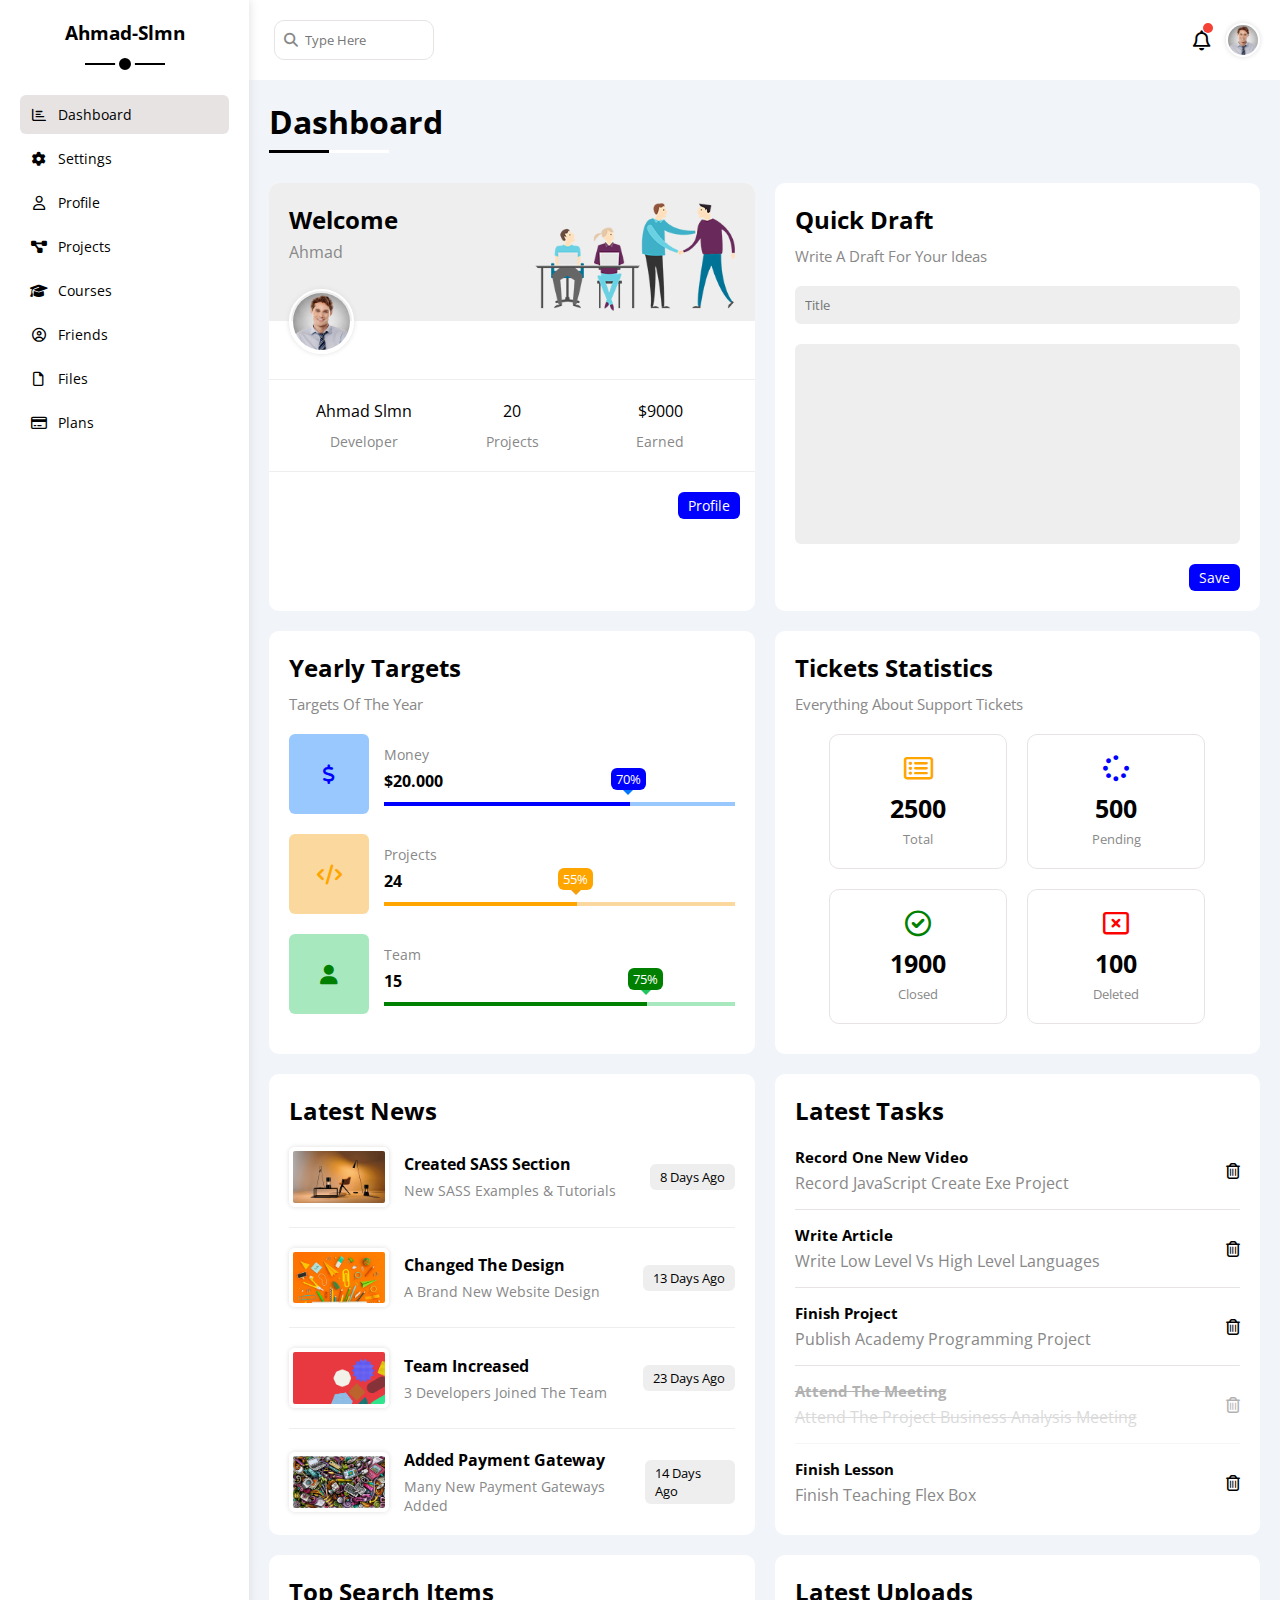
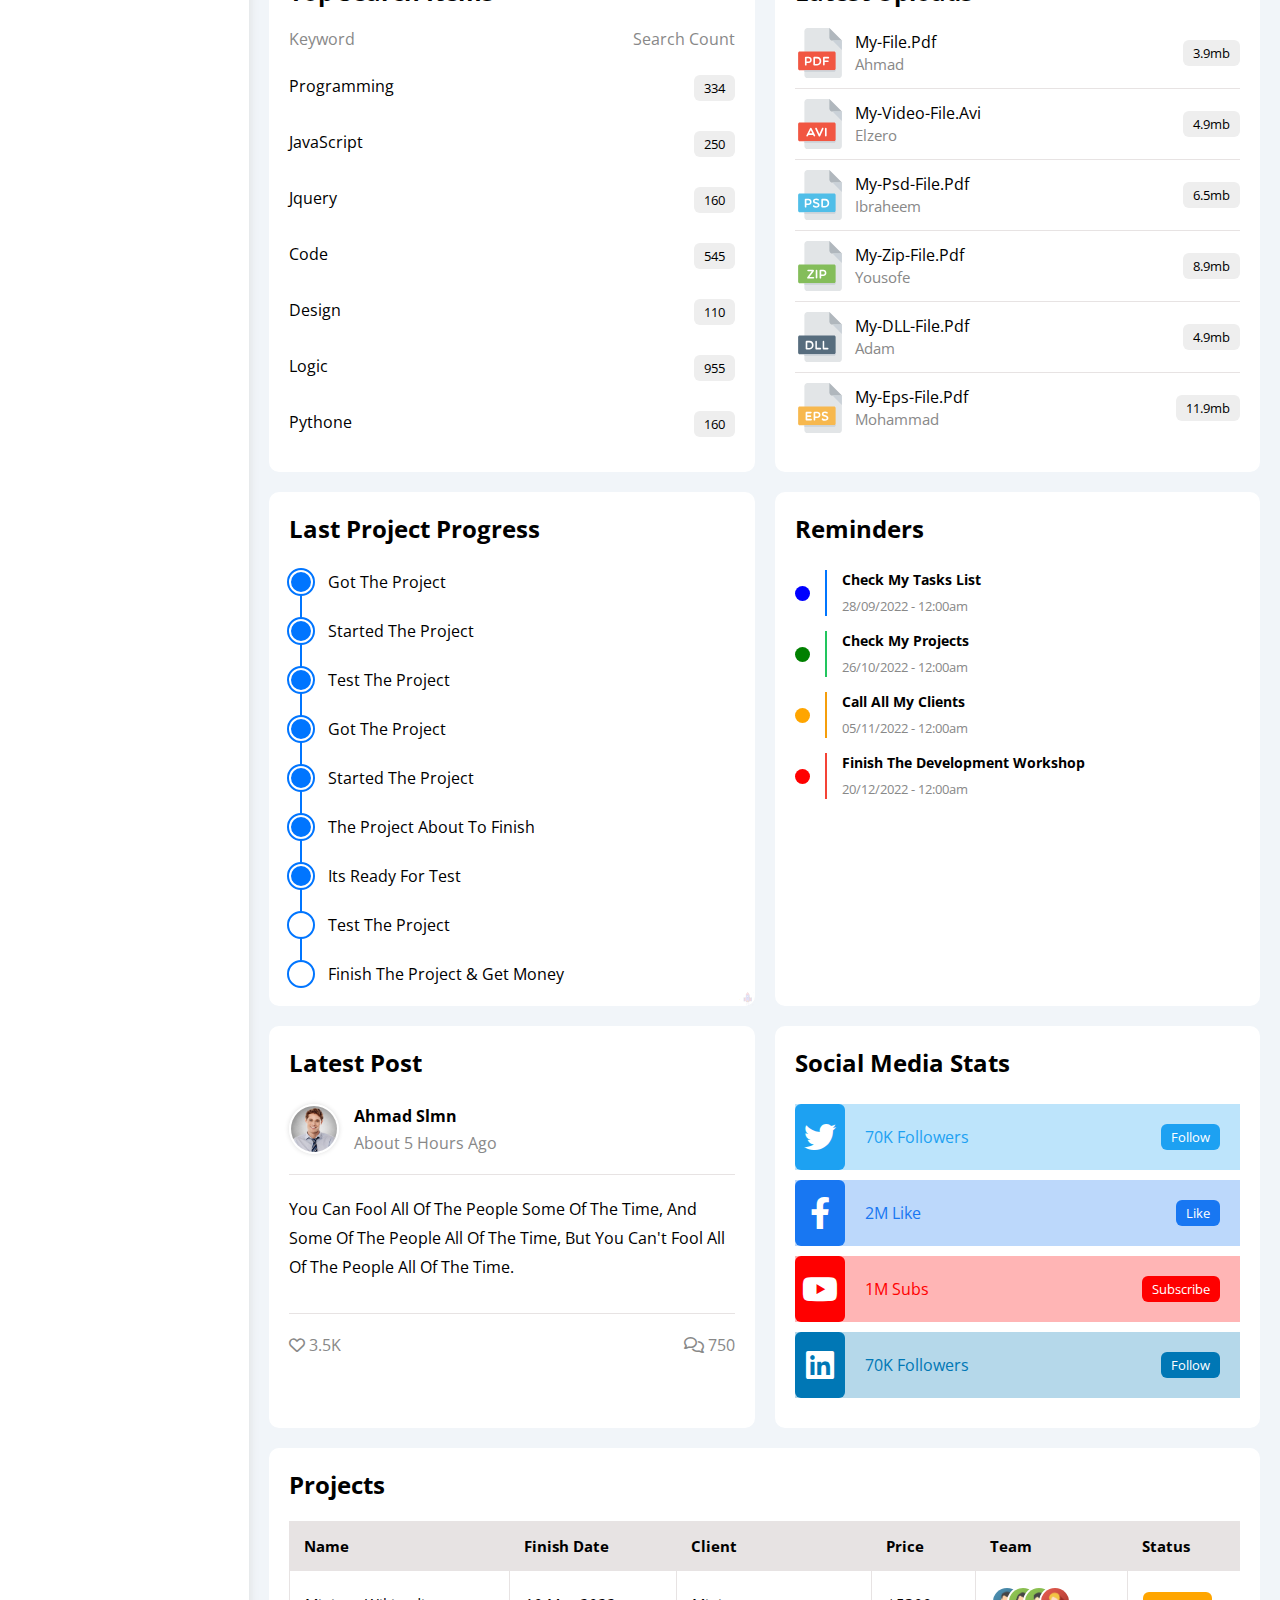
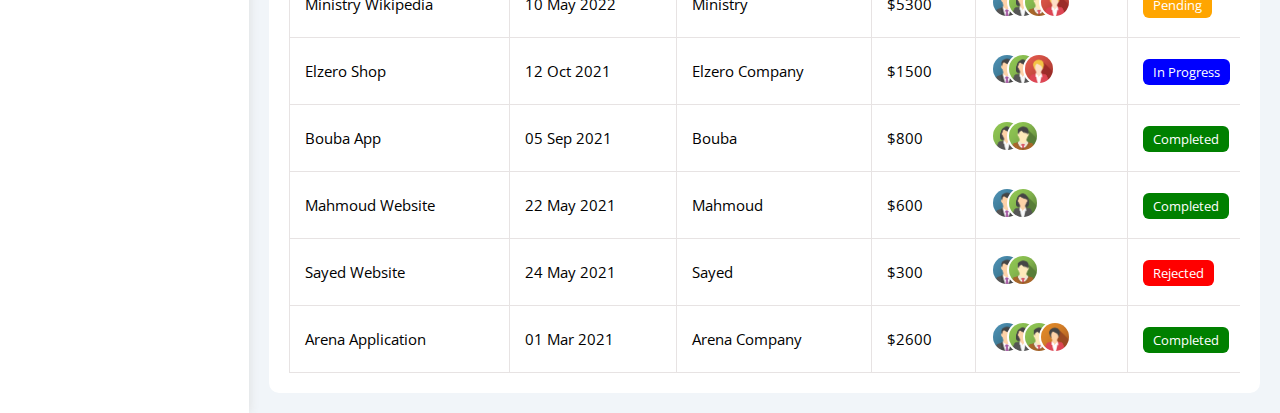
<file: index.html>
<!DOCTYPE html>
<html lang="en">

<head>
    <meta charset="UTF-8" />
    <meta http-equiv="X-UA-Compatible" content="IE=edge" />
    <meta name="viewport" content="width=device-width, initial-scale=1.0" />
    <title>Dashboard</title>
    <!-- Font Awesome -->
    <link rel="stylesheet" href="css/all.min.css" />
    <!-- Normalize -->
    <link href="css/normalize.css" />
    <link rel="preconnect" href="https://fonts.googleapis.com" />
    <link rel="preconnect" href="https://fonts.gstatic.com" crossorigin />
    <!-- Google Fonts -->
    <link href="https://fonts.googleapis.com/css2?family=Open+Sans:wght@300;500&display=swap" rel="stylesheet" />
    <!-- My Frame Work -->
    <link rel="stylesheet" href="css/myframework.css" />
    <!-- Main Css Style -->
    <link rel="stylesheet" href="css/style.css" />
</head>

<body>
    <div class="page d-flex">
        <!-- Star Sidebar -->
        <div class="sidebar bg-white p-20 p-relative">
            <h3 class="p-relative txt-c">ahmad<span>-slmn</span></h3>
            <ul>
                <li><a href="index.html" class="active d-flex align-center fs-14 c-black rad-6 p-10"> <i class="fa-regular fa-chart-bar fa-fw"></i>
                        <span>Dashboard</span>
                    </a>
                </li>
                <li>
                    <a class="d-flex align-center fs-14 c-black rad-6 p-10" href="settings.html">
                        <i class="fa-solid fa-gear fa-fw"></i>
                        <span>Settings</span>
                    </a>
                </li>
                <li>
                    <a class="d-flex align-center fs-14 c-black rad-6 p-10" href="profile.html">
                        <i class="fa-regular fa-user fa-fw"></i>
                        <span>Profile</span>
                    </a>
                </li>
                <li>
                    <a class="d-flex align-center fs-14 c-black rad-6 p-10" href="projects.html">
                        <i class="fa-solid fa-diagram-project fa-fw"></i>
                        <span>Projects</span>
                    </a>
                </li>
                <li>
                    <a class="d-flex align-center fs-14 c-black rad-6 p-10" href="courses.html">
                        <i class="fa-solid fa-graduation-cap fa-fw"></i>
                        <span>Courses</span>
                    </a>
                </li>
                <li>
                    <a class="d-flex align-center fs-14 c-black rad-6 p-10" href="friends.html">
                        <i class="fa-regular fa-circle-user fa-fw"></i>
                        <span>Friends</span>
                    </a>
                </li>
                <li>
                    <a class="d-flex align-center fs-14 c-black rad-6 p-10" href="files.html">
                        <i class="fa-regular fa-file fa-fw"></i>
                        <span>Files</span>
                    </a>
                </li>
                <li>
                    <a class="d-flex align-center fs-14 c-black rad-6 p-10" href="plans.html">
                        <i class="fa-regular fa-credit-card fa-fw"></i>
                        <span>Plans</span>
                    </a>
                </li>
            </ul>
        </div>
        <!-- End Sidebar -->

        <!-- Star Content -->
        <div class="content w-full">
            <!-- Start Head -->
            <div class="head bg-white p-15 between-flex">
                <div class="search p-relative">
                    <input class="p-10" type="search" placeholder="type here">
                </div>
                <div class="icons d-flex align-center">
                    <span class="p-relative notfication d-flex align-center">
                        <i class="fa-regular fa-bell fa-lg"></i>
                        <img src="imgs/client.png" alt="" />
                    </span>
                </div>
            </div>
            <!-- End Head -->
            <h1 class="p-relative">Dashboard</h1>
            <div class="wrapper d-grid gap-20">
                <!-- Start Welcome Widget -->
                <div class="welcome bg-white rad-10 text-c-mobil block-mobile">
                    <div class="intro p-20 d-flex space-between bg-eee">
                        <div>
                            <h2>Welcome</h2>
                            <p class="c-grey mt-5">Ahmad</p>
                        </div>
                        <img class="hide-mobile" src="imgs/welcome.png" alt="" />
                    </div>
                    <img src="imgs/client.png" alt="" class="avatar" />
                    <div class="body txt-c d-flex p-20 mt-20 mb-20 block-mobile">
                        <div>Ahmad Slmn <span class="d-block c-grey fs-14 mt-10">Developer</span></div>
                        <div>20 <span class="d-block c-grey fs-14 mt-10">Projects</span></div>
                        <div>$9000 <span class="d-block c-grey fs-14 mt-10">Earned</span></div>
                    </div>
                    <a href="profile.html" class="visit d-block fs-14 bg-blue c-white w-fit btn-shape">Profile</a>
                </div>
                <!-- End  Welcome Widget -->

                <!-- Start Quick Draft Widget -->
                <div class="quick-draft p-20 bg-white rad-10">
                    <h2 class="mt-0 mb-10">Quick Draft</h2>
                    <p class="mt-0 mb-20 c-grey fs-15">Write A Draft For Your Ideas</p>
                    <form>
                        <input class="d-block mb-20 w-full p-10 b-none bg-eee rad-6" type="text" placeholder="Title" />
                        <textarea class="d-block mb-20 w-full p-10 b-none bg-eee rad-6" id="myInput" maxlength="200" placeholder="Your Thought"> </textarea>
                        <input class="save d-block fs-14 bg-blue c-white b-none w-fit btn-shape" type="submit" value="Save" />
                        <span id="charCount"></span>
                    </form>
                </div>
                <!-- End Quick Draft Widget -->

                <!-- Start Targets Widget -->
                <div class="targets p-20 bg-white rad-10">
                    <h2 class="mt-0 mb-10">Yearly Targets</h2>
                    <p class="mt-0 mb-20 c-grey fs-15">Targets Of The Year</p>
                    <div class="target-row mb-20 blue d-flex align-center">
                        <div class="icon center-flex">
                            <i class="fa-solid fa-dollar-sign fa-lg c-blue"></i>
                        </div>
                        <div class="details">
                            <span class="fs-14 c-grey">Money</span>
                            <span class="d-block mt-5 mb-10 fw-bold">$20.000</span>
                            <div class="progress p-relative">
                                <span class="bg-blue blue" style="width: 70%">
                                    <span class="bg-blue">70%</span>
                                </span>
                            </div>
                        </div>
                    </div>
                    <div class="target-row mb-20 center-flex orange">
                        <div class="icon center-flex">
                            <i class="fa-solid fa-code fa-lg c-orange"></i>
                        </div>
                        <div class="details">
                            <span class="fs-14 c-grey">Projects</span>
                            <span class="d-block mt-5 mb-10 fw-bold">24</span>
                            <div class="progress p-relative">
                                <span class="bg-orange orange" style="width: 55%">
                                    <span class="bg-orange">55%</span>
                                </span>
                            </div>
                        </div>
                    </div>
                    <div class="target-row mb-20 center-flex green">
                        <div class="icon center-flex">
                            <i class="fa-solid fa-user fa-lg c-green"></i>
                        </div>
                        <div class="details">
                            <span class="fs-14 c-grey">Team</span>
                            <span class="d-block mt-5 mb-10 fw-bold">15</span>
                            <div class="progress p-relative">
                                <span class="bg-green green" style="width: 75%">
                                    <span class="bg-green">75%</span>
                                </span>
                            </div>
                        </div>
                    </div>
                </div>
                <!-- End Targets Widget -->

                <!-- Start Ticket Widget -->
                <div class="tickets p-20 bg-white rad-10">
                    <h2 class="mt-0 mb-10">Tickets Statistics</h2>
                    <p class="mt-0 mb-20 c-grey fs-15">Everything About Support Tickets</p>
                    <div class="d-flex txt-c gap-20 f-wrap">
                        <div class="box p-20 rad-10 fs-13 c-grey">
                            <i class="fa-regular fa-rectangle-list fa-2x mb-10 c-orange"></i>
                            <span class="d-block c-black fw-bold fs-25 mb-5">2500</span>
                            Total
                        </div>
                        <div class="box p-20 rad-10 fs-13 c-grey">
                            <i class="fa-solid fa-spinner fa-2x mb-10 c-blue"></i>
                            <span class="d-block c-black fw-bold fs-25 mb-5">500</span>
                            Pending
                        </div>
                        <div class="box p-20 rad-10 fs-13 c-grey">
                            <i class="fa-regular fa-circle-check fa-2x mb-10 c-green"></i>
                            <span class="d-block c-black fw-bold fs-25 mb-5">1900</span>
                            Closed
                        </div>
                        <div class="box p-20 rad-10 fs-13 c-grey">
                            <i class="fa-regular fa-rectangle-xmark fa-2x mb-10 c-red"></i>
                            <span class="d-block c-black fw-bold fs-25 mb-5">100</span>
                            Deleted
                        </div>
                    </div>
                </div>
                <!-- End Ticket Widget -->

                <!-- Start Latest News Widget -->
                <div class="latest-news p-20 bg-white rad-10 txt-c-mobile">
                    <h2 class="mt-0 mb-20">Latest News</h2>
                    <div class="news-row d-flex align-center">
                        <img src="imgs/news-01.png" alt="" />
                        <div class="info">
                            <h3>Created SASS Section</h3>
                            <p class="fs-14 c-grey">New SASS Examples &amp; Tutorials</p>
                        </div>
                        <div class="btn-shape bg-eee fs-13 label">8 Days Ago</div>
                    </div>
                    <div class="news-row d-flex align-center">
                        <img src="imgs/news-02.png" alt="" />
                        <div class="info">
                            <h3>Changed The Design</h3>
                            <p class="fs-14 c-grey">A Brand New Website Design</p>
                        </div>
                        <div class="btn-shape bg-eee fs-13 label">13 Days Ago</div>
                    </div>
                    <div class="news-row d-flex align-center">
                        <img src="imgs/news-03.png" alt="" />
                        <div class="info">
                            <h3>Team Increased</h3>
                            <p class="fs-14 c-grey">3 Developers Joined The Team</p>
                        </div>
                        <div class="btn-shape bg-eee fs-13 label">23 Days Ago</div>
                    </div>
                    <div class="news-row d-flex align-center">
                        <img src="imgs/news-04.png" alt="" />
                        <div class="info">
                            <h3>Added Payment Gateway</h3>
                            <p class="fs-14 c-grey">Many New Payment Gateways Added</p>
                        </div>
                        <div class="btn-shape bg-eee fs-13 label">14 Days Ago</div>
                    </div>
                </div>
                <!-- End Latest News Widget -->

                <!-- Start Tasks Widget -->
                <div class="tasks p-20 bg-white rad-10">
                    <h2 class="mt-0 mb-20">Latest Tasks</h2>
                    <div class="task-row between-flex">
                        <div class="info">
                            <h3 class="mt-0 mb-5 fs-15">Record One New Video</h3>
                            <p class="c-grey">Record JavaScript Create Exe Project</p>
                        </div>
                        <i class="fa-regular fa-trash-can delete"></i>
                    </div>
                    <div class="task-row between-flex">
                        <div class="info">
                            <h3 class="mt-0 mb-5 fs-15">Write Article</h3>
                            <p class="c-grey">Write Low Level vs High Level Languages</p>
                        </div>
                        <i class="fa-regular fa-trash-can delete"></i>
                    </div>
                    <div class="task-row between-flex">
                        <div class="info">
                            <h3 class="mt-0 mb-5 fs-15">Finish Project</h3>
                            <p class="c-grey">Publish Academy Programming Project</p>
                        </div>
                        <i class="fa-regular fa-trash-can delete"></i>
                    </div>
                    <div class="task-row between-flex done">
                        <div class="info">
                            <h3 class="mt-0 mb-5 fs-15">Attend The Meeting</h3>
                            <p class="c-grey">Attend The Project Business Analysis Meeting</p>
                        </div>
                        <i class="fa-regular fa-trash-can delete"></i>
                    </div>
                    <div class="task-row between-flex">
                        <div class="info">
                            <h3 class="mt-0 mb-5 fs-15">Finish Lesson</h3>
                            <p class="c-grey">Finish Teaching Flex Box</p>
                        </div>
                        <i class="fa-regular fa-trash-can delete"></i>
                    </div>
                </div>
                <!-- End Tasks -->

                <!-- Start Top Search Word Widget -->
                <div class="search-items p-20 bg-white rad-10">
                    <h2 class="mt-0 mb-20">Top Search Items</h2>
                    <div class="items-head d-flex space-between c-grey mb-10">
                        <div>Keyword</div>
                        <div>Search Count</div>
                    </div>
                    <div class="items d-flex space-between pt-15 pb-15">
                        <span>Programming</span>
                        <span class="bg-eee fs-13 btn-shape">334</span>
                    </div>
                    <div class="items d-flex space-between pt-15 pb-15">
                        <span>JavaScript</span>
                        <span class="bg-eee btn-shape fs-13">250</span>
                    </div>
                    <div class="items d-flex space-between pt-15 pb-15">
                        <span>jquery</span>
                        <span class="bg-eee btn-shape fs-13">160</span>
                    </div>
                    <div class="items d-flex space-between pt-15 pb-15">
                        <span>Code</span>
                        <span class="bg-eee btn-shape fs-13">545</span>
                    </div>
                    <div class="items d-flex space-between pt-15 pb-15">
                        <span>Design</span>
                        <span class="bg-eee btn-shape fs-13">110</span>
                    </div>
                    <div class="items d-flex space-between pt-15 pb-15">
                        <span>Logic</span>
                        <span class="bg-eee btn-shape fs-13">955</span>
                    </div>
                    <div class="items d-flex space-between pt-15 pb-15">
                        <span>pythone</span>
                        <span class="bg-eee btn-shape fs-13">160</span>
                    </div>
                </div>
                <!-- End Top Search Word Widget -->

                <!-- Start Latest Uploads Widget -->
                <div class="latest-uploads p-20 bg-white rad-10">
                    <h2 class="mt-0 mb-20">Latest Uploads</h2>
                    <ul>
                        <li class="between-flex pb-10 mb-10">
                            <div class="d-flex align-center">
                                <img class="mr-10" src="imgs/pdf.svg" alt="" />
                                <div>
                                    <span class="d-block">my-file.pdf</span>
                                    <span class="fs-15 c-grey">Ahmad</span>
                                </div>
                            </div>
                            <div class="bg-eee btn-shape fs-13">3.9mb</div>
                        </li>
                        <li class="between-flex pb-10 mb-10">
                            <div class="d-flex align-center">
                                <img class="mr-10" src="imgs/avi.svg" alt="" />
                                <div>
                                    <span class="d-block">My-Video-File.avi</span>
                                    <span class="fs-15 c-grey">Elzero</span>
                                </div>
                            </div>
                            <div class="bg-eee btn-shape fs-13">4.9mb</div>
                        </li>
                        <li class="between-flex pb-10 mb-10">
                            <div class="d-flex align-center">
                                <img class="mr-10" src="imgs/psd.svg" alt="" />
                                <div>
                                    <span class="d-block">My-Psd-File.pdf</span>
                                    <span class="fs-15 c-grey">ibraheem</span>
                                </div>
                            </div>
                            <div class="bg-eee btn-shape fs-13">6.5mb</div>
                        </li>
                        <li class="between-flex pb-10 mb-10">
                            <div class="d-flex align-center">
                                <img class="mr-10" src="imgs/zip.svg" alt="" />
                                <div>
                                    <span class="d-block">My-Zip-File.pdf</span>
                                    <span class="fs-15 c-grey">yousofe</span>
                                </div>
                            </div>
                            <div class="bg-eee btn-shape fs-13">8.9mb</div>
                        </li>
                        <li class="between-flex pb-10 mb-10">
                            <div class="d-flex align-center">
                                <img class="mr-10" src="imgs/dll.svg" alt="" />
                                <div>
                                    <span class="d-block">My-DLL-File.pdf</span>
                                    <span class="fs-15 c-grey">adam</span>
                                </div>
                            </div>
                            <div class="bg-eee btn-shape fs-13">4.9mb</div>
                        </li>
                        <li class="between-flex">
                            <div class="d-flex align-center">
                                <img class="mr-10" src="imgs/eps.svg" alt="" />
                                <div>
                                    <span class="d-block">My-Eps-File.pdf</span>
                                    <span class="fs-15 c-grey">mohammad</span>
                                </div>
                            </div>
                            <div class="bg-eee btn-shape fs-13">11.9mb</div>
                        </li>
                    </ul>
                </div>
                <!-- End Latest Uploads Widget -->

                <!-- Start Last Project Progress Widget -->
                <div class="last-project p-20 bg-white rad-10 p-relative">
                    <h2 class="mt-0 mb-20">Last Project Progress</h2>
                    <ul class="p-relative">
                        <li class="mt-25 d-flex align-center done">Got The Project</li>
                        <li class="mt-25 d-flex align-center done">Started The Project</li>
                        <li class="mt-25 d-flex align-center done">Test The Project</li>
                        <li class="mt-25 d-flex align-center done">Got The Project</li>
                        <li class="mt-25 d-flex align-center done">Started The Project</li>
                        <li class="mt-25 d-flex align-center done">The Project About To Finish</li>
                        <li class="mt-25 d-flex align-center done">its ready for test</li>
                        <li class="mt-25 d-flex align-center current">Test The Project</li>
                        <li class="mt-25 d-flex align-center">Finish The Project &amp; Get Money</li>

                    </ul>
                    <img class="launch-icon hide-mobile" src="imgs/project.png" alt="" />
                </div>
                <!-- End Last Project Progress Widget -->

                <!-- Start Reminders Widget -->
                <div class="reminders p-20 bg-white rad-10 p-relative">
                    <h2 class="mb-25">Reminders</h2>
                    <ul>
                        <li class="d-flex align-center mt-15">
                            <span class="key bg-blue mr-15 d-block rad-half"></span>
                            <div class="pl-15 blue">
                                <p class="fs-14 fw-bold mt-0 mb-5">Check My Tasks List</p>
                                <span class="fs-13 c-grey">28/09/2022 - 12:00am</span>
                            </div>
                        </li>
                        <li class="d-flex align-center mt-15">
                            <span class="key bg-green mr-15 d-block rad-half"></span>
                            <div class="pl-15 green">
                                <p class="fs-14 fw-bold mt-0 mb-5">Check My Projects</p>
                                <span class="fs-13 c-grey">26/10/2022 - 12:00am</span>
                            </div>
                        </li>
                        <li class="d-flex align-center mt-15">
                            <span class="key bg-orange mr-15 d-block rad-half"></span>
                            <div class="pl-15 orange">
                                <p class="fs-14 fw-bold mt-0 mb-5">Call All My Clients</p>
                                <span class="fs-13 c-grey">05/11/2022 - 12:00am</span>
                            </div>
                        </li>
                        <li class="d-flex align-center mt-15">
                            <span class="key bg-red mr-15 d-block rad-half"></span>
                            <div class="pl-15 red">
                                <p class="fs-14 fw-bold mt-0 mb-5">Finish The Development Workshop</p>
                                <span class="fs-13 c-grey">20/12/2022 - 12:00am</span>
                            </div>
                        </li>
                    </ul>
                </div>
                <!-- End Reminders Widget -->

                <!-- Start Latest Post Widget -->
                <div class="latest-post p-20 bg-white rad-10 p-relative">
                    <h2 class="mt-0 mb-25">Latest Post</h2>
                    <div class="top d-flex align-center">
                        <img class="avatar mr-15" src="imgs/client.png" alt="" />
                        <div class="info">
                            <span class="d-block mb-5 fw-bold">ahmad slmn</span>
                            <span class="c-grey">About 5 Hours Ago</span>
                        </div>
                    </div>
                    <div class="post-content txt-c-mobile pt-20 pb-20 mt-20 mb-20">
                        You can fool all of the people some of the time, and some of the people all of the time, but you can't
                        fool all of the people all of the time.
                    </div>
                    <div class="post-stats between-flex c-grey">
                        <div>
                            <i class="fa-regular fa-heart"></i>
                            <span>3.5K</span>
                        </div>
                        <div>
                            <i class="fa-regular fa-comments"></i>
                            <span>750</span>
                        </div>
                    </div>
                </div>
                <!-- End Latest Post Widget -->

                <!-- Start Social Media Stats Widget -->
                <div class="social-media p-20 bg-white rad-10 p-relative">
                    <h2 class="mt-0 mb-25">Social Media Stats</h2>
                    <div class="box twitter p-15 p-relative mb-10 between-flex">
                        <i class="fa-brands fa-twitter fa-2x c-white h-full center-flex"></i>
                        <span>70K Followers</span>
                        <a class="fs-13 c-white btn-shape" href="#">Follow</a>
                    </div>
                    <div class="box facebook p-15 p-relative mb-10 between-flex">
                        <i class="fa-brands fa-facebook-f fa-2x c-white h-full center-flex"></i>
                        <span>2M Like</span>
                        <a class="fs-13 c-white btn-shape" href="#">Like</a>
                    </div>
                    <div class="box youtube p-15 p-relative mb-10 between-flex">
                        <i class="fa-brands fa-youtube fa-2x c-white h-full center-flex"></i>
                        <span>1M Subs</span>
                        <a class="fs-13 c-white btn-shape" href="#">Subscribe</a>
                    </div>
                    <div class="box linkedin p-15 p-relative mb-10 between-flex">
                        <i class="fa-brands fa-linkedin fa-2x c-white h-full center-flex"></i>
                        <span>70K Followers</span>
                        <a class="fs-13 c-white btn-shape" href="#">Follow</a>
                    </div>
                </div>
                <!-- Start End Media Stats Widget -->
            </div>

            <!-- Start Projects Table -->
            <div class="projects p-20 bg-white rad-10 m-20">
                <h2 class="mt-0 mb-20">Projects</h2>
                <div class="responsive-table">
                    <table class="fs-15 w-full">
                        <thead>
                            <tr>
                                <td>Name</td>
                                <td>Finish Date</td>
                                <td>Client</td>
                                <td>Price</td>
                                <td>Team</td>
                                <td>Status</td>
                            </tr>
                        </thead>
                        <tbody>
                            <tr>
                                <td>Ministry Wikipedia</td>
                                <td>10 May 2022</td>
                                <td>Ministry</td>
                                <td>$5300</td>
                                <td>
                                    <img src="imgs/team-01.png" alt="" />
                                    <img src="imgs/team-02.png" alt="" />
                                    <img src="imgs/team-03.png" alt="" />
                                    <img src="imgs/team-05.png" alt="" />
                                </td>
                                <td>
                                    <span class="label btn-shape bg-orange c-white">Pending</span>
                                </td>
                            </tr>
                            <tr>
                                <td>Elzero Shop</td>
                                <td>12 Oct 2021</td>
                                <td>Elzero Company</td>
                                <td>$1500</td>
                                <td>
                                    <img src="imgs/team-01.png" alt="" />
                                    <img src="imgs/team-02.png" alt="" />
                                    <img src="imgs/team-05.png" alt="" />
                                </td>
                                <td><span class="label btn-shape bg-blue c-white">In Progress</span></td>
                            </tr>
                            <tr>
                                <td>Bouba App</td>
                                <td>05 Sep 2021</td>
                                <td>Bouba</td>
                                <td>$800</td>
                                <td>
                                    <img src="imgs/team-02.png" alt="" />
                                    <img src="imgs/team-03.png" alt="" />
                                </td>
                                <td><span class="label btn-shape bg-green c-white">Completed</span></td>
                            </tr>
                            <tr>
                                <td>Mahmoud Website</td>
                                <td>22 May 2021</td>
                                <td>Mahmoud</td>
                                <td>$600</td>
                                <td>
                                    <img src="imgs/team-01.png" alt="" />
                                    <img src="imgs/team-02.png" alt="" />
                                </td>
                                <td><span class="label btn-shape bg-green c-white">Completed</span></td>
                            </tr>
                            <tr>
                                <td>Sayed Website</td>
                                <td>24 May 2021</td>
                                <td>Sayed</td>
                                <td>$300</td>
                                <td>
                                    <img src="imgs/team-01.png" alt="" />
                                    <img src="imgs/team-03.png" alt="" />
                                </td>
                                <td><span class="label btn-shape bg-red c-white">Rejected</span></td>
                            </tr>
                            <tr>
                                <td>Arena Application</td>
                                <td>01 Mar 2021</td>
                                <td>Arena Company</td>
                                <td>$2600</td>
                                <td>
                                    <img src="imgs/team-01.png" alt="" />
                                    <img src="imgs/team-02.png" alt="" />
                                    <img src="imgs/team-03.png" alt="" />
                                    <img src="imgs/team-04.png" alt="" />
                                </td>
                                <td><span class="label btn-shape bg-green c-white">Completed</span></td>
                            </tr>
                        </tbody>
                    </table>
                </div>
            </div>
            <!-- End Projects Table -->
        </div>
    </div>
    <!-- Main Content -->
    <i class="fa fa-arrow-up" id="arrow-up"></i>
    <script src="js/main.js"></script>
</body></html>
</file>
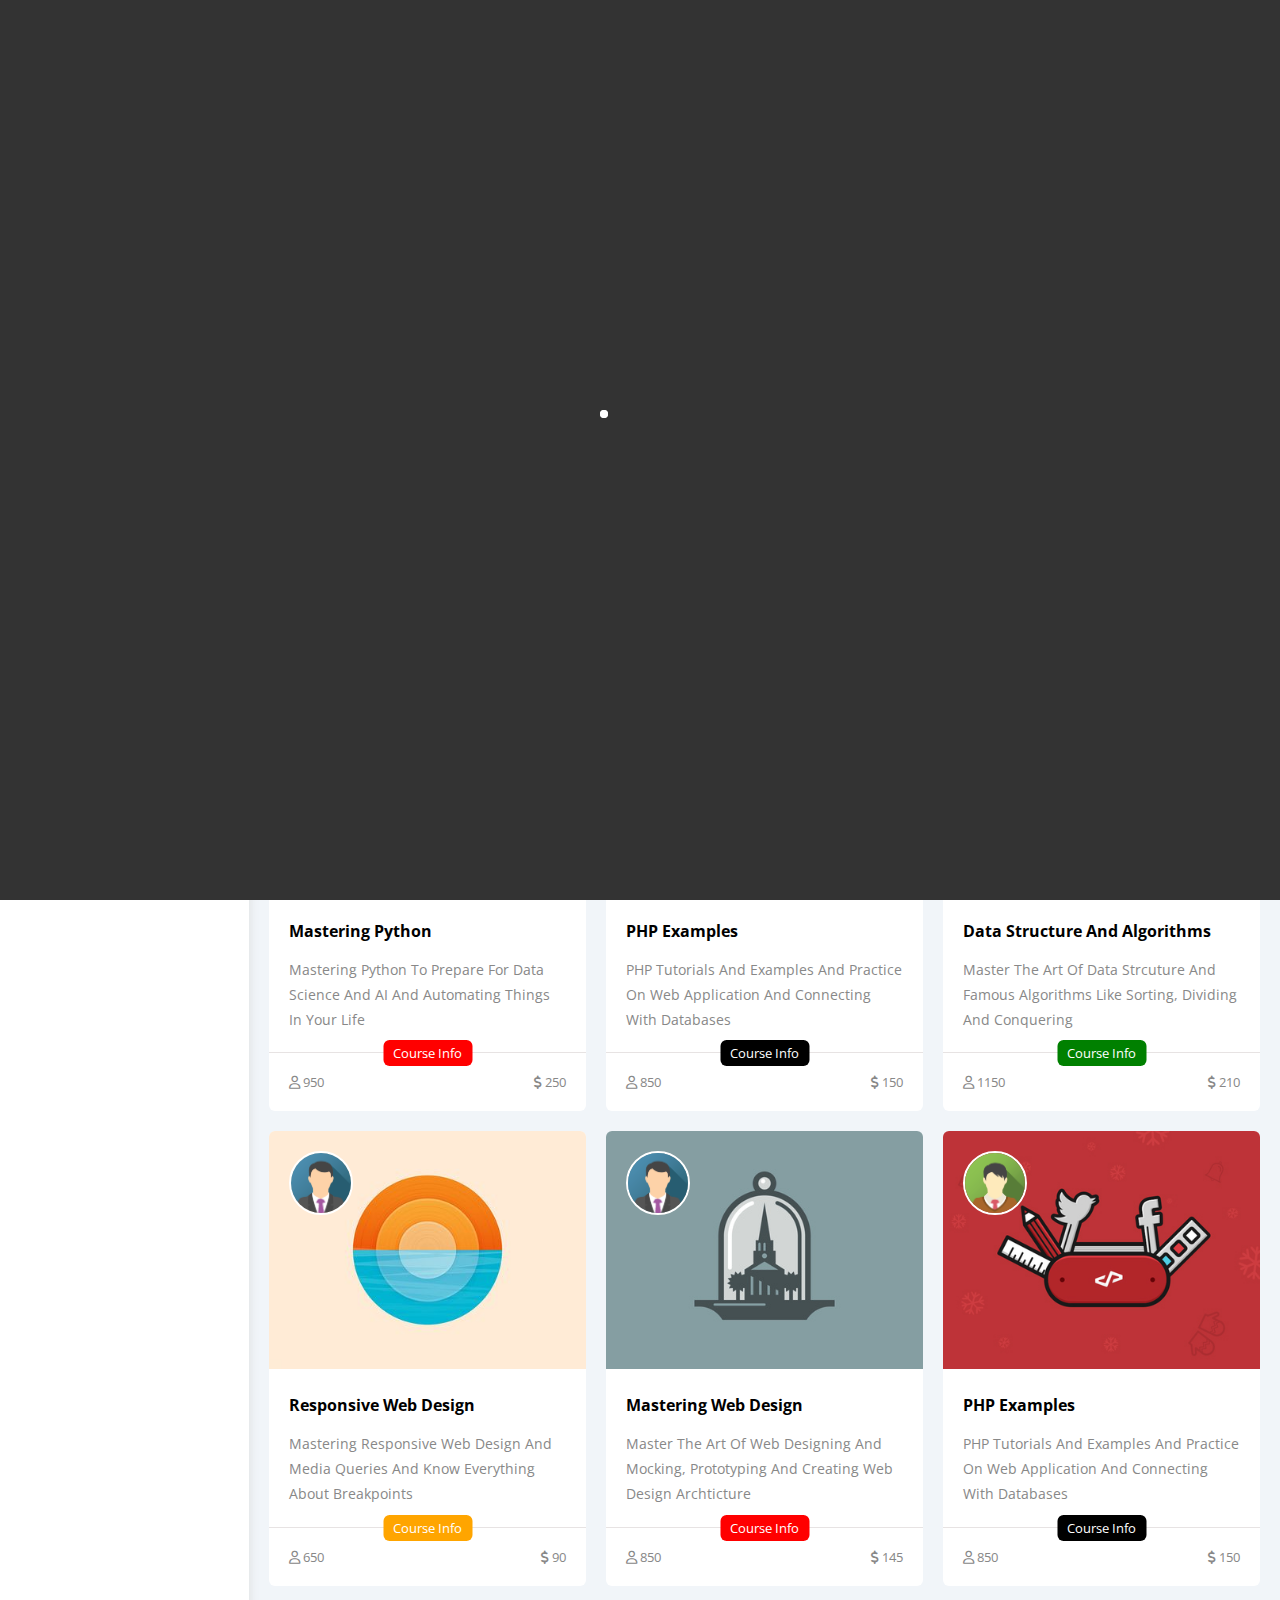
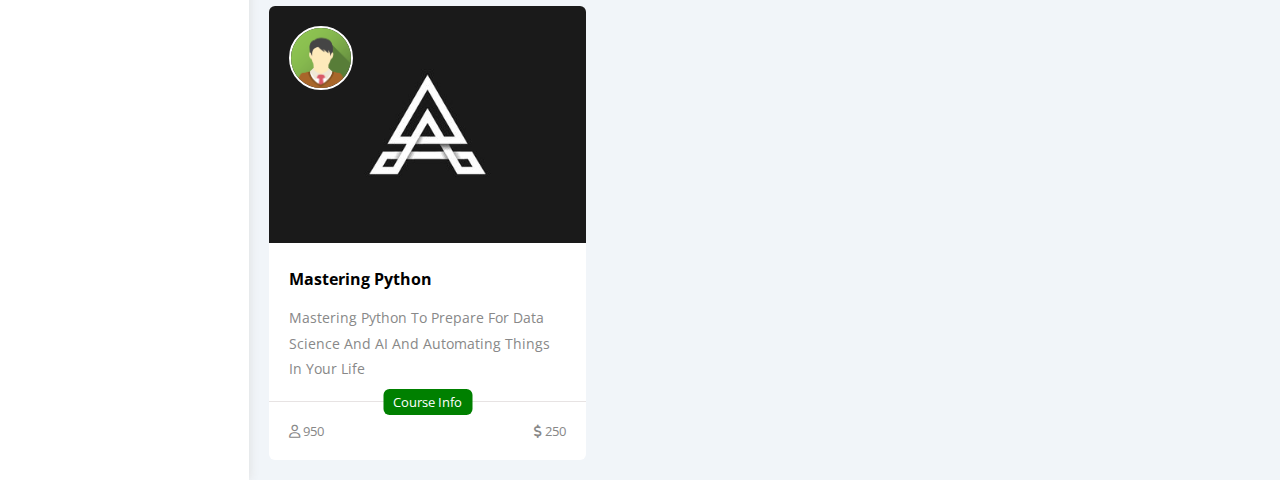
<file: courses.html>
<!DOCTYPE html>
<html lang="en">

<head>
    <meta charset="UTF-8" />
    <meta http-equiv="X-UA-Compatible" content="IE=edge" />
    <meta name="viewport" content="width=device-width, initial-scale=1.0" />
    <title>Courses</title>
    <!-- Font Awesome -->
    <link rel="stylesheet" href="css/all.min.css" />
    <!-- Normalize -->
    <link href="css/normalize.css" />
    <link rel="preconnect" href="https://fonts.googleapis.com" />
    <link rel="preconnect" href="https://fonts.gstatic.com" crossorigin />
    <!-- Google Fonts -->
    <link href="https://fonts.googleapis.com/css2?family=Open+Sans:wght@300;500&display=swap" rel="stylesheet" />
    <!-- My Frame Work -->
    <link rel="stylesheet" href="css/myframework.css" />
    <!-- Main Css Style -->
    <link rel="stylesheet" href="css/style.css" />
    <!-- Website Icon -->
    <link rel="icon" href="imgs/online-course.png">
</head>

<body>
    <div class="page d-flex">
        <!-- Star Sidebar -->
        <div class="sidebar bg-white p-20 p-relative">
            <h3 class="p-relative txt-c">ahmad<span>-slmn</span></h3>
            <ul>
                <li><a href="index.html" class="d-flex align-center fs-14 c-black rad-6 p-10"> <i class="fa-regular fa-chart-bar fa-fw"></i>
                        <span>Dashboard</span>
                    </a>
                </li>
                <li>
                    <a class="d-flex align-center fs-14 c-black rad-6 p-10" href="settings.html">
                        <i class="fa-solid fa-gear fa-fw"></i>
                        <span>Settings</span>
                    </a>
                </li>
                <li>
                    <a class="d-flex align-center fs-14 c-black rad-6 p-10" href="profile.html">
                        <i class="fa-regular fa-user fa-fw"></i>
                        <span>Profile</span>
                    </a>
                </li>
                <li>
                    <a class="d-flex align-center fs-14 c-black rad-6 p-10" href="projects.html">
                        <i class="fa-solid fa-diagram-project fa-fw"></i>
                        <span>Projects</span>
                    </a>
                </li>
                <li>
                    <a class="active d-flex align-center fs-14 c-black rad-6 p-10" href="courses.html">
                        <i class="fa-solid fa-graduation-cap fa-fw"></i>
                        <span>Courses</span>
                    </a>
                </li>
                <li>
                    <a class="d-flex align-center fs-14 c-black rad-6 p-10" href="friends.html">
                        <i class="fa-regular fa-circle-user fa-fw"></i>
                        <span>Friends</span>
                    </a>
                </li>
                <li>
                    <a class="d-flex align-center fs-14 c-black rad-6 p-10" href="files.html">
                        <i class="fa-regular fa-file fa-fw"></i>
                        <span>Files</span>
                    </a>
                </li>
                <li>
                    <a class="d-flex align-center fs-14 c-black rad-6 p-10" href="plans.html">
                        <i class="fa-regular fa-credit-card fa-fw"></i>
                        <span>Plans</span>
                    </a>
                </li>
            </ul>
        </div>
        <!-- End Sidebar -->

        <!-- Star Content -->
        <div class="content w-full">
            <!-- Start Head -->
            <div class="head bg-white p-15 between-flex">
                <div class="search p-relative">
                    <input class="p-10" type="search" placeholder="type here">
                </div>
                <div class="icons d-flex align-center">
                    <span class="p-relative notfication d-flex align-center">
                        <i class="fa-regular fa-bell fa-lg"></i>
                        <img src="imgs/client.png" alt="" />
                    </span>
                </div>
            </div>
            <!-- End Head -->
            <h1 class="p-relative">courses</h1>
            <div class="courses-page d-grid m-20 gap-20">
                <!-- Start Course 1 -->
                <div class="course bg-white rad-6 p-relative">
                    <img class="cover" src="imgs/course-05.jpg" alt="" />
                    <img class="instructor" src="imgs/team-01.png" alt="" />
                    <div class="p-20">
                        <h4>Mastering Web Design</h4>
                        <p class="description c-grey mt-15 fs-14">
                            Master The Art Of Web Designing And Mocking, Prototyping And Creating Web Design Architecture
                        </p>
                    </div>
                    <div class="info p-15 p-relative between-flex">
                        <span class="title bg-blue c-white btn-shape">Course Info</span>
                        <span class="c-grey">
                            <i class="fa-regular fa-user"></i>
                            840
                        </span>
                        <span class="c-grey">
                            <i class="fa-solid fa-dollar-sign"></i>
                            265
                        </span>
                    </div>
                </div>
                <!-- End Course 1 -->

                <!-- Start Course 2 -->
                <div class="course bg-white rad-6 p-relative">
                    <img class="cover" src="imgs/course-04.jpg" alt="" />
                    <img class="instructor" src="imgs/team-02.png" alt="" />
                    <div class="p-20">
                        <h4>Data Structure And Algorithms</h4>
                        <p class="description c-grey mt-15 fs-14">
                            Master The Art Of Data Strcuture And Famous Algorithms Like Sorting, Dividing And Conquering
                        </p>
                    </div>
                    <div class="info p-15 p-relative between-flex">
                        <span class="title bg-orange c-white btn-shape">Course Info</span>
                        <span class="c-grey"> <i class="fa-regular fa-user"></i> 1150</span>
                        <span class="c-grey"><i class="fa-solid fa-dollar-sign"></i> 210</span>
                    </div>
                </div>
                <!-- End Course 2 -->

                <!-- Start Course 3 -->
                <div class="course bg-white rad-6 p-relative">
                    <img class="cover" src="imgs/course-03.jpg" alt="" />
                    <img class="instructor" src="imgs/team-01.png" alt="" />
                    <div class="p-20">
                        <h4>Responsive Web Design</h4>
                        <p class="description c-grey mt-15 fs-14">
                            Mastering Responsive Web Design And Media Queries And Know Everything About Breakpoints
                        </p>
                    </div>
                    <div class="info p-15 p-relative between-flex">
                        <span class="title bg-blue c-white btn-shape">Course Info</span>
                        <span class="c-grey"> <i class="fa-regular fa-user"></i> 650</span>
                        <span class="c-grey"><i class="fa-solid fa-dollar-sign"></i> 90</span>
                    </div>
                </div>
                <!-- End Course 3 -->

                <!-- Start Course 4 -->
                <div class="course bg-white rad-6 p-relative">
                    <img class="cover" src="imgs/course-02.jpg" alt="" />
                    <img class="instructor" src="imgs/team-03.png" alt="" />
                    <div class="p-20">
                        <h4>Mastering Python</h4>
                        <p class="description c-grey mt-15 fs-14">
                            Mastering Python To Prepare For Data Science And AI And Automating Things in Your Life
                        </p>
                    </div>
                    <div class="info p-15 p-relative between-flex">
                        <span class="title bg-red c-white btn-shape">Course Info</span>
                        <span class="c-grey"> <i class="fa-regular fa-user"></i> 950</span>
                        <span class="c-grey"><i class="fa-solid fa-dollar-sign"></i> 250</span>
                    </div>
                </div>
                <!-- End Course 4 -->

                <!-- Start Course 5 -->
                <div class="course bg-white rad-6 p-relative">
                    <img class="cover" src="imgs/course-01.jpg" alt="" />
                    <img class="instructor" src="imgs/team-03.png" alt="" />
                    <div class="p-20">
                        <h4>PHP Examples</h4>
                        <p class="description c-grey mt-15 fs-14">
                            PHP Tutorials And Examples And Practice On Web Application And Connecting With Databases
                        </p>
                    </div>
                    <div class="info p-15 p-relative between-flex">
                        <span class="title bg-black c-white btn-shape">Course Info</span>
                        <span class="c-grey"> <i class="fa-regular fa-user"></i> 850</span>
                        <span class="c-grey"><i class="fa-solid fa-dollar-sign"></i> 150</span>
                    </div>
                </div>
                <!-- End Course 5 -->

                <!-- Start Course 6 -->
                <div class="course bg-white rad-6 p-relative">
                    <img class="cover" src="imgs/course-05.jpg" alt="" />
                    <img class="instructor" src="imgs/team-02.png" alt="" />
                    <div class="p-20">
                        <h4>Data Structure And Algorithms</h4>
                        <p class="description c-grey mt-15 fs-14">
                            Master The Art Of Data Strcuture And Famous Algorithms Like Sorting, Dividing And Conquering
                        </p>
                    </div>
                    <div class="info p-15 p-relative between-flex">
                        <span class="title bg-green c-white btn-shape">Course Info</span>
                        <span class="c-grey"> <i class="fa-regular fa-user"></i> 1150</span>
                        <span class="c-grey"><i class="fa-solid fa-dollar-sign"></i> 210</span>
                    </div>
                </div>
                <!-- End Course 6 -->

                <!-- Start Course 7 -->
                <div class="course bg-white rad-6 p-relative">
                    <img class="cover" src="imgs/course-03.jpg" alt="" />
                    <img class="instructor" src="imgs/team-01.png" alt="" />
                    <div class="p-20">
                        <h4>Responsive Web Design</h4>
                        <p class="description c-grey mt-15 fs-14">
                            Mastering Responsive Web Design And Media Queries And Know Everything About Breakpoints
                        </p>
                    </div>
                    <div class="info p-15 p-relative between-flex">
                        <span class="title bg-orange c-white btn-shape">Course Info</span>
                        <span class="c-grey"> <i class="fa-regular fa-user"></i> 650</span>
                        <span class="c-grey"><i class="fa-solid fa-dollar-sign"></i> 90</span>
                    </div>
                </div>
                <!-- End Course 7 -->

                <!-- Start Course 8 -->
                <div class="course bg-white rad-6 p-relative">
                    <img class="cover" src="imgs/course-04.jpg" alt="" />
                    <img class="instructor" src="imgs/team-01.png" alt="" />
                    <div class="p-20">
                        <h4>Mastering Web Design</h4>
                        <p class="description c-grey mt-15 fs-14">
                            Master The Art Of Web Designing And Mocking, Prototyping And Creating Web Design Archticture
                        </p>
                    </div>
                    <div class="info p-15 p-relative between-flex">
                        <span class="title bg-red c-white btn-shape">Course Info</span>
                        <span class="c-grey"> <i class="fa-regular fa-user"></i> 850</span>
                        <span class="c-grey"><i class="fa-solid fa-dollar-sign"></i> 145</span>
                    </div>
                </div>
                <!-- End Course 8 -->

                <!-- Start Course 9 -->
                <div class="course bg-white rad-6 p-relative">
                    <img class="cover" src="imgs/course-05.jpg" alt="" />
                    <img class="instructor" src="imgs/team-03.png" alt="" />
                    <div class="p-20">
                        <h4>PHP Examples</h4>
                        <p class="description c-grey mt-15 fs-14">
                            PHP Tutorials And Examples And Practice On Web Application And Connecting With Databases
                        </p>
                    </div>
                    <div class="info p-15 p-relative between-flex">
                        <span class="title bg-black c-white btn-shape">Course Info</span>
                        <span class="c-grey"> <i class="fa-regular fa-user"></i> 850</span>
                        <span class="c-grey"><i class="fa-solid fa-dollar-sign"></i> 150</span>
                    </div>
                </div>
                <!-- End Course 9 -->

                <!-- Start Course 10 -->
                <div class="course bg-white rad-6 p-relative">
                    <img class="cover" src="imgs/course-01.jpg" alt="" />
                    <img class="instructor" src="imgs/team-03.png" alt="" />
                    <div class="p-20">
                        <h4>Mastering Python</h4>
                        <p class="description c-grey mt-15 fs-14">
                            Mastering Python To Prepare For Data Science And AI And Automating Things in Your Life
                        </p>
                    </div>
                    <div class="info p-15 p-relative between-flex">
                        <span class="title bg-green c-white btn-shape">Course Info</span>
                        <span class="c-grey"> <i class="fa-regular fa-user"></i> 950</span>
                        <span class="c-grey"><i class="fa-solid fa-dollar-sign"></i> 250</span>
                    </div>
                </div>
                <!-- End Course 10 -->
            </div>
        </div>
    </div>
    <i class="fa fa-arrow-up" id="arrow-up"></i>
    <div class="loader">
        <div class="lds-ripple">
            <div></div>
            <div></div>
        </div>
    </div>
    <script src="js/main.js"></script>
</body>

</html>
</file>
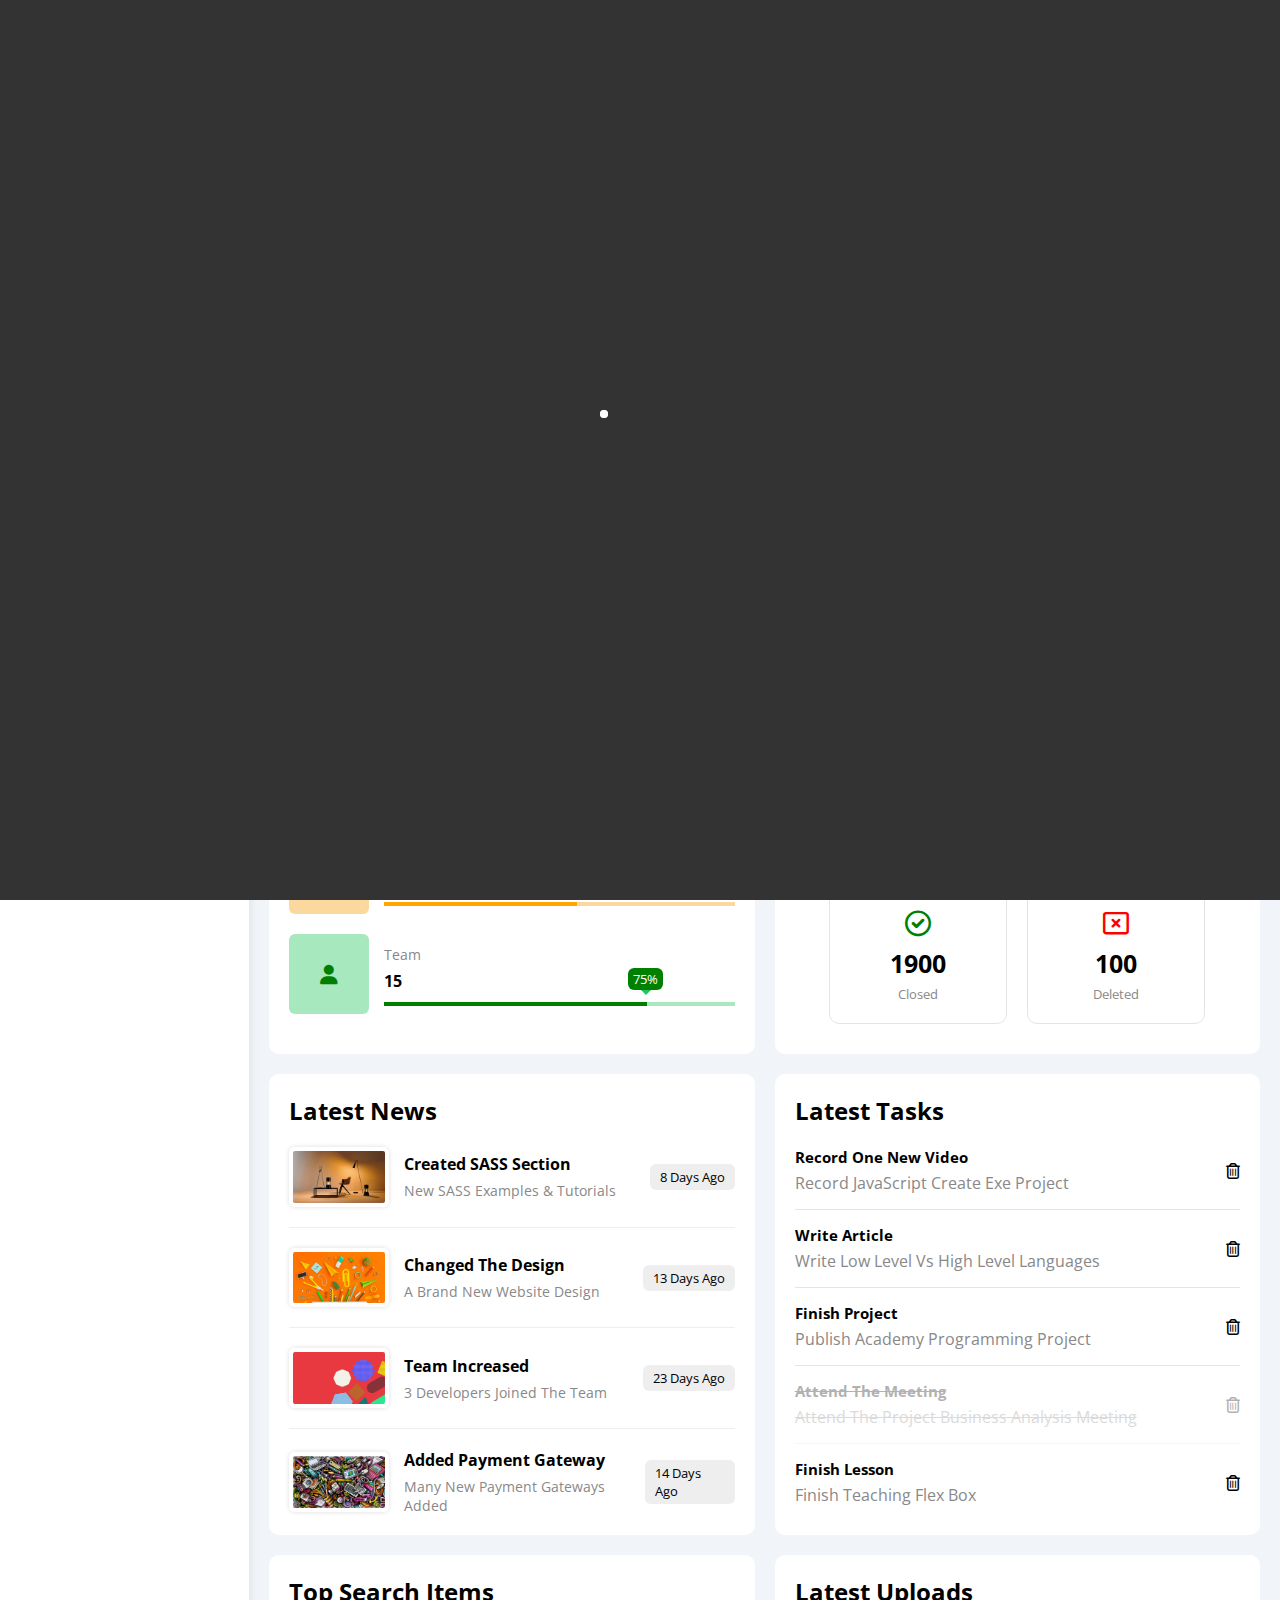
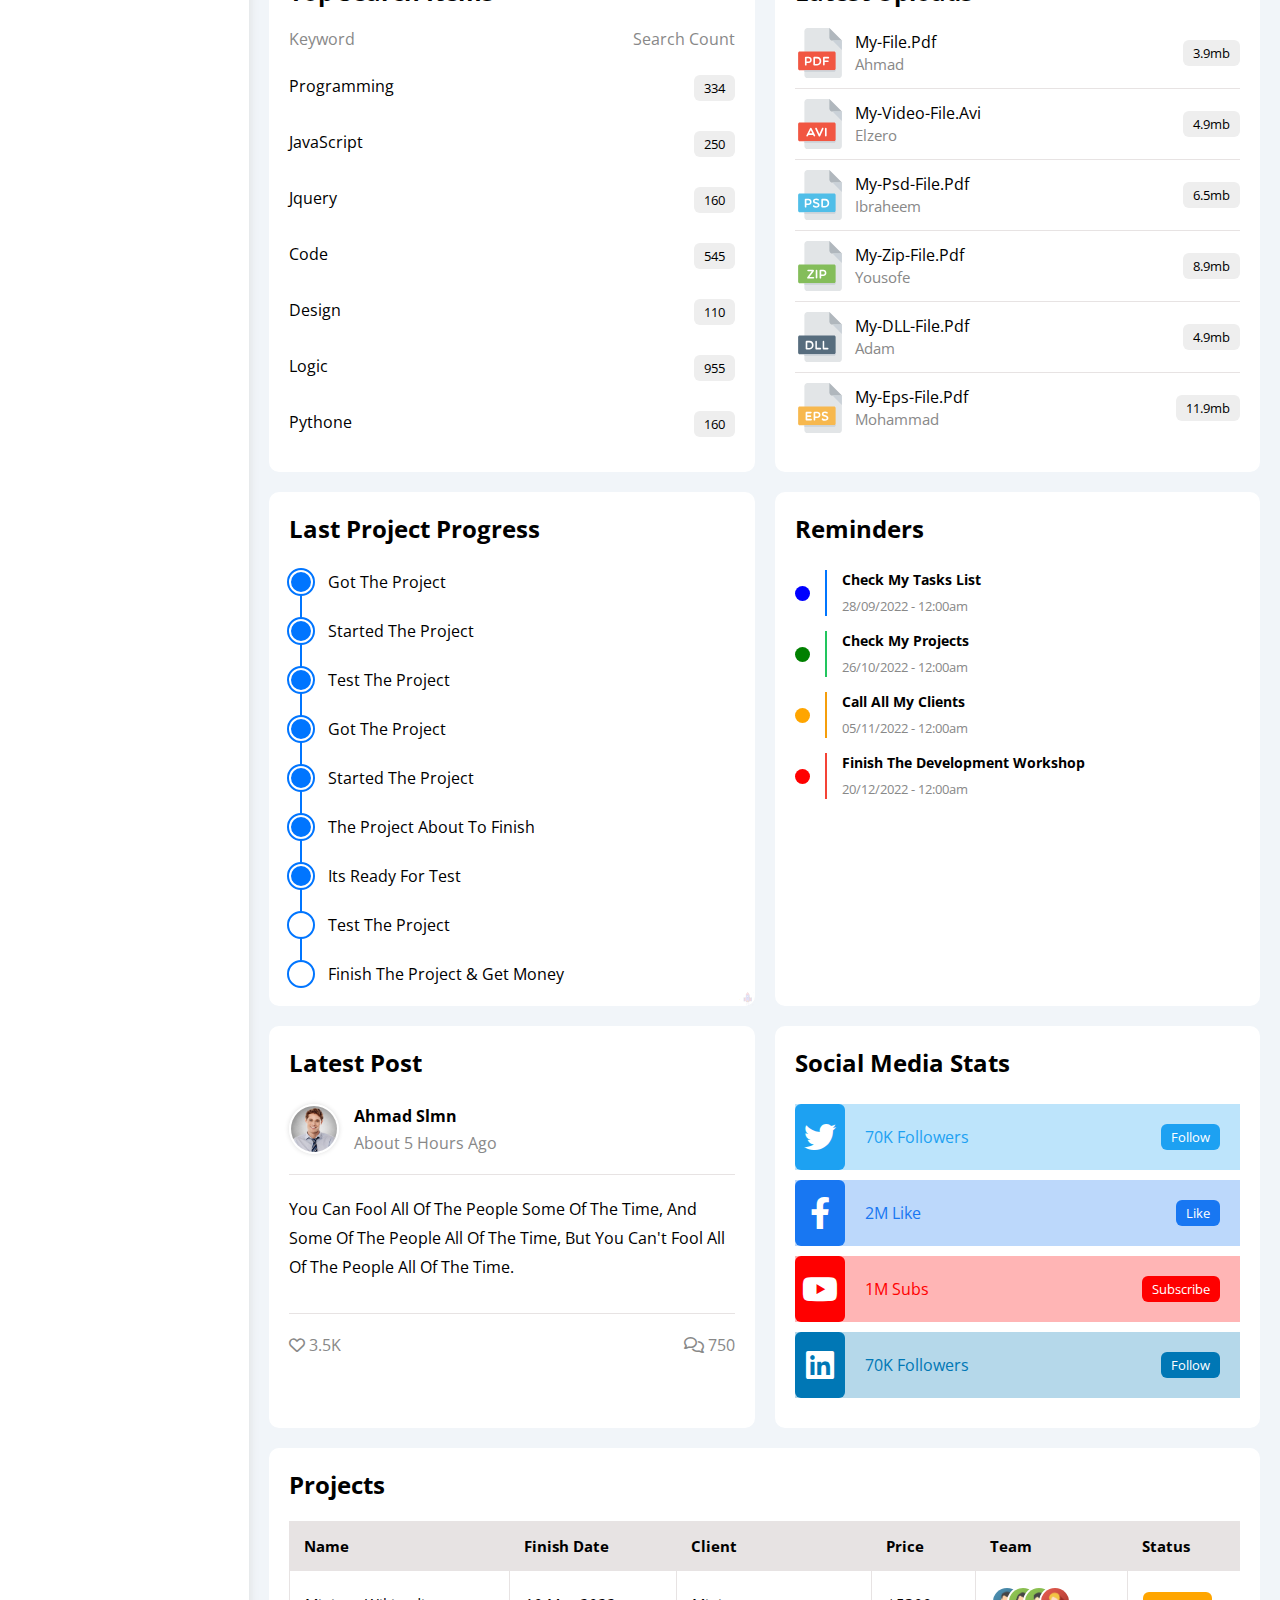
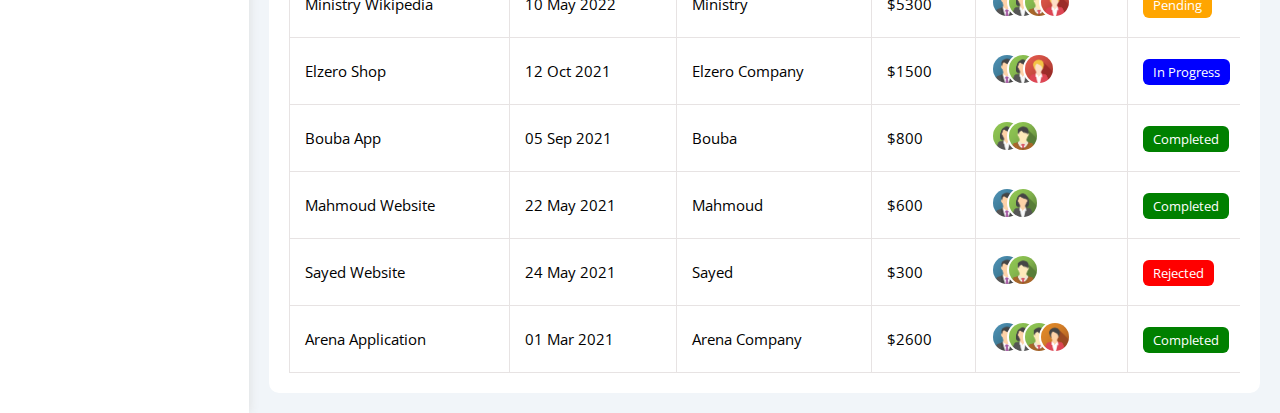
<file: dashboard.html>
<!DOCTYPE html>
<html lang="en">

<head>
    <meta charset="UTF-8" />
    <meta http-equiv="X-UA-Compatible" content="IE=edge" />
    <meta name="viewport" content="width=device-width, initial-scale=1.0" />
    <title>Dashboard</title>
    <!-- Font Awesome -->
    <link rel="stylesheet" href="css/all.min.css" />
    <!-- Normalize -->
    <link href="css/normalize.css" />
    <link rel="preconnect" href="https://fonts.googleapis.com" />
    <link rel="preconnect" href="https://fonts.gstatic.com" crossorigin />
    <!-- Google Fonts -->
    <link href="https://fonts.googleapis.com/css2?family=Open+Sans:wght@300;500&display=swap" rel="stylesheet" />
    <!-- My Frame Work -->
    <link rel="stylesheet" href="css/myframework.css" />
    <!-- Main Css Style -->
    <link rel="stylesheet" href="css/style.css" />
    <!-- Website Icon -->
    <link rel="icon" href="imgs/dashboard.png">

</head>

<body>
    <div class="page d-flex">
        <!-- Star Sidebar -->
        <div class="sidebar bg-white p-20 p-relative">
            <h3 class="p-relative txt-c">ahmad<span>-slmn</span></h3>
            <ul>
                <li><a href="index.html" class="active d-flex align-center fs-14 c-black rad-6 p-10"> <i class="fa-regular fa-chart-bar fa-fw"></i>
                        <span>Dashboard</span>
                    </a>
                </li>
                <li>
                    <a class="d-flex align-center fs-14 c-black rad-6 p-10" href="settings.html">
                        <i class="fa-solid fa-gear fa-fw"></i>
                        <span>Settings</span>
                    </a>
                </li>
                <li>
                    <a class="d-flex align-center fs-14 c-black rad-6 p-10" href="profile.html">
                        <i class="fa-regular fa-user fa-fw"></i>
                        <span>Profile</span>
                    </a>
                </li>
                <li>
                    <a class="d-flex align-center fs-14 c-black rad-6 p-10" href="projects.html">
                        <i class="fa-solid fa-diagram-project fa-fw"></i>
                        <span>Projects</span>
                    </a>
                </li>
                <li>
                    <a class="d-flex align-center fs-14 c-black rad-6 p-10" href="courses.html">
                        <i class="fa-solid fa-graduation-cap fa-fw"></i>
                        <span>Courses</span>
                    </a>
                </li>
                <li>
                    <a class="d-flex align-center fs-14 c-black rad-6 p-10" href="friends.html">
                        <i class="fa-regular fa-circle-user fa-fw"></i>
                        <span>Friends</span>
                    </a>
                </li>
                <li>
                    <a class="d-flex align-center fs-14 c-black rad-6 p-10" href="files.html">
                        <i class="fa-regular fa-file fa-fw"></i>
                        <span>Files</span>
                    </a>
                </li>
                <li>
                    <a class="d-flex align-center fs-14 c-black rad-6 p-10" href="plans.html">
                        <i class="fa-regular fa-credit-card fa-fw"></i>
                        <span>Plans</span>
                    </a>
                </li>
            </ul>
        </div>
        <!-- End Sidebar -->

        <!-- Star Content -->
        <div class="content w-full">
            <!-- Start Head -->
            <div class="head bg-white p-15 between-flex">
                <div class="search p-relative">
                    <input class="p-10" type="search" placeholder="type here">
                </div>
                <div class="icons d-flex align-center">
                    <span class="p-relative notfication d-flex align-center">
                        <i class="fa-regular fa-bell fa-lg"></i>
                        <img src="imgs/client.png" alt="" />
                    </span>
                </div>
            </div>
            <!-- End Head -->
            <h1 class="p-relative">Dashboard</h1>
            <div class="wrapper d-grid gap-20">
                <!-- Start Welcome Widget -->
                <div class="welcome bg-white rad-10 text-c-mobil block-mobile">
                    <div class="intro p-20 d-flex space-between bg-eee">
                        <div>
                            <h2>Welcome</h2>
                            <p class="c-grey mt-5">Ahmad</p>
                        </div>
                        <img class="hide-mobile" src="imgs/welcome.png" alt="" />
                    </div>
                    <img src="imgs/client.png" alt="" class="avatar" />
                    <div class="body txt-c d-flex p-20 mt-20 mb-20 block-mobile">
                        <div>Ahmad Slmn <span class="d-block c-grey fs-14 mt-10">Developer</span></div>
                        <div>20 <span class="d-block c-grey fs-14 mt-10">Projects</span></div>
                        <div>$9000 <span class="d-block c-grey fs-14 mt-10">Earned</span></div>
                    </div>
                    <a href="profile.html" class="visit d-block fs-14 bg-blue c-white w-fit btn-shape">Profile</a>
                </div>
                <!-- End  Welcome Widget -->

                <!-- Start Quick Draft Widget -->
                <div class="quick-draft p-20 bg-white rad-10">
                    <h2 class="mt-0 mb-10">Quick Draft</h2>
                    <p class="mt-0 mb-20 c-grey fs-15">Write A Draft For Your Ideas</p>
                    <form>
                        <input class="d-block mb-20 w-full p-10 b-none bg-eee rad-6" type="text" placeholder="Title" />
                        <textarea class="d-block mb-20 w-full p-10 b-none bg-eee rad-6" id="myInput" maxlength="200" placeholder="Your Thought"> </textarea>
                        <input class="save d-block fs-14 bg-blue c-white b-none w-fit btn-shape" type="submit" value="Save" />
                        <span id="charCount"></span>
                    </form>
                </div>
                <!-- End Quick Draft Widget -->

                <!-- Start Targets Widget -->
                <div class="targets p-20 bg-white rad-10">
                    <h2 class="mt-0 mb-10">Yearly Targets</h2>
                    <p class="mt-0 mb-20 c-grey fs-15">Targets Of The Year</p>
                    <div class="target-row mb-20 blue d-flex align-center">
                        <div class="icon center-flex">
                            <i class="fa-solid fa-dollar-sign fa-lg c-blue"></i>
                        </div>
                        <div class="details">
                            <span class="fs-14 c-grey">Money</span>
                            <span class="d-block mt-5 mb-10 fw-bold">$20.000</span>
                            <div class="progress p-relative">
                                <span class="bg-blue blue" style="width: 70%">
                                    <span class="bg-blue">70%</span>
                                </span>
                            </div>
                        </div>
                    </div>
                    <div class="target-row mb-20 center-flex orange">
                        <div class="icon center-flex">
                            <i class="fa-solid fa-code fa-lg c-orange"></i>
                        </div>
                        <div class="details">
                            <span class="fs-14 c-grey">Projects</span>
                            <span class="d-block mt-5 mb-10 fw-bold">24</span>
                            <div class="progress p-relative">
                                <span class="bg-orange orange" style="width: 55%">
                                    <span class="bg-orange">55%</span>
                                </span>
                            </div>
                        </div>
                    </div>
                    <div class="target-row mb-20 center-flex green">
                        <div class="icon center-flex">
                            <i class="fa-solid fa-user fa-lg c-green"></i>
                        </div>
                        <div class="details">
                            <span class="fs-14 c-grey">Team</span>
                            <span class="d-block mt-5 mb-10 fw-bold">15</span>
                            <div class="progress p-relative">
                                <span class="bg-green green" style="width: 75%">
                                    <span class="bg-green">75%</span>
                                </span>
                            </div>
                        </div>
                    </div>
                </div>
                <!-- End Targets Widget -->

                <!-- Start Ticket Widget -->
                <div class="tickets p-20 bg-white rad-10">
                    <h2 class="mt-0 mb-10">Tickets Statistics</h2>
                    <p class="mt-0 mb-20 c-grey fs-15">Everything About Support Tickets</p>
                    <div class="d-flex txt-c gap-20 f-wrap">
                        <div class="box p-20 rad-10 fs-13 c-grey">
                            <i class="fa-regular fa-rectangle-list fa-2x mb-10 c-orange"></i>
                            <span class="d-block c-black fw-bold fs-25 mb-5">2500</span>
                            Total
                        </div>
                        <div class="box p-20 rad-10 fs-13 c-grey">
                            <i class="fa-solid fa-spinner fa-2x mb-10 c-blue"></i>
                            <span class="d-block c-black fw-bold fs-25 mb-5">500</span>
                            Pending
                        </div>
                        <div class="box p-20 rad-10 fs-13 c-grey">
                            <i class="fa-regular fa-circle-check fa-2x mb-10 c-green"></i>
                            <span class="d-block c-black fw-bold fs-25 mb-5">1900</span>
                            Closed
                        </div>
                        <div class="box p-20 rad-10 fs-13 c-grey">
                            <i class="fa-regular fa-rectangle-xmark fa-2x mb-10 c-red"></i>
                            <span class="d-block c-black fw-bold fs-25 mb-5">100</span>
                            Deleted
                        </div>
                    </div>
                </div>
                <!-- End Ticket Widget -->

                <!-- Start Latest News Widget -->
                <div class="latest-news p-20 bg-white rad-10 txt-c-mobile">
                    <h2 class="mt-0 mb-20">Latest News</h2>
                    <div class="news-row d-flex align-center">
                        <img src="imgs/news-01.png" alt="" />
                        <div class="info">
                            <h3>Created SASS Section</h3>
                            <p class="fs-14 c-grey">New SASS Examples &amp; Tutorials</p>
                        </div>
                        <div class="btn-shape bg-eee fs-13 label">8 Days Ago</div>
                    </div>
                    <div class="news-row d-flex align-center">
                        <img src="imgs/news-02.png" alt="" />
                        <div class="info">
                            <h3>Changed The Design</h3>
                            <p class="fs-14 c-grey">A Brand New Website Design</p>
                        </div>
                        <div class="btn-shape bg-eee fs-13 label">13 Days Ago</div>
                    </div>
                    <div class="news-row d-flex align-center">
                        <img src="imgs/news-03.png" alt="" />
                        <div class="info">
                            <h3>Team Increased</h3>
                            <p class="fs-14 c-grey">3 Developers Joined The Team</p>
                        </div>
                        <div class="btn-shape bg-eee fs-13 label">23 Days Ago</div>
                    </div>
                    <div class="news-row d-flex align-center">
                        <img src="imgs/news-04.png" alt="" />
                        <div class="info">
                            <h3>Added Payment Gateway</h3>
                            <p class="fs-14 c-grey">Many New Payment Gateways Added</p>
                        </div>
                        <div class="btn-shape bg-eee fs-13 label">14 Days Ago</div>
                    </div>
                </div>
                <!-- End Latest News Widget -->

                <!-- Start Tasks Widget -->
                <div class="tasks p-20 bg-white rad-10">
                    <h2 class="mt-0 mb-20">Latest Tasks</h2>
                    <div class="task-row between-flex">
                        <div class="info">
                            <h3 class="mt-0 mb-5 fs-15">Record One New Video</h3>
                            <p class="c-grey">Record JavaScript Create Exe Project</p>
                        </div>
                        <i class="fa-regular fa-trash-can delete"></i>
                    </div>
                    <div class="task-row between-flex">
                        <div class="info">
                            <h3 class="mt-0 mb-5 fs-15">Write Article</h3>
                            <p class="c-grey">Write Low Level vs High Level Languages</p>
                        </div>
                        <i class="fa-regular fa-trash-can delete"></i>
                    </div>
                    <div class="task-row between-flex">
                        <div class="info">
                            <h3 class="mt-0 mb-5 fs-15">Finish Project</h3>
                            <p class="c-grey">Publish Academy Programming Project</p>
                        </div>
                        <i class="fa-regular fa-trash-can delete"></i>
                    </div>
                    <div class="task-row between-flex done">
                        <div class="info">
                            <h3 class="mt-0 mb-5 fs-15">Attend The Meeting</h3>
                            <p class="c-grey">Attend The Project Business Analysis Meeting</p>
                        </div>
                        <i class="fa-regular fa-trash-can delete"></i>
                    </div>
                    <div class="task-row between-flex">
                        <div class="info">
                            <h3 class="mt-0 mb-5 fs-15">Finish Lesson</h3>
                            <p class="c-grey">Finish Teaching Flex Box</p>
                        </div>
                        <i class="fa-regular fa-trash-can delete"></i>
                    </div>
                </div>
                <!-- End Tasks -->

                <!-- Start Top Search Word Widget -->
                <div class="search-items p-20 bg-white rad-10">
                    <h2 class="mt-0 mb-20">Top Search Items</h2>
                    <div class="items-head d-flex space-between c-grey mb-10">
                        <div>Keyword</div>
                        <div>Search Count</div>
                    </div>
                    <div class="items d-flex space-between pt-15 pb-15">
                        <span>Programming</span>
                        <span class="bg-eee fs-13 btn-shape">334</span>
                    </div>
                    <div class="items d-flex space-between pt-15 pb-15">
                        <span>JavaScript</span>
                        <span class="bg-eee btn-shape fs-13">250</span>
                    </div>
                    <div class="items d-flex space-between pt-15 pb-15">
                        <span>jquery</span>
                        <span class="bg-eee btn-shape fs-13">160</span>
                    </div>
                    <div class="items d-flex space-between pt-15 pb-15">
                        <span>Code</span>
                        <span class="bg-eee btn-shape fs-13">545</span>
                    </div>
                    <div class="items d-flex space-between pt-15 pb-15">
                        <span>Design</span>
                        <span class="bg-eee btn-shape fs-13">110</span>
                    </div>
                    <div class="items d-flex space-between pt-15 pb-15">
                        <span>Logic</span>
                        <span class="bg-eee btn-shape fs-13">955</span>
                    </div>
                    <div class="items d-flex space-between pt-15 pb-15">
                        <span>pythone</span>
                        <span class="bg-eee btn-shape fs-13">160</span>
                    </div>
                </div>
                <!-- End Top Search Word Widget -->

                <!-- Start Latest Uploads Widget -->
                <div class="latest-uploads p-20 bg-white rad-10">
                    <h2 class="mt-0 mb-20">Latest Uploads</h2>
                    <ul>
                        <li class="between-flex pb-10 mb-10">
                            <div class="d-flex align-center">
                                <img class="mr-10" src="imgs/pdf.svg" alt="" />
                                <div>
                                    <span class="d-block">my-file.pdf</span>
                                    <span class="fs-15 c-grey">Ahmad</span>
                                </div>
                            </div>
                            <div class="bg-eee btn-shape fs-13">3.9mb</div>
                        </li>
                        <li class="between-flex pb-10 mb-10">
                            <div class="d-flex align-center">
                                <img class="mr-10" src="imgs/avi.svg" alt="" />
                                <div>
                                    <span class="d-block">My-Video-File.avi</span>
                                    <span class="fs-15 c-grey">Elzero</span>
                                </div>
                            </div>
                            <div class="bg-eee btn-shape fs-13">4.9mb</div>
                        </li>
                        <li class="between-flex pb-10 mb-10">
                            <div class="d-flex align-center">
                                <img class="mr-10" src="imgs/psd.svg" alt="" />
                                <div>
                                    <span class="d-block">My-Psd-File.pdf</span>
                                    <span class="fs-15 c-grey">ibraheem</span>
                                </div>
                            </div>
                            <div class="bg-eee btn-shape fs-13">6.5mb</div>
                        </li>
                        <li class="between-flex pb-10 mb-10">
                            <div class="d-flex align-center">
                                <img class="mr-10" src="imgs/zip.svg" alt="" />
                                <div>
                                    <span class="d-block">My-Zip-File.pdf</span>
                                    <span class="fs-15 c-grey">yousofe</span>
                                </div>
                            </div>
                            <div class="bg-eee btn-shape fs-13">8.9mb</div>
                        </li>
                        <li class="between-flex pb-10 mb-10">
                            <div class="d-flex align-center">
                                <img class="mr-10" src="imgs/dll.svg" alt="" />
                                <div>
                                    <span class="d-block">My-DLL-File.pdf</span>
                                    <span class="fs-15 c-grey">adam</span>
                                </div>
                            </div>
                            <div class="bg-eee btn-shape fs-13">4.9mb</div>
                        </li>
                        <li class="between-flex">
                            <div class="d-flex align-center">
                                <img class="mr-10" src="imgs/eps.svg" alt="" />
                                <div>
                                    <span class="d-block">My-Eps-File.pdf</span>
                                    <span class="fs-15 c-grey">mohammad</span>
                                </div>
                            </div>
                            <div class="bg-eee btn-shape fs-13">11.9mb</div>
                        </li>
                    </ul>
                </div>
                <!-- End Latest Uploads Widget -->

                <!-- Start Last Project Progress Widget -->
                <div class="last-project p-20 bg-white rad-10 p-relative">
                    <h2 class="mt-0 mb-20">Last Project Progress</h2>
                    <ul class="p-relative">
                        <li class="mt-25 d-flex align-center done">Got The Project</li>
                        <li class="mt-25 d-flex align-center done">Started The Project</li>
                        <li class="mt-25 d-flex align-center done">Test The Project</li>
                        <li class="mt-25 d-flex align-center done">Got The Project</li>
                        <li class="mt-25 d-flex align-center done">Started The Project</li>
                        <li class="mt-25 d-flex align-center done">The Project About To Finish</li>
                        <li class="mt-25 d-flex align-center done">its ready for test</li>
                        <li class="mt-25 d-flex align-center current">Test The Project</li>
                        <li class="mt-25 d-flex align-center">Finish The Project &amp; Get Money</li>

                    </ul>
                    <img class="launch-icon hide-mobile" src="imgs/project.png" alt="" />
                </div>
                <!-- End Last Project Progress Widget -->

                <!-- Start Reminders Widget -->
                <div class="reminders p-20 bg-white rad-10 p-relative">
                    <h2 class="mb-25">Reminders</h2>
                    <ul>
                        <li class="d-flex align-center mt-15">
                            <span class="key bg-blue mr-15 d-block rad-half"></span>
                            <div class="pl-15 blue">
                                <p class="fs-14 fw-bold mt-0 mb-5">Check My Tasks List</p>
                                <span class="fs-13 c-grey">28/09/2022 - 12:00am</span>
                            </div>
                        </li>
                        <li class="d-flex align-center mt-15">
                            <span class="key bg-green mr-15 d-block rad-half"></span>
                            <div class="pl-15 green">
                                <p class="fs-14 fw-bold mt-0 mb-5">Check My Projects</p>
                                <span class="fs-13 c-grey">26/10/2022 - 12:00am</span>
                            </div>
                        </li>
                        <li class="d-flex align-center mt-15">
                            <span class="key bg-orange mr-15 d-block rad-half"></span>
                            <div class="pl-15 orange">
                                <p class="fs-14 fw-bold mt-0 mb-5">Call All My Clients</p>
                                <span class="fs-13 c-grey">05/11/2022 - 12:00am</span>
                            </div>
                        </li>
                        <li class="d-flex align-center mt-15">
                            <span class="key bg-red mr-15 d-block rad-half"></span>
                            <div class="pl-15 red">
                                <p class="fs-14 fw-bold mt-0 mb-5">Finish The Development Workshop</p>
                                <span class="fs-13 c-grey">20/12/2022 - 12:00am</span>
                            </div>
                        </li>
                    </ul>
                </div>
                <!-- End Reminders Widget -->

                <!-- Start Latest Post Widget -->
                <div class="latest-post p-20 bg-white rad-10 p-relative">
                    <h2 class="mt-0 mb-25">Latest Post</h2>
                    <div class="top d-flex align-center">
                        <img class="avatar mr-15" src="imgs/client.png" alt="" />
                        <div class="info">
                            <span class="d-block mb-5 fw-bold">ahmad slmn</span>
                            <span class="c-grey">About 5 Hours Ago</span>
                        </div>
                    </div>
                    <div class="post-content txt-c-mobile pt-20 pb-20 mt-20 mb-20">
                        You can fool all of the people some of the time, and some of the people all of the time, but you can't
                        fool all of the people all of the time.
                    </div>
                    <div class="post-stats between-flex c-grey">
                        <div>
                            <i class="fa-regular fa-heart"></i>
                            <span>3.5K</span>
                        </div>
                        <div>
                            <i class="fa-regular fa-comments"></i>
                            <span>750</span>
                        </div>
                    </div>
                </div>
                <!-- End Latest Post Widget -->

                <!-- Start Social Media Stats Widget -->
                <div class="social-media p-20 bg-white rad-10 p-relative">
                    <h2 class="mt-0 mb-25">Social Media Stats</h2>
                    <div class="box twitter p-15 p-relative mb-10 between-flex">
                        <i class="fa-brands fa-twitter fa-2x c-white h-full center-flex"></i>
                        <span>70K Followers</span>
                        <a class="fs-13 c-white btn-shape" href="#">Follow</a>
                    </div>
                    <div class="box facebook p-15 p-relative mb-10 between-flex">
                        <i class="fa-brands fa-facebook-f fa-2x c-white h-full center-flex"></i>
                        <span>2M Like</span>
                        <a class="fs-13 c-white btn-shape" href="#">Like</a>
                    </div>
                    <div class="box youtube p-15 p-relative mb-10 between-flex">
                        <i class="fa-brands fa-youtube fa-2x c-white h-full center-flex"></i>
                        <span>1M Subs</span>
                        <a class="fs-13 c-white btn-shape" href="#">Subscribe</a>
                    </div>
                    <div class="box linkedin p-15 p-relative mb-10 between-flex">
                        <i class="fa-brands fa-linkedin fa-2x c-white h-full center-flex"></i>
                        <span>70K Followers</span>
                        <a class="fs-13 c-white btn-shape" href="#">Follow</a>
                    </div>
                </div>
                <!-- Start End Media Stats Widget -->
            </div>

            <!-- Start Projects Table -->
            <div class="projects p-20 bg-white rad-10 m-20">
                <h2 class="mt-0 mb-20">Projects</h2>
                <div class="responsive-table">
                    <table class="fs-15 w-full">
                        <thead>
                            <tr>
                                <td>Name</td>
                                <td>Finish Date</td>
                                <td>Client</td>
                                <td>Price</td>
                                <td>Team</td>
                                <td>Status</td>
                            </tr>
                        </thead>
                        <tbody>
                            <tr>
                                <td>Ministry Wikipedia</td>
                                <td>10 May 2022</td>
                                <td>Ministry</td>
                                <td>$5300</td>
                                <td>
                                    <img src="imgs/team-01.png" alt="" />
                                    <img src="imgs/team-02.png" alt="" />
                                    <img src="imgs/team-03.png" alt="" />
                                    <img src="imgs/team-05.png" alt="" />
                                </td>
                                <td>
                                    <span class="label btn-shape bg-orange c-white">Pending</span>
                                </td>
                            </tr>
                            <tr>
                                <td>Elzero Shop</td>
                                <td>12 Oct 2021</td>
                                <td>Elzero Company</td>
                                <td>$1500</td>
                                <td>
                                    <img src="imgs/team-01.png" alt="" />
                                    <img src="imgs/team-02.png" alt="" />
                                    <img src="imgs/team-05.png" alt="" />
                                </td>
                                <td><span class="label btn-shape bg-blue c-white">In Progress</span></td>
                            </tr>
                            <tr>
                                <td>Bouba App</td>
                                <td>05 Sep 2021</td>
                                <td>Bouba</td>
                                <td>$800</td>
                                <td>
                                    <img src="imgs/team-02.png" alt="" />
                                    <img src="imgs/team-03.png" alt="" />
                                </td>
                                <td><span class="label btn-shape bg-green c-white">Completed</span></td>
                            </tr>
                            <tr>
                                <td>Mahmoud Website</td>
                                <td>22 May 2021</td>
                                <td>Mahmoud</td>
                                <td>$600</td>
                                <td>
                                    <img src="imgs/team-01.png" alt="" />
                                    <img src="imgs/team-02.png" alt="" />
                                </td>
                                <td><span class="label btn-shape bg-green c-white">Completed</span></td>
                            </tr>
                            <tr>
                                <td>Sayed Website</td>
                                <td>24 May 2021</td>
                                <td>Sayed</td>
                                <td>$300</td>
                                <td>
                                    <img src="imgs/team-01.png" alt="" />
                                    <img src="imgs/team-03.png" alt="" />
                                </td>
                                <td><span class="label btn-shape bg-red c-white">Rejected</span></td>
                            </tr>
                            <tr>
                                <td>Arena Application</td>
                                <td>01 Mar 2021</td>
                                <td>Arena Company</td>
                                <td>$2600</td>
                                <td>
                                    <img src="imgs/team-01.png" alt="" />
                                    <img src="imgs/team-02.png" alt="" />
                                    <img src="imgs/team-03.png" alt="" />
                                    <img src="imgs/team-04.png" alt="" />
                                </td>
                                <td><span class="label btn-shape bg-green c-white">Completed</span></td>
                            </tr>
                        </tbody>
                    </table>
                </div>
            </div>
            <!-- End Projects Table -->
        </div>
    </div>
    <!-- Main Content -->
    <i class="fa fa-arrow-up" id="arrow-up"></i>
    <div class="loader">
        <div class="lds-ripple">
            <div></div>
            <div></div>
        </div>
    </div>
    <script src="js/main.js"></script>
    <script>
        // Counter The Wrods in Textarea when I Write
        let charCount = document.getElementById("charCount")

        let input = document.getElementById("myInput");

        let max_length = input.getAttribute("maxlength")

        input.oninput = function() {
            charCount.innerHTML = max_length - this.value.length;

            if (charCount.innerHTML == 0) {

                charCount.style.color = "red";

            } else if (charCount.innerHTML <= 50) {
                charCount.style.color = "orange"
            } else {
                charCount.style.color = "green"
            }

            if (input.value == "") {
                charCount.style.display = "none";
            } else {
                charCount.style.display = "block";
            }
        }

    </script>
</body>

</html>
</file>
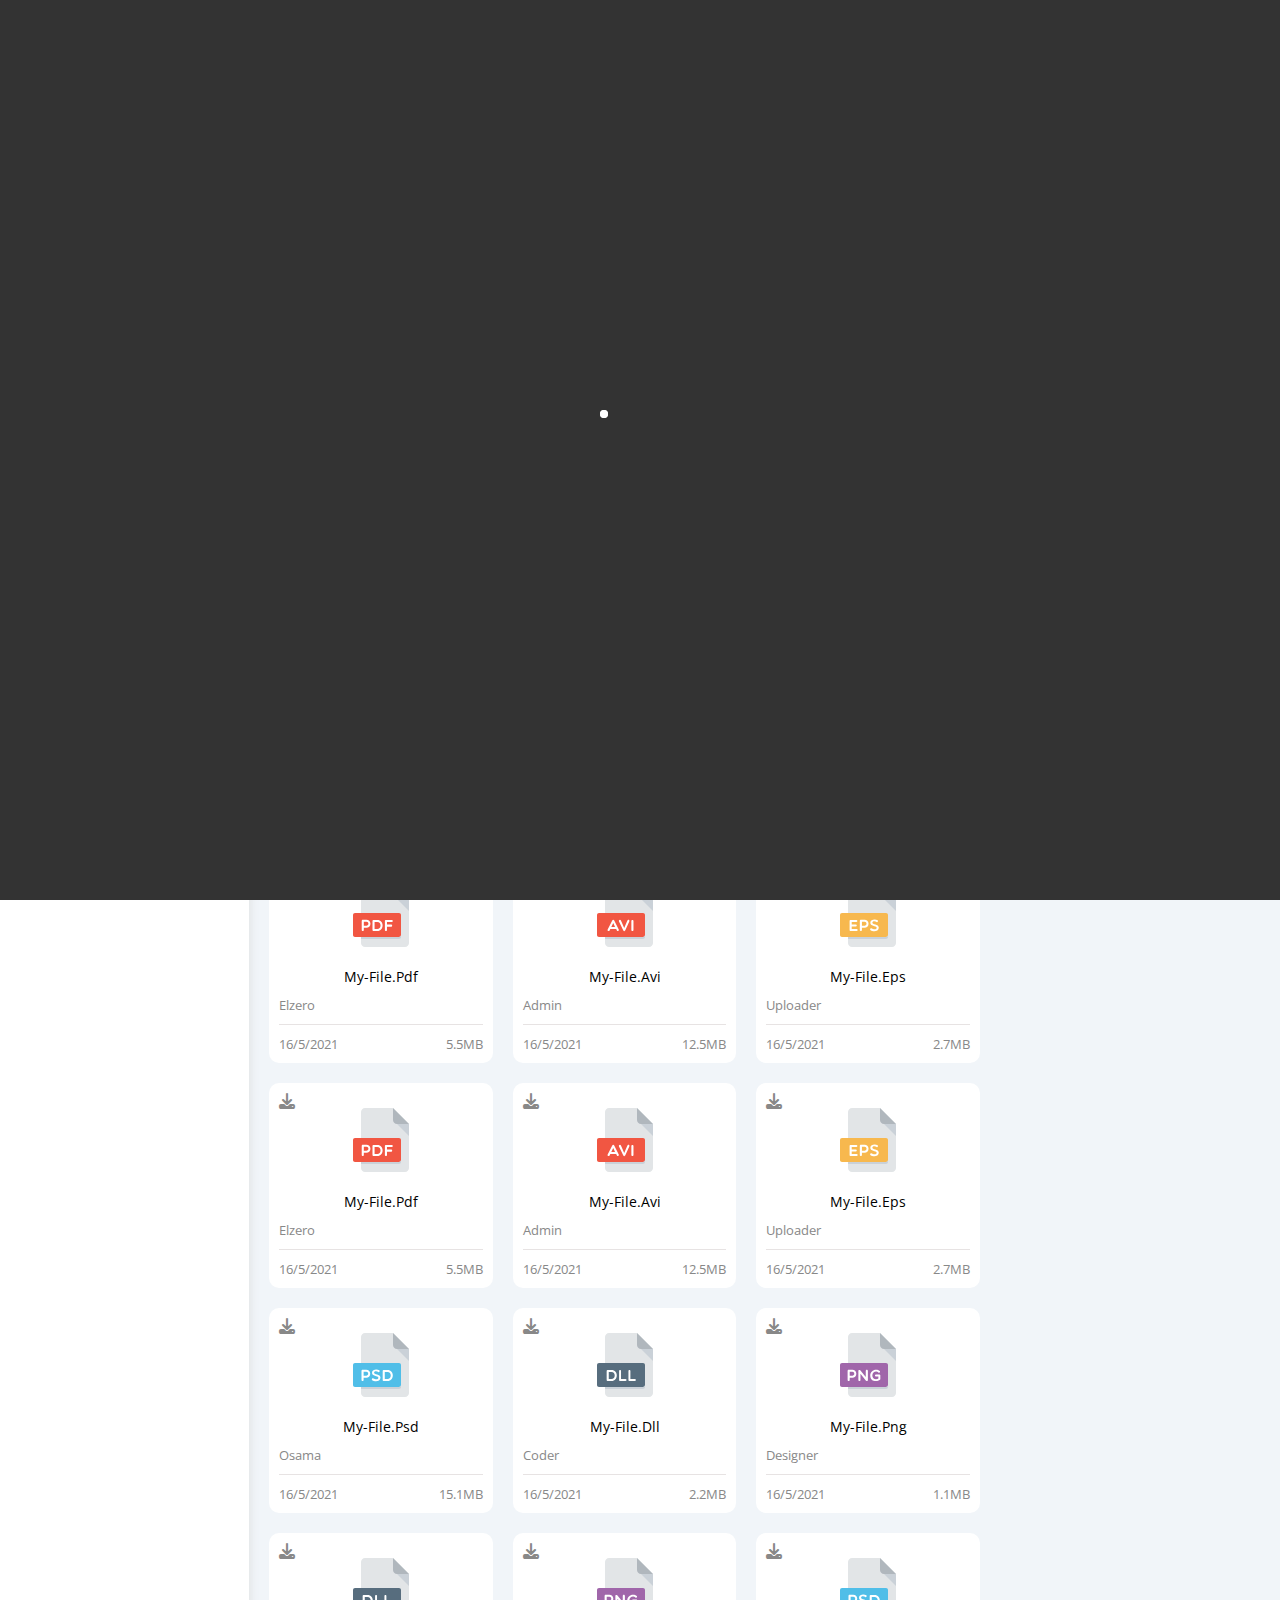
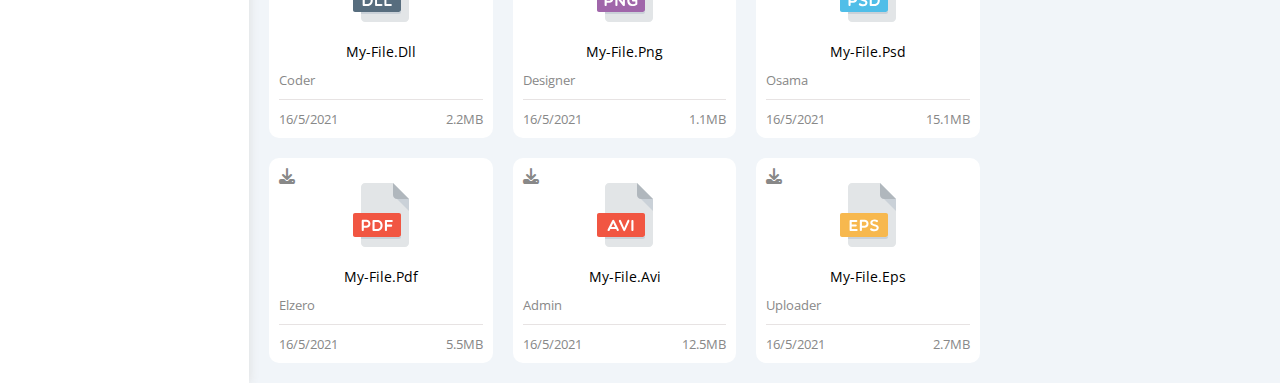
<file: files.html>
<!DOCTYPE html>
<html lang="en">

<head>
    <meta charset="UTF-8" />
    <meta http-equiv="X-UA-Compatible" content="IE=edge" />
    <meta name="viewport" content="width=device-width, initial-scale=1.0" />
    <title>Files</title>
    <!-- Font Awesome -->
    <link rel="stylesheet" href="css/all.min.css" />
    <!-- Normalize -->
    <link href="css/normalize.css" />
    <link rel="preconnect" href="https://fonts.googleapis.com" />
    <link rel="preconnect" href="https://fonts.gstatic.com" crossorigin />
    <!-- Google Fonts -->
    <link href="https://fonts.googleapis.com/css2?family=Open+Sans:wght@300;500&display=swap" rel="stylesheet" />
    <!-- My Frame Work -->
    <link rel="stylesheet" href="css/myframework.css" />
    <!-- Main Css Style -->
    <link rel="stylesheet" href="css/style.css" />
    <!-- Website Icon -->
    <link rel="icon" href="imgs/open-folder.png">
</head>

<body>
    <div class="page d-flex">
        <!-- Star Sidebar -->
        <div class="sidebar bg-white p-20 p-relative">
            <h3 class="p-relative txt-c">ahmad<span>-slmn</span></h3>
            <ul>
                <li><a href="index.html" class="d-flex align-center fs-14 c-black rad-6 p-10"> <i class="fa-regular fa-chart-bar fa-fw"></i>
                        <span>Dashboard</span>
                    </a>
                </li>
                <li>
                    <a class="d-flex align-center fs-14 c-black rad-6 p-10" href="settings.html">
                        <i class="fa-solid fa-gear fa-fw"></i>
                        <span>Settings</span>
                    </a>
                </li>
                <li>
                    <a class="d-flex align-center fs-14 c-black rad-6 p-10" href="profile.html">
                        <i class="fa-regular fa-user fa-fw"></i>
                        <span>Profile</span>
                    </a>
                </li>
                <li>
                    <a class="d-flex align-center fs-14 c-black rad-6 p-10" href="projects.html">
                        <i class="fa-solid fa-diagram-project fa-fw"></i>
                        <span>Projects</span>
                    </a>
                </li>
                <li>
                    <a class="d-flex align-center fs-14 c-black rad-6 p-10" href="courses.html">
                        <i class="fa-solid fa-graduation-cap fa-fw"></i>
                        <span>Courses</span>
                    </a>
                </li>
                <li>
                    <a class="d-flex align-center fs-14 c-black rad-6 p-10" href="friends.html">
                        <i class="fa-regular fa-circle-user fa-fw"></i>
                        <span>Friends</span>
                    </a>
                </li>
                <li>
                    <a class="active d-flex align-center fs-14 c-black rad-6 p-10" href="files.html">
                        <i class="fa-regular fa-file fa-fw"></i>
                        <span>Files</span>
                    </a>
                </li>
                <li>
                    <a class="d-flex align-center fs-14 c-black rad-6 p-10" href="plans.html">
                        <i class="fa-regular fa-credit-card fa-fw"></i>
                        <span>Plans</span>
                    </a>
                </li>
            </ul>
        </div>
        <!-- End Sidebar -->

        <!-- Star Content -->
        <div class="content w-full">
            <!-- Start Head -->
            <div class="head bg-white p-15 between-flex">
                <div class="search p-relative">
                    <input class="p-10" type="search" placeholder="type here">
                </div>
                <div class="icons d-flex align-center">
                    <span class="p-relative notfication d-flex align-center">
                        <i class="fa-regular fa-bell fa-lg"></i>
                        <img src="imgs/client.png" alt="" />
                    </span>
                </div>
            </div>
            <!-- End Head -->
            <h1 class="p-relative">files</h1>
            <div class="files-page d-flex m-20 gap-20">
                <!-- Start Files Stats -->
                <div class="files-stats p-20 bg-white rad-10">
                    <h2 class="mb-15 txt-c-mobile">Files Statistics</h2>
                    <div class="d-flex align-center b-eee p-10 rad-6 mb-15 fs-13">
                        <i class="fa-regular fa-file-pdf fa-lg blue center-flex c-blue icon"></i>
                        <div class="info">
                            <span>PDF Files</span>
                            <span class="c-grey d-block mt-5">130</span>
                        </div>
                        <div class="size c-grey">6.5GB</div>
                    </div>
                    <div class="d-flex align-center b-eee p-10 rad-6 mb-15 fs-13">
                        <i class="fa-regular fa-images fa-lg green center-flex c-green icon"></i>
                        <div class="info">
                            <span>Images</span>
                            <span class="c-grey d-block mt-5">115 Files</span>
                        </div>
                        <div class="size c-grey">3.5GB</div>
                    </div>
                    <div class="d-flex align-center b-eee p-10 rad-6 mb-15 fs-13">
                        <i class="fa-regular fa-file-word fa-lg red center-flex c-red icon"></i>
                        <div class="info">
                            <span>Word Files</span>
                            <span class="c-grey d-block mt-5">110 Files</span>
                        </div>
                        <div class="size c-grey">3.2GB</div>
                    </div>
                    <div class="d-flex align-center b-eee p-10 rad-6 fs-13">
                        <i class="fa-solid fa-file-csv fa-lg orange center-flex c-orange icon"></i>
                        <div class="info">
                            <span>CSV Files</span>
                            <span class="c-grey d-block mt-5">99 Files</span>
                        </div>
                        <div class="size c-grey">2.9GB</div>
                    </div>
                    <a class="upload bg-blue c-white fs-13 rad-6 d-block w-fit" href="#">
                        <i class="fa-solid fa-angles-up mr-10"></i>
                        Upload
                    </a>
                </div>
                <!-- End Files Stats -->

                <!-- Start Files Content -->
                <div class="files-content d-grid gap-20">
                    <div class="file bg-white p-10 rad-10">
                        <i class="fa-solid fa-download c-grey p-absolute"></i>
                        <div class="icon txt-c">
                            <img class="mt-15 mb-15" src="imgs/pdf.svg" alt="" />
                        </div>
                        <div class="txt-c mb-10 fs-14">my-file.pdf</div>
                        <p class="c-grey fs-13">Elzero</p>
                        <div class="info between-flex mt-10 pt-10 fs-13 c-grey">
                            <span>20/06/2020</span>
                            <span>5.5MB</span>
                        </div>
                    </div>
                    <div class="file bg-white p-10 rad-10">
                        <i class="fa-solid fa-download c-grey p-absolute"></i>
                        <div class="icon txt-c">
                            <img class="mt-15 mb-15" src="imgs/avi.svg" alt="" />
                        </div>
                        <div class="txt-c mb-10 fs-14">my-file.avi</div>
                        <p class="c-grey fs-13">Admin</p>
                        <div class="info between-flex mt-10 pt-10 fs-13 c-grey">
                            <span>16/5/2021</span>
                            <span>12.5MB</span>
                        </div>
                    </div>
                    <div class="file bg-white p-10 rad-10">
                        <i class="fa-solid fa-download c-grey p-absolute"></i>
                        <div class="icon txt-c">
                            <img class="mt-15 mb-15" src="imgs/eps.svg" alt="" />
                        </div>
                        <div class="txt-c mb-10 fs-14">my-file.eps</div>
                        <p class="c-grey fs-13">Uploader</p>
                        <div class="info between-flex mt-10 pt-10 fs-13 c-grey">
                            <span>16/5/2021</span>
                            <span>2.7MB</span>
                        </div>
                    </div>
                    <div class="file bg-white p-10 rad-10">
                        <i class="fa-solid fa-download c-grey p-absolute"></i>
                        <div class="icon txt-c">
                            <img class="mt-15 mb-15" src="imgs/psd.svg" alt="" />
                        </div>
                        <div class="txt-c mb-10 fs-14">my-file.psd</div>
                        <p class="c-grey fs-13">Osama</p>
                        <div class="info between-flex mt-10 pt-10 fs-13 c-grey">
                            <span>16/5/2021</span>
                            <span>15.1MB</span>
                        </div>
                    </div>
                    <div class="file bg-white p-10 rad-10">
                        <i class="fa-solid fa-download c-grey p-absolute"></i>
                        <div class="icon txt-c">
                            <img class="mt-15 mb-15" src="imgs/dll.svg" alt="" />
                        </div>
                        <div class="txt-c mb-10 fs-14">my-file.dll</div>
                        <p class="c-grey fs-13">Coder</p>
                        <div class="info between-flex mt-10 pt-10 fs-13 c-grey">
                            <span>16/5/2021</span>
                            <span>2.2MB</span>
                        </div>
                    </div>
                    <div class="file bg-white p-10 rad-10">
                        <i class="fa-solid fa-download c-grey p-absolute"></i>
                        <div class="icon txt-c">
                            <img class="mt-15 mb-15" src="imgs/png.svg" alt="" />
                        </div>
                        <div class="txt-c mb-10 fs-14">my-file.png</div>
                        <p class="c-grey fs-13">Designer</p>
                        <div class="info between-flex mt-10 pt-10 fs-13 c-grey">
                            <span>16/5/2021</span>
                            <span>1.1MB</span>
                        </div>
                    </div>
                    <div class="file bg-white p-10 rad-10">
                        <i class="fa-solid fa-download c-grey p-absolute"></i>
                        <div class="icon txt-c">
                            <img class="mt-15 mb-15" src="imgs/dll.svg" alt="" />
                        </div>
                        <div class="txt-c mb-10 fs-14">my-file.dll</div>
                        <p class="c-grey fs-13">Coder</p>
                        <div class="info between-flex mt-10 pt-10 fs-13 c-grey">
                            <span>16/5/2021</span>
                            <span>2.2MB</span>
                        </div>
                    </div>
                    <div class="file bg-white p-10 rad-10">
                        <i class="fa-solid fa-download c-grey p-absolute"></i>
                        <div class="icon txt-c">
                            <img class="mt-15 mb-15" src="imgs/png.svg" alt="" />
                        </div>
                        <div class="txt-c mb-10 fs-14">my-file.png</div>
                        <p class="c-grey fs-13">Designer</p>
                        <div class="info between-flex mt-10 pt-10 fs-13 c-grey">
                            <span>16/5/2021</span>
                            <span>1.1MB</span>
                        </div>
                    </div>
                    <div class="file bg-white p-10 rad-10">
                        <i class="fa-solid fa-download c-grey p-absolute"></i>
                        <div class="icon txt-c">
                            <img class="mt-15 mb-15" src="imgs/psd.svg" alt="" />
                        </div>
                        <div class="txt-c mb-10 fs-14">my-file.psd</div>
                        <p class="c-grey fs-13">Osama</p>
                        <div class="info between-flex mt-10 pt-10 fs-13 c-grey">
                            <span>16/5/2021</span>
                            <span>15.1MB</span>
                        </div>
                    </div>
                    <div class="file bg-white p-10 rad-10">
                        <i class="fa-solid fa-download c-grey p-absolute"></i>
                        <div class="icon txt-c">
                            <img class="mt-15 mb-15" src="imgs/pdf.svg" alt="" />
                        </div>
                        <div class="txt-c mb-10 fs-14">my-file.pdf</div>
                        <p class="c-grey fs-13">Elzero</p>
                        <div class="info between-flex mt-10 pt-10 fs-13 c-grey">
                            <span>16/5/2021</span>
                            <span>5.5MB</span>
                        </div>
                    </div>
                    <div class="file bg-white p-10 rad-10">
                        <i class="fa-solid fa-download c-grey p-absolute"></i>
                        <div class="icon txt-c">
                            <img class="mt-15 mb-15" src="imgs/avi.svg" alt="" />
                        </div>
                        <div class="txt-c mb-10 fs-14">my-file.avi</div>
                        <p class="c-grey fs-13">Admin</p>
                        <div class="info between-flex mt-10 pt-10 fs-13 c-grey">
                            <span>16/5/2021</span>
                            <span>12.5MB</span>
                        </div>
                    </div>
                    <div class="file bg-white p-10 rad-10">
                        <i class="fa-solid fa-download c-grey p-absolute"></i>
                        <div class="icon txt-c">
                            <img class="mt-15 mb-15" src="imgs/eps.svg" alt="" />
                        </div>
                        <div class="txt-c mb-10 fs-14">my-file.eps</div>
                        <p class="c-grey fs-13">Uploader</p>
                        <div class="info between-flex mt-10 pt-10 fs-13 c-grey">
                            <span>16/5/2021</span>
                            <span>2.7MB</span>
                        </div>
                    </div>
                    <div class="file bg-white p-10 rad-10">
                        <i class="fa-solid fa-download c-grey p-absolute"></i>
                        <div class="icon txt-c">
                            <img class="mt-15 mb-15" src="imgs/pdf.svg" alt="" />
                        </div>
                        <div class="txt-c mb-10 fs-14">my-file.pdf</div>
                        <p class="c-grey fs-13">Elzero</p>
                        <div class="info between-flex mt-10 pt-10 fs-13 c-grey">
                            <span>16/5/2021</span>
                            <span>5.5MB</span>
                        </div>
                    </div>
                    <div class="file bg-white p-10 rad-10">
                        <i class="fa-solid fa-download c-grey p-absolute"></i>
                        <div class="icon txt-c">
                            <img class="mt-15 mb-15" src="imgs/avi.svg" alt="" />
                        </div>
                        <div class="txt-c mb-10 fs-14">my-file.avi</div>
                        <p class="c-grey fs-13">Admin</p>
                        <div class="info between-flex mt-10 pt-10 fs-13 c-grey">
                            <span>16/5/2021</span>
                            <span>12.5MB</span>
                        </div>
                    </div>
                    <div class="file bg-white p-10 rad-10">
                        <i class="fa-solid fa-download c-grey p-absolute"></i>
                        <div class="icon txt-c">
                            <img class="mt-15 mb-15" src="imgs/eps.svg" alt="" />
                        </div>
                        <div class="txt-c mb-10 fs-14">my-file.eps</div>
                        <p class="c-grey fs-13">Uploader</p>
                        <div class="info between-flex mt-10 pt-10 fs-13 c-grey">
                            <span>16/5/2021</span>
                            <span>2.7MB</span>
                        </div>
                    </div>
                    <div class="file bg-white p-10 rad-10">
                        <i class="fa-solid fa-download c-grey p-absolute"></i>
                        <div class="icon txt-c">
                            <img class="mt-15 mb-15" src="imgs/psd.svg" alt="" />
                        </div>
                        <div class="txt-c mb-10 fs-14">my-file.psd</div>
                        <p class="c-grey fs-13">Osama</p>
                        <div class="info between-flex mt-10 pt-10 fs-13 c-grey">
                            <span>16/5/2021</span>
                            <span>15.1MB</span>
                        </div>
                    </div>
                    <div class="file bg-white p-10 rad-10">
                        <i class="fa-solid fa-download c-grey p-absolute"></i>
                        <div class="icon txt-c">
                            <img class="mt-15 mb-15" src="imgs/dll.svg" alt="" />
                        </div>
                        <div class="txt-c mb-10 fs-14">my-file.dll</div>
                        <p class="c-grey fs-13">Coder</p>
                        <div class="info between-flex mt-10 pt-10 fs-13 c-grey">
                            <span>16/5/2021</span>
                            <span>2.2MB</span>
                        </div>
                    </div>
                    <div class="file bg-white p-10 rad-10">
                        <i class="fa-solid fa-download c-grey p-absolute"></i>
                        <div class="icon txt-c">
                            <img class="mt-15 mb-15" src="imgs/png.svg" alt="" />
                        </div>
                        <div class="txt-c mb-10 fs-14">my-file.png</div>
                        <p class="c-grey fs-13">Designer</p>
                        <div class="info between-flex mt-10 pt-10 fs-13 c-grey">
                            <span>16/5/2021</span>
                            <span>1.1MB</span>
                        </div>
                    </div>
                    <div class="file bg-white p-10 rad-10">
                        <i class="fa-solid fa-download c-grey p-absolute"></i>
                        <div class="icon txt-c">
                            <img class="mt-15 mb-15" src="imgs/dll.svg" alt="" />
                        </div>
                        <div class="txt-c mb-10 fs-14">my-file.dll</div>
                        <p class="c-grey fs-13">Coder</p>
                        <div class="info between-flex mt-10 pt-10 fs-13 c-grey">
                            <span>16/5/2021</span>
                            <span>2.2MB</span>
                        </div>
                    </div>
                    <div class="file bg-white p-10 rad-10">
                        <i class="fa-solid fa-download c-grey p-absolute"></i>
                        <div class="icon txt-c">
                            <img class="mt-15 mb-15" src="imgs/png.svg" alt="" />
                        </div>
                        <div class="txt-c mb-10 fs-14">my-file.png</div>
                        <p class="c-grey fs-13">Designer</p>
                        <div class="info between-flex mt-10 pt-10 fs-13 c-grey">
                            <span>16/5/2021</span>
                            <span>1.1MB</span>
                        </div>
                    </div>
                    <div class="file bg-white p-10 rad-10">
                        <i class="fa-solid fa-download c-grey p-absolute"></i>
                        <div class="icon txt-c">
                            <img class="mt-15 mb-15" src="imgs/psd.svg" alt="" />
                        </div>
                        <div class="txt-c mb-10 fs-14">my-file.psd</div>
                        <p class="c-grey fs-13">Osama</p>
                        <div class="info between-flex mt-10 pt-10 fs-13 c-grey">
                            <span>16/5/2021</span>
                            <span>15.1MB</span>
                        </div>
                    </div>
                    <div class="file bg-white p-10 rad-10">
                        <i class="fa-solid fa-download c-grey p-absolute"></i>
                        <div class="icon txt-c">
                            <img class="mt-15 mb-15" src="imgs/pdf.svg" alt="" />
                        </div>
                        <div class="txt-c mb-10 fs-14">my-file.pdf</div>
                        <p class="c-grey fs-13">Elzero</p>
                        <div class="info between-flex mt-10 pt-10 fs-13 c-grey">
                            <span>16/5/2021</span>
                            <span>5.5MB</span>
                        </div>
                    </div>
                    <div class="file bg-white p-10 rad-10">
                        <i class="fa-solid fa-download c-grey p-absolute"></i>
                        <div class="icon txt-c">
                            <img class="mt-15 mb-15" src="imgs/avi.svg" alt="" />
                        </div>
                        <div class="txt-c mb-10 fs-14">my-file.avi</div>
                        <p class="c-grey fs-13">Admin</p>
                        <div class="info between-flex mt-10 pt-10 fs-13 c-grey">
                            <span>16/5/2021</span>
                            <span>12.5MB</span>
                        </div>
                    </div>
                    <div class="file bg-white p-10 rad-10">
                        <i class="fa-solid fa-download c-grey p-absolute"></i>
                        <div class="icon txt-c">
                            <img class="mt-15 mb-15" src="imgs/eps.svg" alt="" />
                        </div>
                        <div class="txt-c mb-10 fs-14">my-file.eps</div>
                        <p class="c-grey fs-13">Uploader</p>
                        <div class="info between-flex mt-10 pt-10 fs-13 c-grey">
                            <span>16/5/2021</span>
                            <span>2.7MB</span>
                        </div>
                    </div>
                </div>
                <!-- End Files Content -->
            </div>
        </div>
    </div>
    <i class="fa fa-arrow-up" id="arrow-up"></i>
    <div class="loader">
        <div class="lds-ripple">
            <div></div>
            <div></div>
        </div>
    </div>
    <script src="js/main.js"></script>
</body>

</html>
</file>
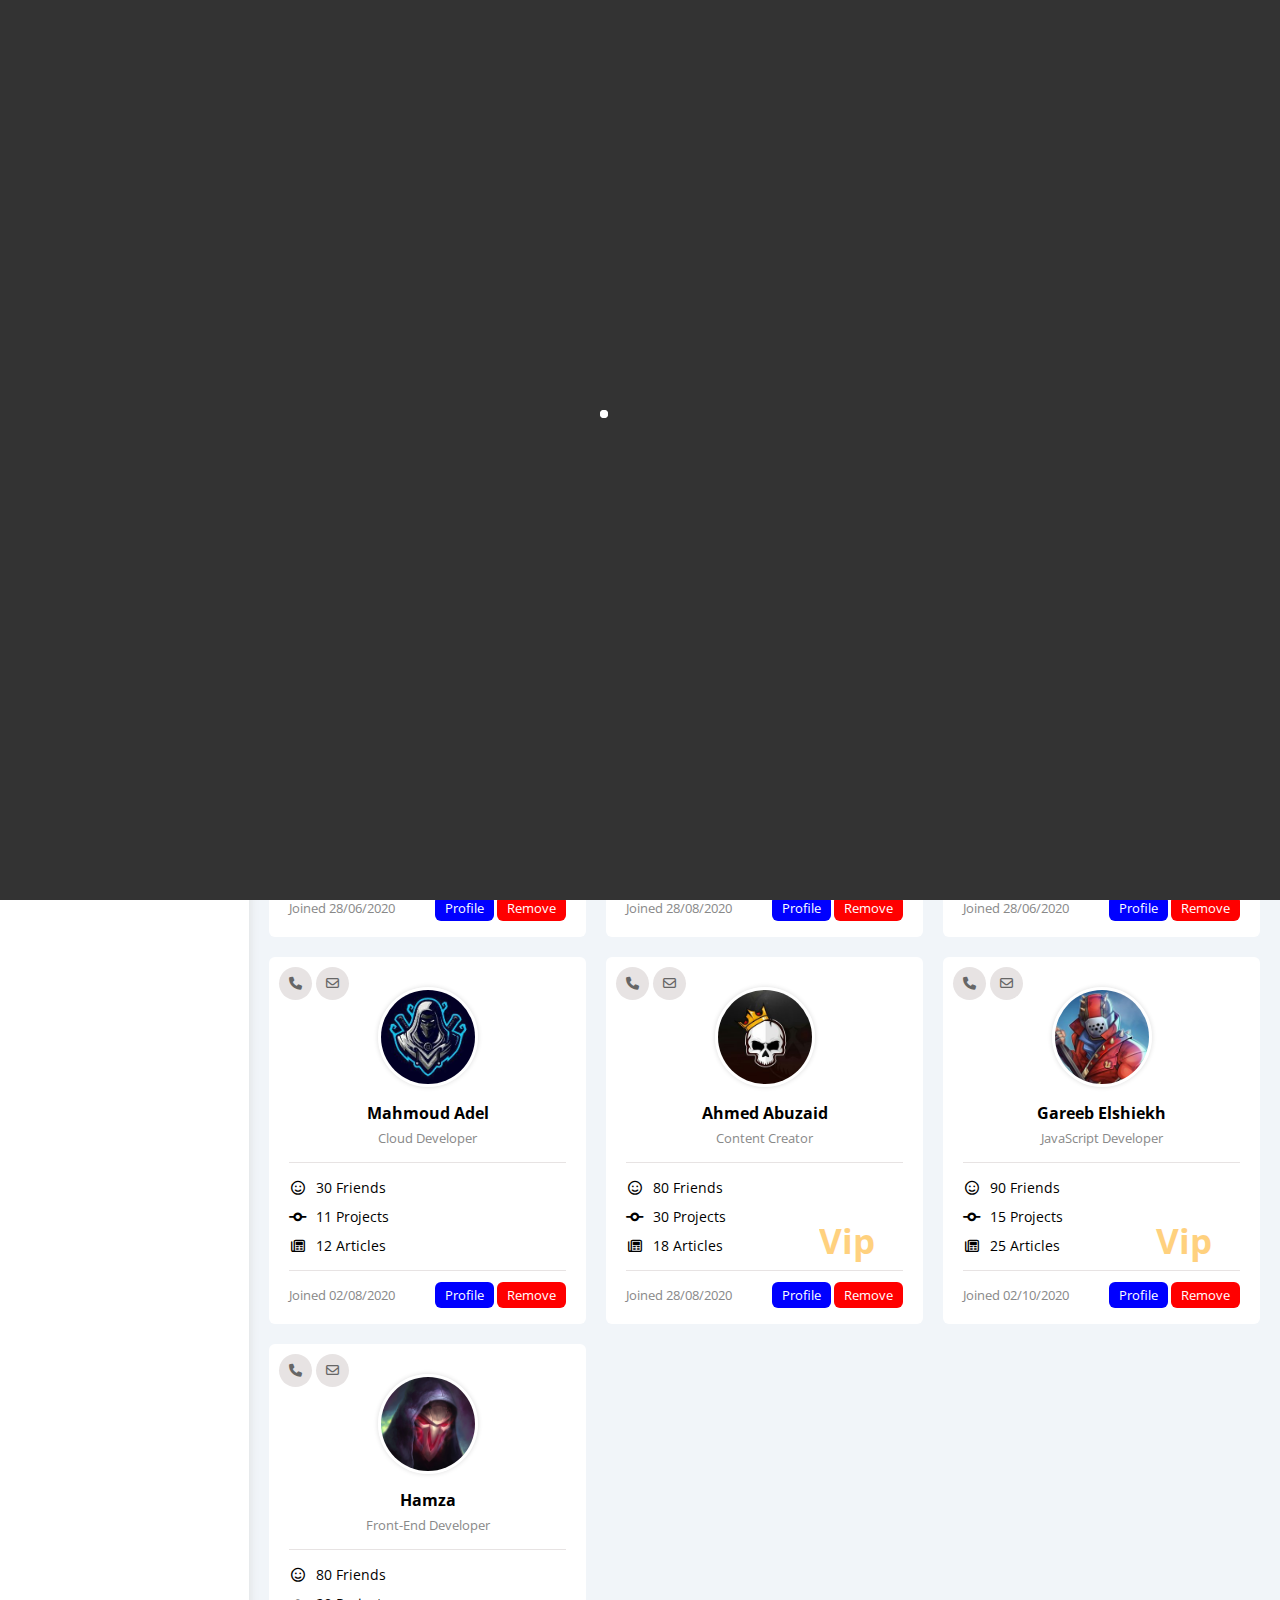
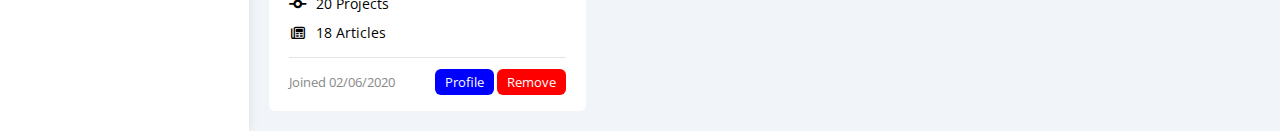
<file: friends.html>
<!DOCTYPE html>
<html lang="en">

<head>
    <meta charset="UTF-8" />
    <meta http-equiv="X-UA-Compatible" content="IE=edge" />
    <meta name="viewport" content="width=device-width, initial-scale=1.0" />
    <title>Friends</title>
    <!-- Font Awesome -->
    <link rel="stylesheet" href="css/all.min.css" />
    <!-- Normalize -->
    <link href="css/normalize.css" />
    <link rel="preconnect" href="https://fonts.googleapis.com" />
    <link rel="preconnect" href="https://fonts.gstatic.com" crossorigin />
    <!-- Google Fonts -->
    <link href="https://fonts.googleapis.com/css2?family=Open+Sans:wght@300;500&display=swap" rel="stylesheet" />
    <!-- My Frame Work -->
    <link rel="stylesheet" href="css/myframework.css" />
    <!-- Main Css Style -->
    <link rel="stylesheet" href="css/style.css" />
    <!-- Website Icon -->
    <link rel="icon" href="imgs/friends.png">
</head>

<body>
    <div class="page d-flex">
        <!-- Star Sidebar -->
        <div class="sidebar bg-white p-20 p-relative">
            <h3 class="p-relative txt-c">ahmad<span>-slmn</span></h3>
            <ul>
                <li><a href="index.html" class="d-flex align-center fs-14 c-black rad-6 p-10"> <i class="fa-regular fa-chart-bar fa-fw"></i>
                        <span>Dashboard</span>
                    </a>
                </li>
                <li>
                    <a class="d-flex align-center fs-14 c-black rad-6 p-10" href="settings.html">
                        <i class="fa-solid fa-gear fa-fw"></i>
                        <span>Settings</span>
                    </a>
                </li>
                <li>
                    <a class="d-flex align-center fs-14 c-black rad-6 p-10" href="profile.html">
                        <i class="fa-regular fa-user fa-fw"></i>
                        <span>Profile</span>
                    </a>
                </li>
                <li>
                    <a class="d-flex align-center fs-14 c-black rad-6 p-10" href="projects.html">
                        <i class="fa-solid fa-diagram-project fa-fw"></i>
                        <span>Projects</span>
                    </a>
                </li>
                <li>
                    <a class="d-flex align-center fs-14 c-black rad-6 p-10" href="courses.html">
                        <i class="fa-solid fa-graduation-cap fa-fw"></i>
                        <span>Courses</span>
                    </a>
                </li>
                <li>
                    <a class="active d-flex align-center fs-14 c-black rad-6 p-10" href="friends.html">
                        <i class="fa-regular fa-circle-user fa-fw"></i>
                        <span>Friends</span>
                    </a>
                </li>
                <li>
                    <a class="d-flex align-center fs-14 c-black rad-6 p-10" href="files.html">
                        <i class="fa-regular fa-file fa-fw"></i>
                        <span>Files</span>
                    </a>
                </li>
                <li>
                    <a class="d-flex align-center fs-14 c-black rad-6 p-10" href="plans.html">
                        <i class="fa-regular fa-credit-card fa-fw"></i>
                        <span>Plans</span>
                    </a>
                </li>
            </ul>
        </div>
        <!-- End Sidebar -->

        <!-- Star Content -->
        <div class="content w-full">
            <!-- Start Head -->
            <div class="head bg-white p-15 between-flex">
                <div class="search p-relative">
                    <input class="p-10" type="search" placeholder="type here">
                </div>
                <div class="icons d-flex align-center">
                    <span class="p-relative notfication d-flex align-center">
                        <i class="fa-regular fa-bell fa-lg"></i>
                        <img src="imgs/client.png" alt="" />
                    </span>
                </div>
            </div>
            <!-- End Head -->
            <h1 class="p-relative">friends</h1>
            <div class="friends-page d-grid m-20 gap-20">

                <!-- Start Friend 1 -->
                <div class="friend bg-white rad-6 p-20 p-relative">
                    <div class="contact">
                        <i class="fa-solid fa-phone"></i>
                        <i class="fa-regular fa-envelope"></i>
                    </div>
                    <div class="txt-c">
                        <img class="rad-half mt-10 mb-10 w-100 h-100" src="imgs/osama.jpg" alt="" />
                        <h4>ossama elzero</h4>
                        <p class="c-grey fs-13 mt-5">JavaScript Developer</p>
                    </div>
                    <div class="icons fs-14 p-relative">
                        <div class="mb-10">
                            <i class="fa-regular fa-face-smile fa-fw"></i>
                            <span>&#43;85 Friend</span>
                        </div>
                        <div class="mb-10">
                            <i class="fa-solid fa-code-commit fa-fw"></i>
                            <span>&#43;35 Projects</span>
                        </div>
                        <div>
                            <i class="fa-regular fa-newspaper fa-fw"></i>
                            <span>33 Articles</span>
                        </div>
                        <span class="vip fw-bold c-orange">VIP</span>
                    </div>
                    <div class="info between-flex fs-13">
                        <span class="c-grey">Joined 02/10/2021</span>
                        <div>
                            <a class="bg-blue c-white btn-shape" href="profile.html">Profile</a>
                            <a class="bg-red c-white btn-shape" href="#">Remove</a>
                        </div>
                    </div>
                </div>
                <!-- End Friend 1 -->

                <!-- Start Friend 2 -->
                <div class="friend bg-white rad-6 p-20 p-relative">
                    <div class="contact">
                        <i class="fa-solid fa-phone"></i>
                        <i class="fa-regular fa-envelope"></i>
                    </div>
                    <div class="txt-c">
                        <img class="rad-half mt-10 mb-10 w-100 h-100" src="imgs/ibraheem.jpg" alt="" />
                        <h4>ibraheem adil</h4>
                        <p class="c-grey fs-13 mt-5 mb-0">Cloud Developer</p>
                    </div>
                    <div class="icons fs-14 p-relative">
                        <div class="mb-10">
                            <i class="fa-regular fa-face-smile fa-fw"></i>
                            <span>30 Friends</span>
                        </div>
                        <div class="mb-10">
                            <i class="fa-solid fa-code-commit fa-fw"></i>
                            <span>11 Projects</span>
                        </div>
                        <span class="vip fw-bold c-orange">vip</span>
                        <div>
                            <i class="fa-regular fa-newspaper fa-fw"></i>
                            <span>12 Articles</span>
                        </div>
                    </div>
                    <div class="info between-flex fs-13">
                        <span class="c-grey">Joined 02/08/2020</span>
                        <div>
                            <a class="bg-blue c-white btn-shape" href="profile.html">Profile</a>
                            <a class="bg-red c-white btn-shape" href="">Remove</a>
                        </div>
                    </div>
                </div>
                <!-- End Friend 2 -->

                <!-- Start Friend 3 -->
                <div class="friend bg-white rad-6 p-20 p-relative">
                    <div class="contact">
                        <i class="fa-solid fa-phone"></i>
                        <i class="fa-regular fa-envelope"></i>
                    </div>
                    <div class="txt-c">
                        <img class="rad-half mt-10 mb-10 w-100 h-100" src="imgs/friend-02.jpg" alt="" />
                        <h4>Omar Ahmed</h4>
                        <p class="c-grey fs-13 mt-5 mb-0">Mobile Developer</p>
                    </div>
                    <div class="icons fs-14 p-relative">
                        <div class="mb-10">
                            <i class="fa-regular fa-face-smile fa-fw"></i>
                            <span>80 Friends</span>
                        </div>
                        <div class="mb-10">
                            <i class="fa-solid fa-code-commit fa-fw"></i>
                            <span>20 Projects</span>
                        </div>
                        <div>
                            <i class="fa-regular fa-newspaper fa-fw"></i>
                            <span>18 Articles</span>
                        </div>
                    </div>
                    <div class="info between-flex fs-13">
                        <span class="c-grey">Joined 02/06/2020</span>
                        <div>
                            <a class="bg-blue c-white btn-shape" href="profile.html">Profile</a>
                            <a class="bg-red c-white btn-shape" href="">Remove</a>
                        </div>
                    </div>
                </div>
                <!-- End Friend 3 -->

                <!-- Start Friend 4 -->
                <div class="friend bg-white rad-6 p-20 p-relative">
                    <div class="contact">
                        <i class="fa-solid fa-phone"></i>
                        <i class="fa-regular fa-envelope"></i>
                    </div>
                    <div class="txt-c">
                        <img class="rad-half mt-10 mb-10 w-100 h-100" src="imgs/kevin.png" alt="" />
                        <h4>kevin mykel</h4>
                        <p class="c-grey fs-13 mt-5 mb-0">Back-End Developer</p>
                    </div>
                    <div class="icons fs-14 p-relative">
                        <div class="mb-10">
                            <i class="fa-regular fa-face-smile fa-fw"></i>
                            <span>70 Friends</span>
                        </div>
                        <div class="mb-10">
                            <i class="fa-solid fa-code-commit fa-fw"></i>
                            <span>30 Projects</span>
                        </div>
                        <div>
                            <i class="fa-regular fa-newspaper fa-fw"></i>
                            <span>18 Articles</span>
                        </div>
                    </div>
                    <div class="info between-flex fs-13">
                        <span class="c-grey">Joined 28/06/2020</span>
                        <div>
                            <a class="bg-blue c-white btn-shape" href="profile.html">Profile</a>
                            <a class="bg-red c-white btn-shape" href="">Remove</a>
                        </div>
                    </div>
                </div>
                <!-- End Friend 4 -->

                <!-- Start Friend 5 -->
                <div class="friend bg-white rad-6 p-20 p-relative">
                    <div class="contact">
                        <i class="fa-solid fa-phone"></i>
                        <i class="fa-regular fa-envelope"></i>
                    </div>
                    <div class="txt-c">
                        <img class="rad-half mt-10 mb-10 w-100 h-100" src="imgs/friend-05.jpg" alt="" />
                        <h4>Mohamed Ibrahim</h4>
                        <p class="c-grey fs-13 mt-5 mb-0">Algorithm Developer</p>
                    </div>
                    <div class="icons fs-14 p-relative">
                        <div class="mb-10">
                            <i class="fa-regular fa-face-smile fa-fw"></i>
                            <span>80 Friends</span>
                        </div>
                        <div class="mb-10">
                            <i class="fa-solid fa-code-commit fa-fw"></i>
                            <span>30 Projects</span>
                        </div>
                        <div>
                            <i class="fa-regular fa-newspaper fa-fw"></i>
                            <span>18 Articles</span>
                        </div>
                    </div>
                    <div class="info between-flex fs-13">
                        <span class="c-grey">Joined 28/08/2020</span>
                        <div>
                            <a class="bg-blue c-white btn-shape" href="profile.html">Profile</a>
                            <a class="bg-red c-white btn-shape" href="">Remove</a>
                        </div>
                    </div>
                </div>
                <!-- End Friend 5 -->

                <!-- Start Friend 6 -->
                <div class="friend bg-white rad-6 p-20 p-relative">
                    <div class="contact">
                        <i class="fa-solid fa-phone"></i>
                        <i class="fa-regular fa-envelope"></i>
                    </div>
                    <div class="txt-c">
                        <img class="rad-half mt-10 mb-10 w-100 h-100" src="imgs/friend-04.jpg" alt="" />
                        <h4>Amr Hendawy</h4>
                        <p class="c-grey fs-13 mt-5 mb-0">Back-End Developer</p>
                    </div>
                    <div class="icons fs-14 p-relative">
                        <div class="mb-10">
                            <i class="fa-regular fa-face-smile fa-fw"></i>
                            <span>70 Friends</span>
                        </div>
                        <div class="mb-10">
                            <i class="fa-solid fa-code-commit fa-fw"></i>
                            <span>30 Projects</span>
                        </div>
                        <div>
                            <i class="fa-regular fa-newspaper fa-fw"></i>
                            <span>18 Articles</span>
                        </div>
                    </div>
                    <div class="info between-flex fs-13">
                        <span class="c-grey">Joined 28/06/2020</span>
                        <div>
                            <a class="bg-blue c-white btn-shape" href="profile.html">Profile</a>
                            <a class="bg-red c-white btn-shape" href="">Remove</a>
                        </div>
                    </div>
                </div>
                <!-- End Friend 6 -->

                <!-- Start Friend 7 -->
                <div class="friend bg-white rad-6 p-20 p-relative">
                    <div class="contact">
                        <i class="fa-solid fa-phone"></i>
                        <i class="fa-regular fa-envelope"></i>
                    </div>
                    <div class="txt-c">
                        <img class="rad-half mt-10 mb-10 w-100 h-100" src="imgs/friend-02.jpg" alt="" />
                        <h4>Mahmoud Adel</h4>
                        <p class="c-grey fs-13 mt-5 mb-0">Cloud Developer</p>
                    </div>
                    <div class="icons fs-14 p-relative">
                        <div class="mb-10">
                            <i class="fa-regular fa-face-smile fa-fw"></i>
                            <span>30 Friends</span>
                        </div>
                        <div class="mb-10">
                            <i class="fa-solid fa-code-commit fa-fw"></i>
                            <span>11 Projects</span>
                        </div>
                        <div>
                            <i class="fa-regular fa-newspaper fa-fw"></i>
                            <span>12 Articles</span>
                        </div>
                    </div>
                    <div class="info between-flex fs-13">
                        <span class="c-grey">Joined 02/08/2020</span>
                        <div>
                            <a class="bg-blue c-white btn-shape" href="profile.html">Profile</a>
                            <a class="bg-red c-white btn-shape" href="">Remove</a>
                        </div>
                    </div>
                </div>
                <!-- End Friend 7 -->

                <!-- Start Friend 8 -->
                <div class="friend bg-white rad-6 p-20 p-relative">
                    <div class="contact">
                        <i class="fa-solid fa-phone"></i>
                        <i class="fa-regular fa-envelope"></i>
                    </div>
                    <div class="txt-c">
                        <img class="rad-half mt-10 mb-10 w-100 h-100" src="imgs/friend-05.jpg" alt="" />
                        <h4>Ahmed Abuzaid</h4>
                        <p class="c-grey fs-13 mt-5 mb-0">Content Creator</p>
                    </div>
                    <div class="icons fs-14 p-relative">
                        <div class="mb-10">
                            <i class="fa-regular fa-face-smile fa-fw"></i>
                            <span>80 Friends</span>
                        </div>
                        <div class="mb-10">
                            <i class="fa-solid fa-code-commit fa-fw"></i>
                            <span>30 Projects</span>
                        </div>
                        <div>
                            <i class="fa-regular fa-newspaper fa-fw"></i>
                            <span>18 Articles</span>
                        </div>
                        <span class="vip fw-bold c-orange">vip</span>
                    </div>
                    <div class="info between-flex fs-13">
                        <span class="c-grey">Joined 28/08/2020</span>
                        <div>
                            <a class="bg-blue c-white btn-shape" href="profile.html">Profile</a>
                            <a class="bg-red c-white btn-shape" href="">Remove</a>
                        </div>
                    </div>
                </div>
                <!-- End Friend 8 -->

                <!-- Start Friend 9 -->
                <div class="friend bg-white rad-6 p-20 p-relative">
                    <div class="contact">
                        <i class="fa-solid fa-phone"></i>
                        <i class="fa-regular fa-envelope"></i>
                    </div>
                    <div class="txt-c">
                        <img class="rad-half mt-10 mb-10 w-100 h-100" src="imgs/friend-01.jpg" alt="" />
                        <h4>Gareeb Elshiekh</h4>
                        <p class="c-grey fs-13 mt-5 mb-0">JavaScript Developer</p>
                    </div>
                    <div class="icons fs-14 p-relative">
                        <div class="mb-10">
                            <i class="fa-regular fa-face-smile fa-fw"></i>
                            <span>90 Friends</span>
                        </div>
                        <div class="mb-10">
                            <i class="fa-solid fa-code-commit fa-fw"></i>
                            <span>15 Projects</span>
                        </div>
                        <div>
                            <i class="fa-regular fa-newspaper fa-fw"></i>
                            <span>25 Articles</span>
                        </div>
                        <span class="vip fw-bold c-orange">Vip</span>
                    </div>
                    <div class="info between-flex fs-13">
                        <span class="c-grey">Joined 02/10/2020</span>
                        <div>
                            <a class="bg-blue c-white btn-shape" href="profile.html">Profile</a>
                            <a class="bg-red c-white btn-shape" href="">Remove</a>
                        </div>
                    </div>
                </div>
                <!-- End Friend 9 -->

                <!-- Start Friend 10 -->
                <div class="friend bg-white rad-6 p-20 p-relative">
                    <div class="contact">
                        <i class="fa-solid fa-phone"></i>
                        <i class="fa-regular fa-envelope"></i>
                    </div>
                    <div class="txt-c">
                        <img class="rad-half mt-10 mb-10 w-100 h-100" src="imgs/friend-03.jpg" alt="" />
                        <h4>Hamza</h4>
                        <p class="c-grey fs-13 mt-5 mb-0">Front-End Developer</p>
                    </div>
                    <div class="icons fs-14 p-relative">
                        <div class="mb-10">
                            <i class="fa-regular fa-face-smile fa-fw"></i>
                            <span>80 Friends</span>
                        </div>
                        <div class="mb-10">
                            <i class="fa-solid fa-code-commit fa-fw"></i>
                            <span>20 Projects</span>
                        </div>
                        <div>
                            <i class="fa-regular fa-newspaper fa-fw"></i>
                            <span>18 Articles</span>
                        </div>
                    </div>
                    <div class="info between-flex fs-13">
                        <span class="c-grey">Joined 02/06/2020</span>
                        <div>
                            <a class="bg-blue c-white btn-shape" href="profile.html">Profile</a>
                            <a class="bg-red c-white btn-shape" href="">Remove</a>
                        </div>
                    </div>
                </div>
                <!-- End Friend 10 -->
            </div>
        </div>
    </div>
    <i class="fa fa-arrow-up" id="arrow-up"></i>
    <div class="loader">
        <div class="lds-ripple">
            <div></div>
            <div></div>
        </div>
    </div>
    <script src="js/main.js"></script>
</body>

</html>
</file>
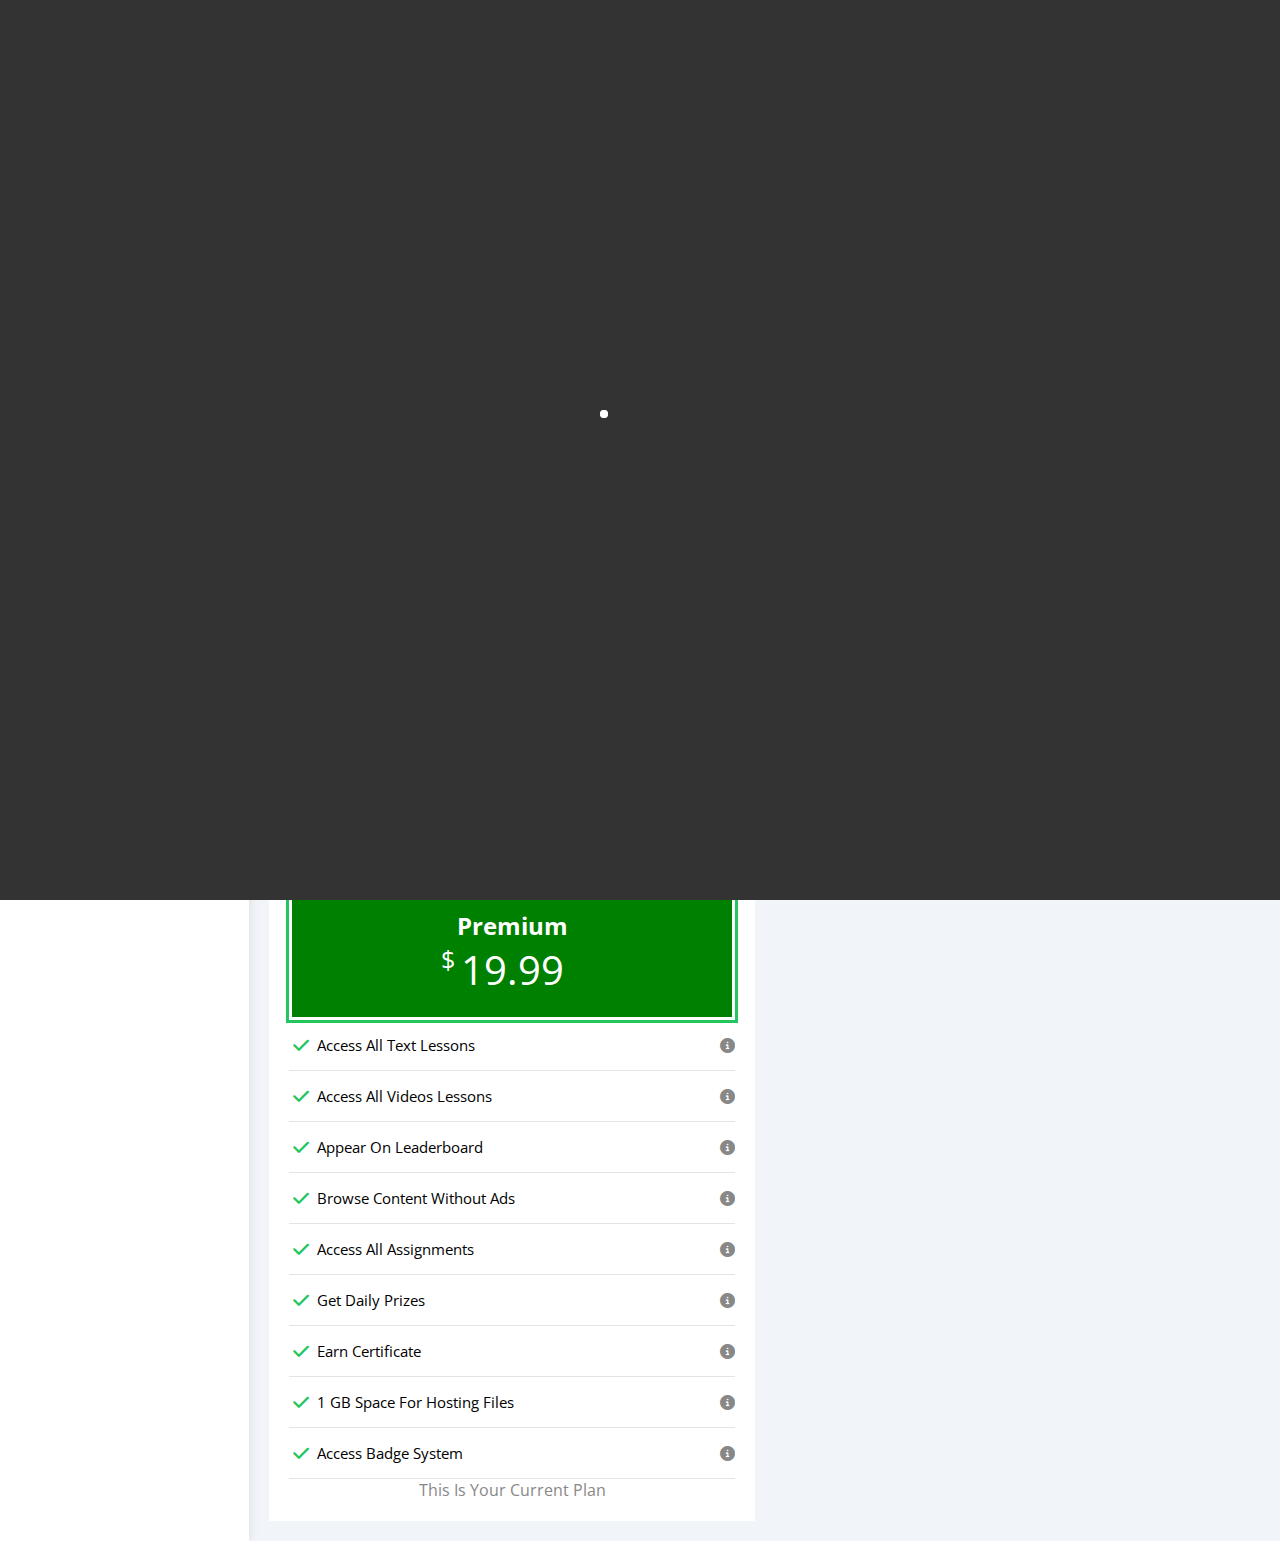
<file: plans.html>
<!DOCTYPE html>
<html lang="en">

<head>
    <meta charset="UTF-8" />
    <meta http-equiv="X-UA-Compatible" content="IE=edge" />
    <meta name="viewport" content="width=device-width, initial-scale=1.0" />
    <title>Plans</title>
    <!-- Font Awesome -->
    <link rel="stylesheet" href="css/all.min.css" />
    <!-- Normalize -->
    <link href="css/normalize.css" />
    <link rel="preconnect" href="https://fonts.googleapis.com" />
    <link rel="preconnect" href="https://fonts.gstatic.com" crossorigin />
    <!-- Google Fonts -->
    <link href="https://fonts.googleapis.com/css2?family=Open+Sans:wght@300;500&display=swap" rel="stylesheet" />
    <!-- My Frame Work -->
    <link rel="stylesheet" href="css/myframework.css" />
    <!-- Main Css Style -->
    <link rel="stylesheet" href="css/style.css" />
    <!-- Website Icon -->
    <link rel="icon" href="imgs/task.png">
</head>

<body>
    <div class="page d-flex">
        <!-- Star Sidebar -->
        <div class="sidebar bg-white p-20 p-relative">
            <h3 class="p-relative txt-c">ahmad<span>-slmn</span></h3>
            <ul>
                <li><a href="index.html" class="d-flex align-center fs-14 c-black rad-6 p-10"> <i class="fa-regular fa-chart-bar fa-fw"></i>
                        <span>Dashboard</span>
                    </a>
                </li>
                <li>
                    <a class="d-flex align-center fs-14 c-black rad-6 p-10" href="settings.html">
                        <i class="fa-solid fa-gear fa-fw"></i>
                        <span>Settings</span>
                    </a>
                </li>
                <li>
                    <a class="d-flex align-center fs-14 c-black rad-6 p-10" href="profile.html">
                        <i class="fa-regular fa-user fa-fw"></i>
                        <span>Profile</span>
                    </a>
                </li>
                <li>
                    <a class="d-flex align-center fs-14 c-black rad-6 p-10" href="projects.html">
                        <i class="fa-solid fa-diagram-project fa-fw"></i>
                        <span>Projects</span>
                    </a>
                </li>
                <li>
                    <a class="d-flex align-center fs-14 c-black rad-6 p-10" href="courses.html">
                        <i class="fa-solid fa-graduation-cap fa-fw"></i>
                        <span>Courses</span>
                    </a>
                </li>
                <li>
                    <a class="d-flex align-center fs-14 c-black rad-6 p-10" href="friends.html">
                        <i class="fa-regular fa-circle-user fa-fw"></i>
                        <span>Friends</span>
                    </a>
                </li>
                <li>
                    <a class="d-flex align-center fs-14 c-black rad-6 p-10" href="files.html">
                        <i class="fa-regular fa-file fa-fw"></i>
                        <span>Files</span>
                    </a>
                </li>
                <li>
                    <a class="active d-flex align-center fs-14 c-black rad-6 p-10" href="plans.html">
                        <i class="fa-regular fa-credit-card fa-fw"></i>
                        <span>Plans</span>
                    </a>
                </li>
            </ul>
        </div>
        <!-- End Sidebar -->

        <!-- Star Content -->
        <div class="content w-full">
            <!-- Start Head -->
            <div class="head bg-white p-15 between-flex">
                <div class="search p-relative">
                    <input class="p-10" type="search" placeholder="type here">
                </div>
                <div class="icons d-flex align-center">
                    <span class="p-relative notfication d-flex align-center">
                        <i class="fa-regular fa-bell fa-lg"></i>
                        <img src="imgs/client.png" alt="" />
                    </span>
                </div>
            </div>
            <!-- End Head -->
            <h1 class="p-relative">plans</h1>
            <div class="plans-page d-grid m-20 gap-20">

                <!-- Start Plan1 -->
                <div class="plan blue bg-white p-20">
                    <div class="top bg-blue txt-c p-20">
                        <h2 class="c-white">Free</h2>
                        <div class="price c-white"><span>&#36;</span>0.00</div>
                    </div>
                    <ul>
                        <li>
                            <i class="fa-solid fa-check fa-fw yes"></i>
                            <span>Access All Text Lessons</span>
                            <i class="fa-solid fa-circle-info help"></i>
                            <span class="tolltip">what do think about this &#63;</span>
                        </li>
                        <li>
                            <i class="fa-solid fa-check fa-fw yes"></i>
                            <span>Access All Videos Lessons</span>
                            <i class="fa-solid fa-circle-info help"></i>
                            <span class="tolltip">what do think about this &#63;</span>
                        </li>
                        <li>
                            <i class="fa-solid fa-check fa-fw yes"></i>
                            <span>Appear On Leaderboard</span>
                            <i class="fa-solid fa-circle-info help"></i>
                            <span class="tolltip">what do think about this &#63;</span>
                        </li>
                        <li>
                            <i class="fa-solid fa-xmark fa-fw"></i>
                            <span>Browse Content Without Ads</span>
                            <i class="fa-solid fa-circle-info help"></i>
                            <span class="tolltip">what do think about this &#63;</span>
                        </li>
                        <li>
                            <i class="fa-solid fa-xmark fa-fw"></i>
                            <span>Access All Assignments</span>
                            <i class="fa-solid fa-circle-info help"></i>
                            <span class="tolltip">what do think about this &#63;</span>
                        </li>
                        <li>
                            <i class="fa-solid fa-xmark fa-fw"></i>
                            <span>Get Daily Prizes</span>
                            <i class="fa-solid fa-circle-info help"></i>
                            <span class="tolltip">what do think about this &#63;</span>
                        </li>
                        <li>
                            <i class="fa-solid fa-xmark fa-fw"></i>
                            <span>Earn Certificate</span>
                            <i class="fa-solid fa-circle-info help"></i>
                            <span class="tolltip">what do think about this &#63;</span>
                        </li>
                        <li>
                            <i class="fa-solid fa-xmark fa-fw"></i>
                            <span>1 GB Space For Hosting Files</span>
                            <i class="fa-solid fa-circle-info help"></i>
                            <span class="tolltip">what do think about this &#63;</span>
                        </li>
                        <li>
                            <i class="fa-solid fa-xmark fa-fw"></i>
                            <span>Access Badge System</span>
                            <i class="fa-solid fa-circle-info help"></i>
                            <span class="tolltip">what do think about this &#63;</span>
                        </li>
                    </ul>
                    <a href="#" class="btn-shape bg-blue c-white d-block w-fit">Join</a>
                </div>
                <!-- End Plan1 -->

                <!-- Start Plan2 -->
                <div class="plan orange bg-white p-20">
                    <div class="top bg-orange txt-c p-20">
                        <h2 class="c-white">Basic</h2>
                        <div class="price c-white"><span>&#36;</span>7.99</div>
                    </div>
                    <ul class="list-none p-0">
                        <li>
                            <i class="fa-solid fa-check fa-fw yes"></i>
                            <span>Access All Text Lessons</span>
                            <i class="fa-solid fa-circle-info help"></i>
                            <span class="tolltip">what do think about this &#63;</span>
                        </li>
                        <li>
                            <i class="fa-solid fa-check fa-fw yes"></i>
                            <span>Access All Videos Lessons</span>
                            <i class="fa-solid fa-circle-info help"></i>
                            <span class="tolltip">what do think about this &#63;</span>
                        </li>
                        <li>
                            <i class="fa-solid fa-check fa-fw yes"></i>
                            <span>Appear On Leaderboard</span>
                            <i class="fa-solid fa-circle-info help"></i>
                            <span class="tolltip">what do think about this &#63;</span>
                        </li>
                        <li>
                            <i class="fa-solid fa-check fa-fw yes"></i>
                            <span>Browse Content Without Ads</span>
                            <i class="fa-solid fa-circle-info help"></i>
                            <span class="tolltip">what do think about this &#63;</span>
                        </li>
                        <li>
                            <i class="fa-solid fa-check fa-fw yes"></i>
                            <span>Access All Assignments</span>
                            <i class="fa-solid fa-circle-info help"></i>
                            <span class="tolltip">what do think about this &#63;</span>
                        </li>
                        <li>
                            <i class="fa-solid fa-check fa-fw yes"></i>
                            <span>Get Daily Prizes</span>
                            <i class="fa-solid fa-circle-info help"></i>
                            <span class="tolltip">what do think about this &#63;</span>
                        </li>
                        <li>
                            <i class="fa-solid fa-check fa-fw yes"></i>
                            <span>Earn Certificate</span>
                            <i class="fa-solid fa-circle-info help"></i>
                            <span class="tolltip">what do think about this &#63;</span>
                        </li>
                        <li>
                            <i class="fa-solid fa-xmark fa-fw"></i>
                            <span>1 GB Space For Hosting Files</span>
                            <i class="fa-solid fa-circle-info help"></i>
                            <span class="tolltip">what do think about this &#63;</span>
                        </li>
                        <li>
                            <i class="fa-solid fa-xmark fa-fw"></i>
                            <span>Access Badge System</span>
                            <i class="fa-solid fa-circle-info help"></i>
                            <span class="tolltip">what do think about this &#63;</span>
                        </li>
                    </ul>
                    <a href="#" class="btn-shape bg-orange c-white d-block w-fit">Join</a>
                </div>
                <!-- End Plan2 -->

                <!-- Start Plan3 -->
                <div class="plan green bg-white p-20">
                    <div class="top bg-green txt-c p-20">
                        <h2 class="c-white">Premium</h2>
                        <div class="price c-white"><span>&#36;</span>19.99</div>
                    </div>
                    <ul class="list-none p-0">
                        <li>
                            <i class="fa-solid fa-check fa-fw yes"></i>
                            <span>Access All Text Lessons</span>
                            <i class="fa-solid fa-circle-info help"></i>
                            <span class="tolltip">what do think about this &#63;</span>
                        </li>
                        <li>
                            <i class="fa-solid fa-check fa-fw yes"></i>
                            <span>Access All Videos Lessons</span>
                            <i class="fa-solid fa-circle-info help"></i>
                            <span class="tolltip">what do think about this &#63;</span>
                        </li>
                        <li>
                            <i class="fa-solid fa-check fa-fw yes"></i>
                            <span>Appear On Leaderboard</span>
                            <i class="fa-solid fa-circle-info help"></i>
                            <span class="tolltip">what do think about this &#63;</span>
                        </li>
                        <li>
                            <i class="fa-solid fa-check fa-fw yes"></i>
                            <span>Browse Content Without Ads</span>
                            <i class="fa-solid fa-circle-info help"></i>
                            <span class="tolltip">what do think about this &#63;</span>
                        </li>
                        <li>
                            <i class="fa-solid fa-check fa-fw yes"></i>
                            <span>Access All Assignments</span>
                            <i class="fa-solid fa-circle-info help"></i>
                            <span class="tolltip">what do think about this &#63;</span>
                        </li>
                        <li>
                            <i class="fa-solid fa-check fa-fw yes"></i>
                            <span>Get Daily Prizes</span>
                            <i class="fa-solid fa-circle-info help"></i>
                            <span class="tolltip">what do think about this &#63;</span>
                        </li>
                        <li>
                            <i class="fa-solid fa-check fa-fw yes"></i>
                            <span>Earn Certificate</span>
                            <i class="fa-solid fa-circle-info help"></i>
                            <span class="tolltip">what do think about this &#63;</span>
                        </li>
                        <li>
                            <i class="fa-solid fa-check fa-fw yes"></i>
                            <span>1 GB Space For Hosting Files</span>
                            <i class="fa-solid fa-circle-info help"></i>
                            <span class="tolltip">what do think about this &#63;</span>
                        </li>
                        <li>
                            <i class="fa-solid fa-check fa-fw yes"></i>
                            <span>Access Badge System</span>
                            <i class="fa-solid fa-circle-info help"></i>
                            <span class="tolltip">what do think about this &#63;</span>
                        </li>
                    </ul>
                    <p class="c-grey txt-c">This Is Your Current Plan</p>
                </div>
                <!-- End Plan3 -->
            </div>
        </div>
    </div>
    <i class="fa fa-arrow-up" id="arrow-up"></i>
    <div class="loader">
        <div class="lds-ripple">
            <div></div>
            <div></div>
        </div>
    </div>
    <script src="js/main.js"></script>
</body>

</html>
</file>
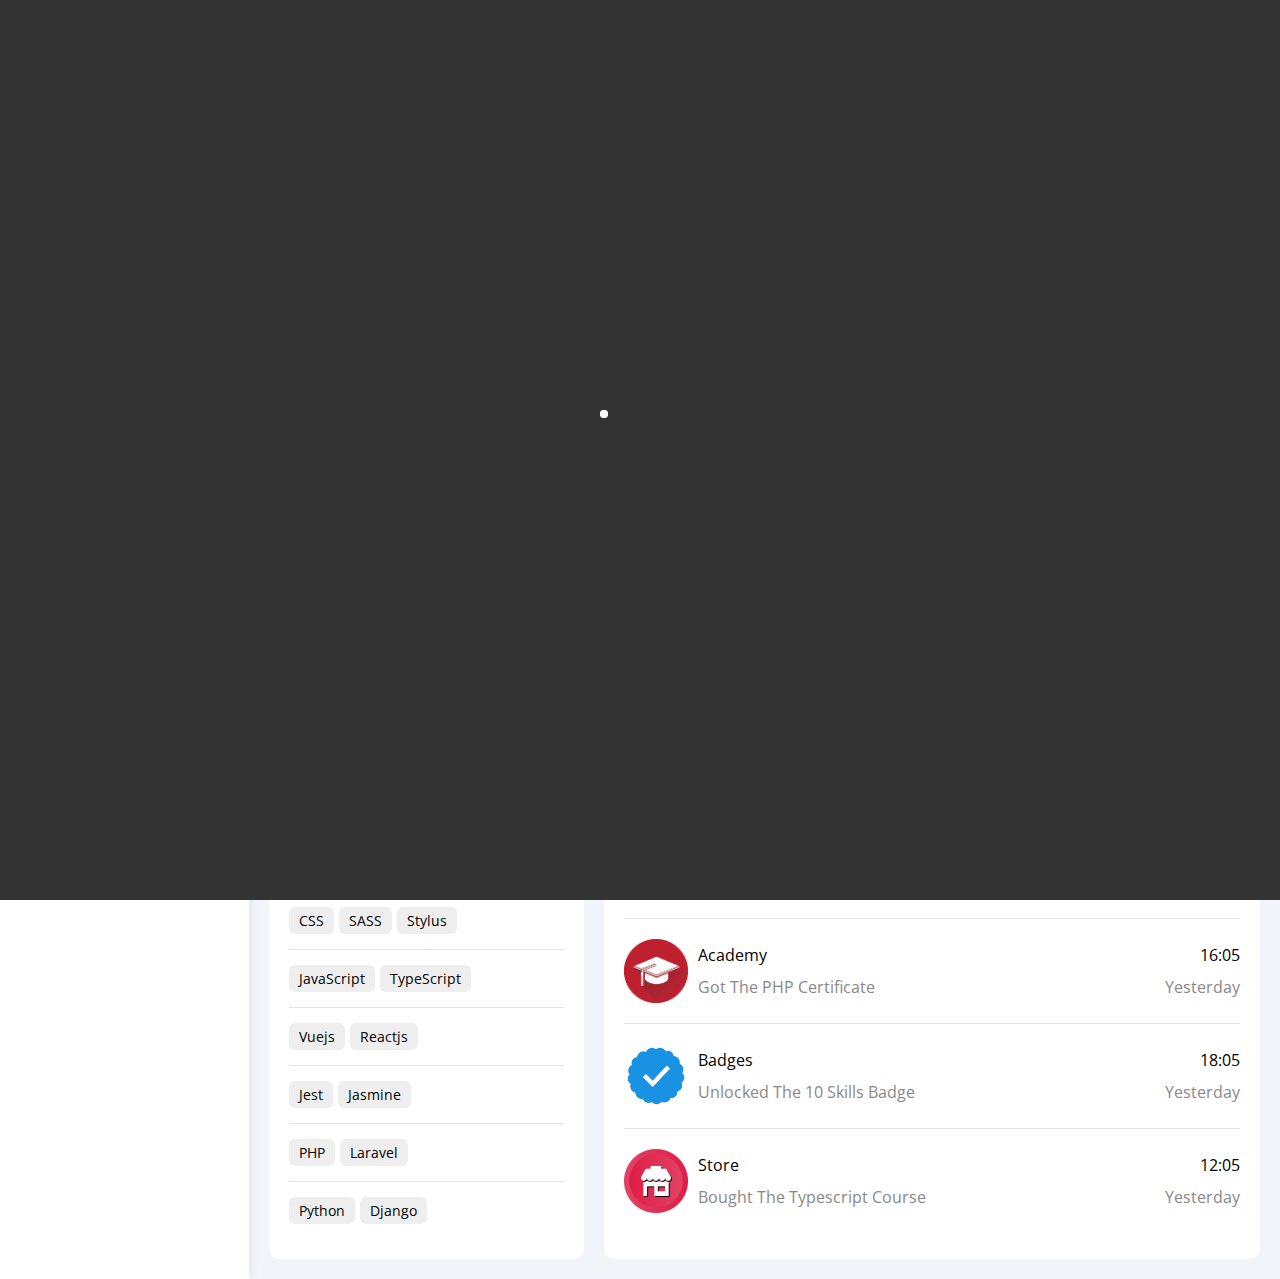
<file: profile.html>
<!DOCTYPE html>
<html lang="en">

<head>
    <meta charset="UTF-8" />
    <meta http-equiv="X-UA-Compatible" content="IE=edge" />
    <meta name="viewport" content="width=device-width, initial-scale=1.0" />
    <title>Profile</title>
    <!-- Font Awesome -->
    <link rel="stylesheet" href="css/all.min.css" />
    <!-- Normalize -->
    <link href="css/normalize.css" />
    <link rel="preconnect" href="https://fonts.googleapis.com" />
    <link rel="preconnect" href="https://fonts.gstatic.com" crossorigin />
    <!-- Google Fonts -->
    <link href="https://fonts.googleapis.com/css2?family=Open+Sans:wght@300;500&display=swap" rel="stylesheet" />
    <!-- My Frame Work -->
    <link rel="stylesheet" href="css/myframework.css" />
    <!-- Main Css Style -->
    <link rel="stylesheet" href="css/style.css" />
    <!-- Website Icon -->
    <link rel="icon" href="imgs/profile.png">
</head>

<body>
    <div class="page d-flex">
        <!-- Star Sidebar -->
        <div class="sidebar bg-white p-20 p-relative">
            <h3 class="p-relative text-center">ahmad<span>-slmn</span></h3>
            <ul>
                <li><a href="index.html" class="d-flex align-center fs-14 c-black rad-6 p-10"> <i class="fa-regular fa-chart-bar fa-fw"></i>
                        <span>Dashboard</span>
                    </a>
                </li>
                <li>
                    <a class="d-flex align-center fs-14 c-black rad-6 p-10" href="settings.html">
                        <i class="fa-solid fa-gear fa-fw"></i>
                        <span>Settings</span>
                    </a>
                </li>
                <li>
                    <a class="active d-flex align-center fs-14 c-black rad-6 p-10" href="profile.html">
                        <i class="fa-regular fa-user fa-fw"></i>
                        <span>Profile</span>
                    </a>
                </li>
                <li>
                    <a class="d-flex align-center fs-14 c-black rad-6 p-10" href="projects.html">
                        <i class="fa-solid fa-diagram-project fa-fw"></i>
                        <span>Projects</span>
                    </a>
                </li>
                <li>
                    <a class="d-flex align-center fs-14 c-black rad-6 p-10" href="courses.html">
                        <i class="fa-solid fa-graduation-cap fa-fw"></i>
                        <span>Courses</span>
                    </a>
                </li>
                <li>
                    <a class="d-flex align-center fs-14 c-black rad-6 p-10" href="friends.html">
                        <i class="fa-regular fa-circle-user fa-fw"></i>
                        <span>Friends</span>
                    </a>
                </li>
                <li>
                    <a class="d-flex align-center fs-14 c-black rad-6 p-10" href="files.html">
                        <i class="fa-regular fa-file fa-fw"></i>
                        <span>Files</span>
                    </a>
                </li>
                <li>
                    <a class="d-flex align-center fs-14 c-black rad-6 p-10" href="plans.html">
                        <i class="fa-regular fa-credit-card fa-fw"></i>
                        <span>Plans</span>
                    </a>
                </li>
            </ul>
        </div>
        <!-- End Sidebar -->

        <!-- Star Content -->
        <div class="content w-full">
            <!-- Start Head -->
            <div class="head bg-white p-15 between-flex">
                <div class="search p-relative">
                    <input class="p-10" type="search" placeholder="type here">
                </div>
                <div class="icons d-flex align-center">
                    <span class="p-relative notfication d-flex align-center">
                        <i class="fa-regular fa-bell fa-lg"></i>
                        <img src="imgs/client.png" alt="" />
                    </span>
                </div>
            </div>
            <!-- End Head -->
            <h1 class="p-relative">Profile</h1>
            <div class="profile-page m-20">
                <!-- Start Overview -->
                <div class="overview bg-white rad-10 d-flex align-center">
                    <div class="avatar-box text-center p-20">
                        <img class="rad-half mb-10" src="imgs/avatar.png" alt="" />
                        <h3>ahmad slmn</h3>
                        <p class="c-grey">Level 15</p>
                        <div class="level rad-6 bg-eee p-relative">
                            <span style="width: 65%"></span>
                        </div>
                        <div class="rating mt-10 mb-10">
                            <i class="fa-solid fa-star c-orange fs-13"></i>
                            <i class="fa-solid fa-star c-orange fs-13"></i>
                            <i class="fa-solid fa-star c-orange fs-13"></i>
                            <i class="fa-solid fa-star c-orange fs-13"></i>
                            <i class="fa-solid fa-star c-orange fs-13"></i>
                        </div>
                        <p class="c-grey fs-13">450 Rating</p>
                    </div>
                    <div class="info-box w-full">
                        <!-- Start Information Row1 -->
                        <div class="box p-20 d-flex align-center">
                            <h4 class="c-grey fs-15 w-full">General Information</h4>
                            <div class="fs-14">
                                <span class="c-grey">Full Name</span>
                                <span>ahmad slmn</span>
                            </div>
                            <div class="fs-14">
                                <span class="c-grey">Gender:</span>
                                <span>Male</span>
                            </div>
                            <div class="fs-14">
                                <span class="c-grey">Country:</span>
                                <span>Egypt</span>
                            </div>
                            <div class="fs-14">
                                <label>
                                    <input class="toggle-checkbox" type="checkbox" checked />
                                    <div class="toggle-switch"></div>
                                </label>
                            </div>
                        </div>
                        <!-- End Information Row1 -->

                        <!-- Start Information Row2 -->
                        <div class="box p-20 d-flex align-center">
                            <h4 class="c-grey w-full fs-15">Personal Information</h4>
                            <div class="fs-14">
                                <span class="c-grey">Email:</span>
                                <span>o@nn.sa</span>
                            </div>
                            <div class="fs-14">
                                <span class="c-grey">Phone:</span>
                                <span>019123456789</span>
                            </div>
                            <div class="fs-14">
                                <span class="c-grey">Date Of Birth:</span>
                                <span>25/10/1982</span>
                            </div>
                            <div class="fs-14">
                                <label>
                                    <input class="toggle-checkbox" type="checkbox" />
                                    <div class="toggle-switch"></div>
                                </label>
                            </div>
                        </div>
                        <!-- End Information Row2 -->

                        <!-- Start Information Row3 -->
                        <div class="box p-20 d-flex align-center">
                            <h4 class="c-grey w-full fs-15">Job Information</h4>
                            <div class="fs-14">
                                <span class="c-grey">Title:</span>
                                <span>Full Stack Developer</span>
                            </div>
                            <div class="fs-14">
                                <span class="c-grey">Programming Language:</span>
                                <span>Python</span>
                            </div>
                            <div class="fs-14">
                                <span class="c-grey">Years Of Experience:</span>
                                <span>15+</span>
                            </div>
                            <div class="fs-14">
                                <label>
                                    <input class="toggle-checkbox" type="checkbox" checked />
                                    <div class="toggle-switch"></div>
                                </label>
                            </div>
                        </div>
                        <!-- End Information Row3 -->

                        <!-- Start Information Row4 -->
                        <div class="box p-20 d-flex align-center">
                            <h4 class="c-grey w-full fs-15">Billing Information</h4>
                            <div class="fs-14">
                                <span class="c-grey">Payment Method:</span>
                                <span>visa card</span>
                            </div>
                            <div class="fs-14">
                                <span class="c-grey">Email:</span>
                                <span>email@website.com</span>
                            </div>
                            <div class="fs-14">
                                <span class="c-grey">Subscription:</span>
                                <span>Monthly</span>
                            </div>
                            <div class="fs-14">
                                <label>
                                    <input class="toggle-checkbox" type="checkbox" />
                                    <div class="toggle-switch"></div>
                                </label>
                            </div>
                        </div>
                    </div>
                    <!-- End Information Row4 -->
                </div>
                <!-- End Overview -->

                <!-- Start Other Data -->
                <div class="other-data d-flex gap-20">
                    <div class="skills-card p-20 bg-white rad-10 mt-20">
                        <h2 class="mb-10">My Skills</h2>
                        <p class="mb-20 c-grey fs-15">Complete Skills List</p>
                        <ul class="txt-c-mobile">
                            <li><span>HTML</span><span>Pugjs</span><span>HAML</span></li>
                            <li><span>CSS</span><span>SASS</span><span>Stylus</span></li>
                            <li><span>JavaScript</span><span>TypeScript</span></li>
                            <li><span>Vuejs</span><span>Reactjs</span></li>
                            <li><span>Jest</span><span>Jasmine</span></li>
                            <li><span>PHP</span><span>Laravel</span></li>
                            <li><span>Python</span><span>Django</span></li>
                        </ul>
                    </div>
                    <div class="activities p-20 bg-white rad-10 mt-20">
                        <h2 class="mb-10">Latest Activities</h2>
                        <p class="mb-20 c-grey fs-15">Latest Activities Done By The User</p>
                        <div class="activity d-flex align-center txt-c-mobile">
                            <img src="imgs/activity-01.png" alt="" />
                            <div class="info">
                                <span class="d-block mb-10">Store</span>
                                <span class="c-grey">Bought The Mastering Python Course</span>
                            </div>
                            <div class="date">
                                <span class="d-block mb-10">18:10</span>
                                <span class="c-grey">Yesterday</span>
                            </div>
                        </div>
                        <div class="activity d-flex align-center txt-c-mobile">
                            <img src="imgs/activity-02.png" alt="" />
                            <div class="info">
                                <span class="d-block mb-10">Academy</span>
                                <span class="c-grey">Got The PHP Certificate</span>
                            </div>
                            <div class="date">
                                <span class="d-block mb-10">16:05</span>
                                <span class="c-grey">Yesterday</span>
                            </div>
                        </div>
                        <div class="activity d-flex align-center txt-c-mobile">
                            <img src="imgs/activity-03.png" alt="" />
                            <div class="info">
                                <span class="d-block mb-10">Badges</span>
                                <span class="c-grey">Unlocked The 10 Skills Badge</span>
                            </div>
                            <div class="date">
                                <span class="d-block mb-10">18:05</span>
                                <span class="c-grey">Yesterday</span>
                            </div>
                        </div>
                        <div class="activity d-flex align-center txt-c-mobile">
                            <img src="imgs/activity-01.png" alt="" />
                            <div class="info">
                                <span class="d-block mb-10">Store</span>
                                <span class="c-grey">Bought The Typescript Course</span>
                            </div>
                            <div class="date">
                                <span class="d-block mb-10">12:05</span>
                                <span class="c-grey">Yesterday</span>
                            </div>
                        </div>
                    </div>
                </div>
                <!-- End Other Data -->
            </div>
        </div>
    </div>
    <i class="fa fa-arrow-up" id="arrow-up"></i>
    <div class="loader">
        <div class="lds-ripple">
            <div></div>
            <div></div>
        </div>
    </div>
    <script src="js/main.js"></script>
</body>

</html>
</file>
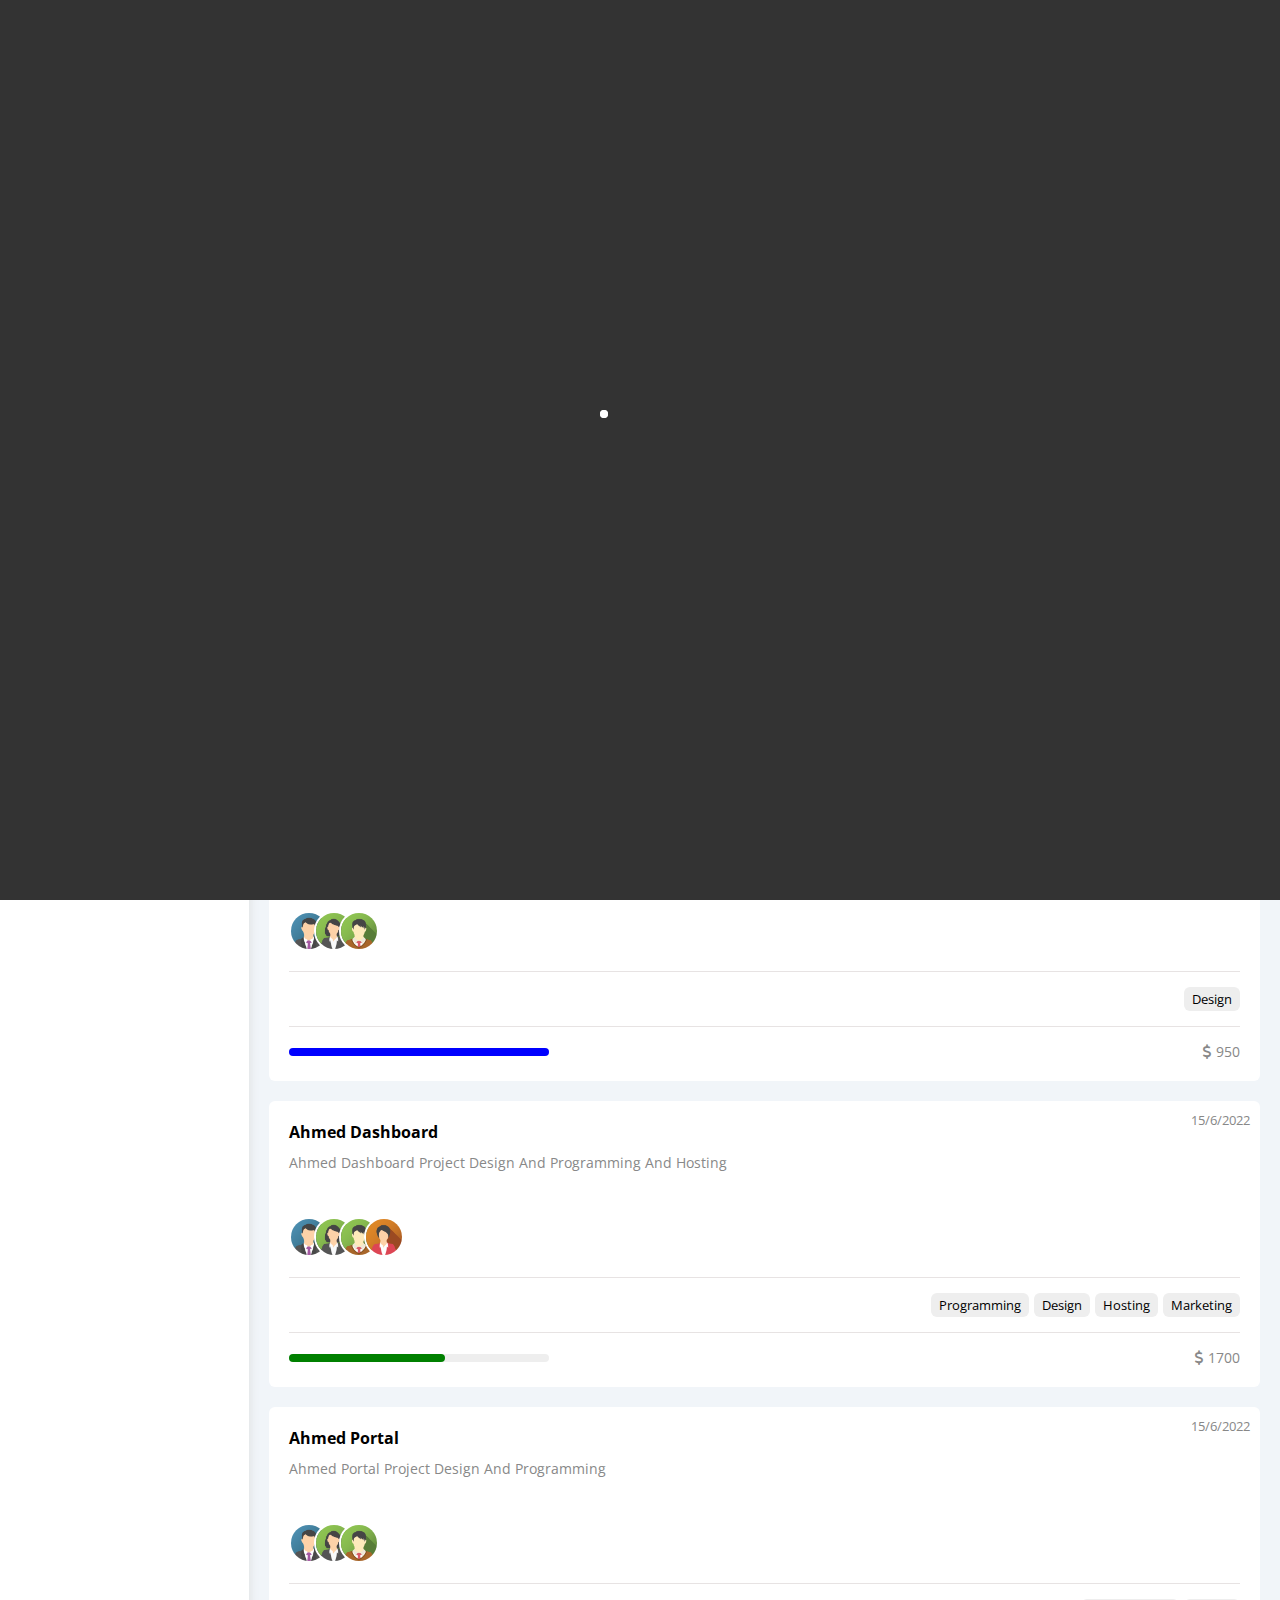
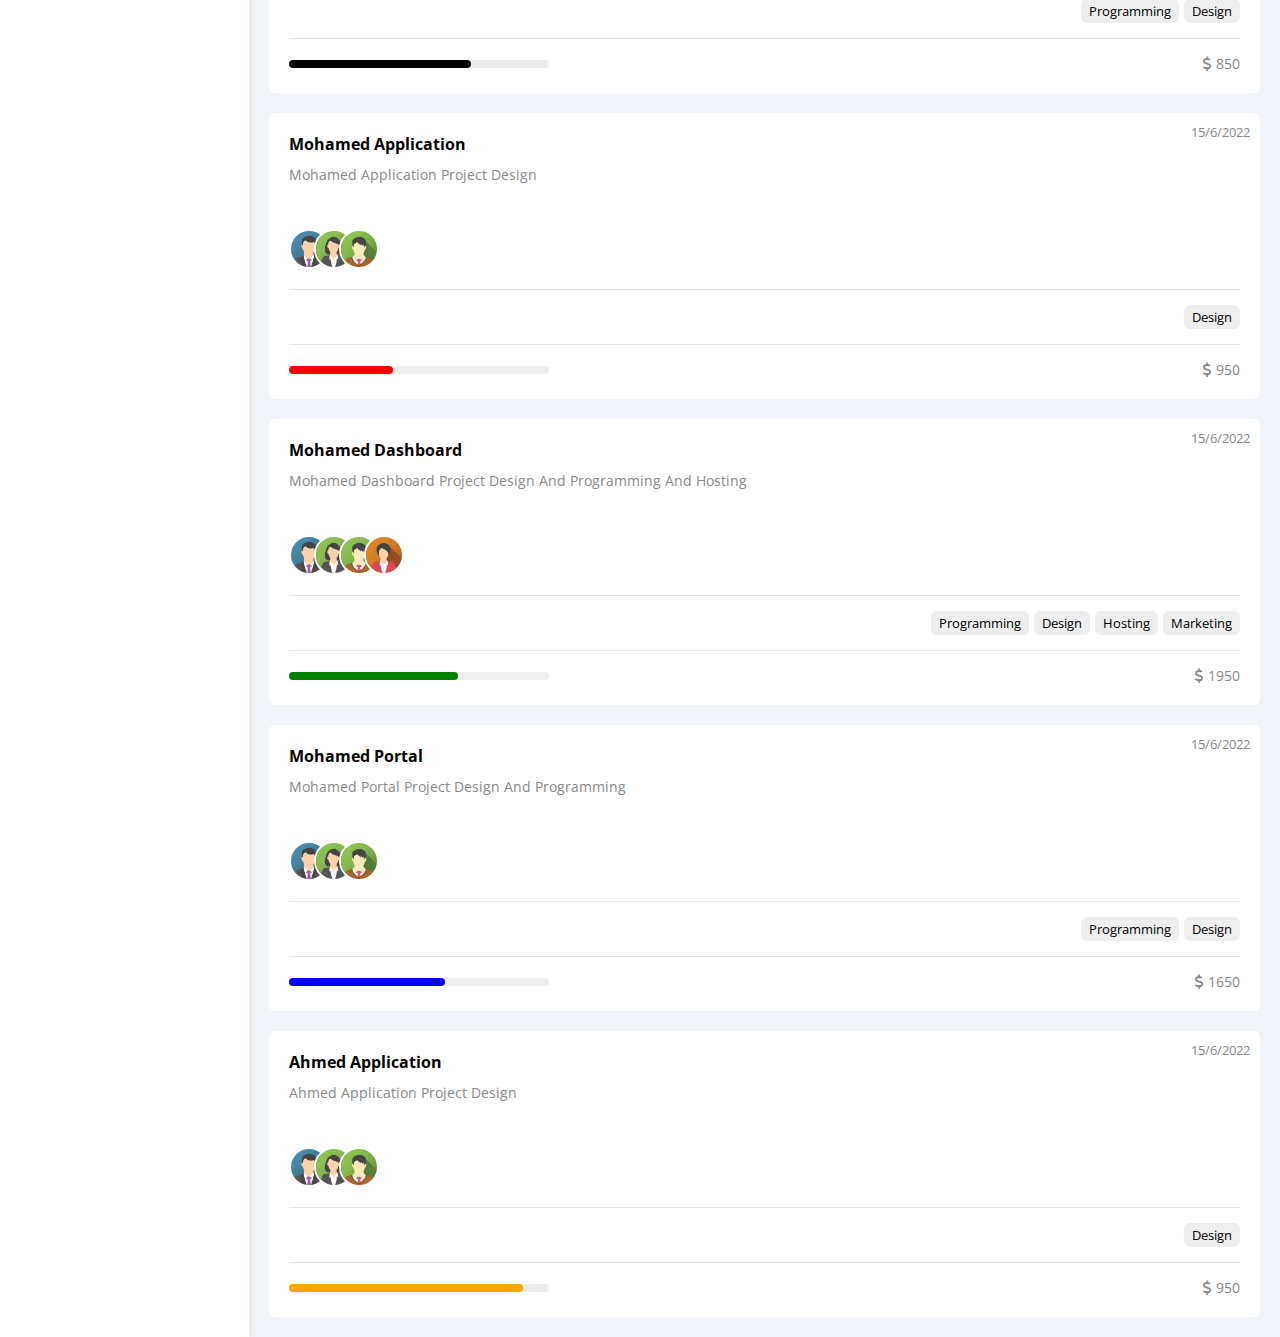
<file: projects.html>
<!DOCTYPE html>
<html lang="en">

<head>
    <meta charset="UTF-8" />
    <meta http-equiv="X-UA-Compatible" content="IE=edge" />
    <meta name="viewport" content="width=device-width, initial-scale=1.0" />
    <title>Projects</title>
    <!-- Font Awesome -->
    <link rel="stylesheet" href="css/all.min.css" />
    <!-- Normalize -->
    <link href="css/normalize.css" />
    <link rel="preconnect" href="https://fonts.googleapis.com" />
    <link rel="preconnect" href="https://fonts.gstatic.com" crossorigin />
    <!-- Google Fonts -->
    <link href="https://fonts.googleapis.com/css2?family=Open+Sans:wght@300;500&display=swap" rel="stylesheet" />
    <!-- My Frame Work -->
    <link rel="stylesheet" href="css/myframework.css" />
    <!-- Main Css Style -->
    <link rel="stylesheet" href="css/style.css" />
    <!-- Website Icon -->
    <link rel="icon" href="imgs/project-icon.png">
</head>

<body>
    <div class="page d-flex">
        <!-- Star Sidebar -->
        <div class="sidebar bg-white p-20 p-relative">
            <h3 class="p-relative txt-c">ahmad<span>-slmn</span></h3>
            <ul>
                <li><a href="index.html" class="d-flex align-center fs-14 c-black rad-6 p-10"> <i class="fa-regular fa-chart-bar fa-fw"></i>
                        <span>Dashboard</span>
                    </a>
                </li>
                <li>
                    <a class="d-flex align-center fs-14 c-black rad-6 p-10" href="settings.html">
                        <i class="fa-solid fa-gear fa-fw"></i>
                        <span>Settings</span>
                    </a>
                </li>
                <li>
                    <a class="d-flex align-center fs-14 c-black rad-6 p-10" href="profile.html">
                        <i class="fa-regular fa-user fa-fw"></i>
                        <span>Profile</span>
                    </a>
                </li>
                <li>
                    <a class="active d-flex align-center fs-14 c-black rad-6 p-10" href="projects.html">
                        <i class="fa-solid fa-diagram-project fa-fw"></i>
                        <span>Projects</span>
                    </a>
                </li>
                <li>
                    <a class="d-flex align-center fs-14 c-black rad-6 p-10" href="courses.html">
                        <i class="fa-solid fa-graduation-cap fa-fw"></i>
                        <span>Courses</span>
                    </a>
                </li>
                <li>
                    <a class="d-flex align-center fs-14 c-black rad-6 p-10" href="friends.html">
                        <i class="fa-regular fa-circle-user fa-fw"></i>
                        <span>Friends</span>
                    </a>
                </li>
                <li>
                    <a class="d-flex align-center fs-14 c-black rad-6 p-10" href="files.html">
                        <i class="fa-regular fa-file fa-fw"></i>
                        <span>Files</span>
                    </a>
                </li>
                <li>
                    <a class="d-flex align-center fs-14 c-black rad-6 p-10" href="plans.html">
                        <i class="fa-regular fa-credit-card fa-fw"></i>
                        <span>Plans</span>
                    </a>
                </li>
            </ul>
        </div>
        <!-- End Sidebar -->

        <!-- Star Content -->
        <div class="content w-full">
            <!-- Start Head -->
            <div class="head bg-white p-15 between-flex">
                <div class="search p-relative">
                    <input class="p-10" type="search" placeholder="type here">
                </div>
                <div class="icons d-flex align-center">
                    <span class="p-relative notfication d-flex align-center">
                        <i class="fa-regular fa-bell fa-lg"></i>
                        <img src="imgs/client.png" alt="" />
                    </span>
                </div>
            </div>
            <!-- End Head -->
            <h1 class="p-relative">projects</h1>
            <div class="projects-page d-grid m-20 gap-20">
                <!-- Start Project 1 -->
                <div class="project bg-white p-20 rad-6 p-relative">
                    <span class="date fs-13 c-grey">15/10/2021</span>
                    <h4>ahmad Dashboard</h4>
                    <p class="c-grey mt-10 mb-10 fs-14">ahmad Dashboard Project Design And Programming And Hosting</p>
                    <div class="team">
                        <a href="#"><img src="imgs/team-03.png" alt="" /></a>
                        <a href="#"><img src="imgs/team-04.png" alt="" /></a>
                        <a href="#"><img src="imgs/team-05.png" alt="" /></a>
                        <a href="#"><img src="imgs/team-01.png" alt="" /></a>
                        <a href="#"><img src="imgs/team-02.png" alt="" /></a>
                    </div>
                    <div class="do d-flex">
                        <span class="fs-13 rad-6 bg-eee">Programming</span>
                        <span class="fs-13 rad-6 bg-eee">Design</span>
                        <span class="fs-13 rad-6 bg-eee">Hosting</span>
                        <span class="fs-13 rad-6 bg-eee">Marketing</span>
                    </div>
                    <div class="info between-flex">
                        <div class="prog bg-eee">
                            <span class="bg-red" style="width: 65%"></span>
                        </div>
                        <div class="fs-14 c-grey">
                            <i class="fa-solid fa-dollar-sign"></i>
                            2500
                        </div>
                    </div>
                </div>
                <!-- End Project 1 -->

                <!-- Start Project 2 -->
                <div class="project bg-white p-20 rad-6 p-relative">
                    <span class="date fs-13 c-grey">15/6/2022</span>
                    <h4>Academy Portal</h4>
                    <p class="c-grey mt-10 mb-10 fs-14">Academy Portal Project Design And Programming</p>
                    <div class="team">
                        <a href="#"><img src="imgs/team-01.png" alt="" /></a>
                        <a href="#"><img src="imgs/team-02.png" alt="" /></a>
                        <a href="#"><img src="imgs/team-03.png" alt="" /></a>
                    </div>
                    <div class="do d-flex">
                        <span class="fs-13 rad-6 bg-eee">Programming</span>
                        <span class="fs-13 rad-6 bg-eee">Design</span>
                    </div>
                    <div class="info between-flex">
                        <div class="prog bg-eee">
                            <span class="bg-orange" style="width: 80%"></span>
                        </div>
                        <div class="fs-14 c-grey">
                            <i class="fa-solid fa-dollar-sign"></i>
                            1800
                        </div>
                    </div>
                </div>
                <!-- End Project 2 -->

                <!-- Start Project 3 -->
                <div class="project bg-white p-20 rad-6 p-relative">
                    <span class="date fs-13 c-grey">15/6/2022</span>
                    <h4>Chatting Application</h4>
                    <p class="c-grey mt-10 mb-10 fs-14">Chatting Application Project Design</p>
                    <div class="team">
                        <a href="#"><img src="imgs/team-01.png" alt="" /></a>
                        <a href="#"><img src="imgs/team-02.png" alt="" /></a>
                        <a href="#"><img src="imgs/team-03.png" alt="" /></a>
                    </div>
                    <div class="do d-flex">
                        <span class="fs-13 rad-6 bg-eee">Design</span>
                    </div>
                    <div class="info between-flex">
                        <div class="prog bg-eee">
                            <span class="bg-blue" style="width: 100%"></span>
                        </div>
                        <div class="fs-14 c-grey">
                            <i class="fa-solid fa-dollar-sign"></i>
                            950
                        </div>
                    </div>
                </div>
                <!-- End Project 3 -->

                <!-- Start Project 4 -->
                <div class="project bg-white p-20 rad-6 p-relative">
                    <span class="date fs-13 c-grey">15/6/2022</span>
                    <h4>Ahmed Dashboard</h4>
                    <p class="c-grey mt-10 mb-10 fs-14">Ahmed Dashboard Project Design And Programming And Hosting</p>
                    <div class="team">
                        <a href="#"><img src="imgs/team-01.png" alt="" /></a>
                        <a href="#"><img src="imgs/team-02.png" alt="" /></a>
                        <a href="#"><img src="imgs/team-03.png" alt="" /></a>
                        <a href="#"><img src="imgs/team-04.png" alt="" /></a>
                    </div>
                    <div class="do d-flex">
                        <span class="fs-13 rad-6 bg-eee">Programming</span>
                        <span class="fs-13 rad-6 bg-eee">Design</span>
                        <span class="fs-13 rad-6 bg-eee">Hosting</span>
                        <span class="fs-13 rad-6 bg-eee">Marketing</span>
                    </div>
                    <div class="info between-flex">
                        <div class="prog bg-eee">
                            <span class="bg-green" style="width: 60%"></span>
                        </div>
                        <div class="fs-14 c-grey">
                            <i class="fa-solid fa-dollar-sign"></i>
                            1700
                        </div>
                    </div>
                </div>
                <!-- End Project 4 -->

                <!-- Satart Project 5 -->
                <div class="project bg-white p-20 rad-6 p-relative">
                    <span class="date fs-13 c-grey">15/6/2022</span>
                    <h4>Ahmed Portal</h4>
                    <p class="c-grey mt-10 mb-10 fs-14">Ahmed Portal Project Design And Programming</p>
                    <div class="team">
                        <a href="#"><img src="imgs/team-01.png" alt="" /></a>
                        <a href="#"><img src="imgs/team-02.png" alt="" /></a>
                        <a href="#"><img src="imgs/team-03.png" alt="" /></a>
                    </div>
                    <div class="do d-flex">
                        <span class="fs-13 rad-6 bg-eee">Programming</span>
                        <span class="fs-13 rad-6 bg-eee">Design</span>
                    </div>
                    <div class="info between-flex">
                        <div class="prog bg-eee">
                            <span class="bg-black" style="width: 70%"></span>
                        </div>
                        <div class="fs-14 c-grey">
                            <i class="fa-solid fa-dollar-sign"></i>
                            850
                        </div>
                    </div>
                </div>
                <!-- End Project 5 -->

                <!-- Start Project 6 -->
                <div class="project bg-white p-20 rad-6 p-relative">
                    <span class="date fs-13 c-grey">15/6/2022</span>
                    <h4>Mohamed Application</h4>
                    <p class="c-grey mt-10 mb-10 fs-14">Mohamed Application Project Design</p>
                    <div class="team">
                        <a href="#"><img src="imgs/team-01.png" alt="" /></a>
                        <a href="#"><img src="imgs/team-02.png" alt="" /></a>
                        <a href="#"><img src="imgs/team-03.png" alt="" /></a>
                    </div>
                    <div class="do d-flex">
                        <span class="fs-13 rad-6 bg-eee">Design</span>
                    </div>
                    <div class="info between-flex">
                        <div class="prog bg-eee">
                            <span class="bg-red" style="width: 40%"></span>
                        </div>
                        <div class="fs-14 c-grey">
                            <i class="fa-solid fa-dollar-sign"></i>
                            950
                        </div>
                    </div>
                </div>
                <!-- End Project 6 -->

                <!-- Start Project 7 -->
                <div class="project bg-white p-20 rad-6 p-relative">
                    <span class="date fs-13 c-grey">15/6/2022</span>
                    <h4>Mohamed Dashboard</h4>
                    <p class="c-grey mt-10 mb-10 fs-14">Mohamed Dashboard Project Design And Programming And Hosting</p>
                    <div class="team">
                        <a href="#"><img src="imgs/team-01.png" alt="" /></a>
                        <a href="#"><img src="imgs/team-02.png" alt="" /></a>
                        <a href="#"><img src="imgs/team-03.png" alt="" /></a>
                        <a href="#"><img src="imgs/team-04.png" alt="" /></a>
                    </div>
                    <div class="do d-flex">
                        <span class="fs-13 rad-6 bg-eee">Programming</span>
                        <span class="fs-13 rad-6 bg-eee">Design</span>
                        <span class="fs-13 rad-6 bg-eee">Hosting</span>
                        <span class="fs-13 rad-6 bg-eee">Marketing</span>
                    </div>
                    <div class="info between-flex">
                        <div class="prog bg-eee">
                            <span class="bg-green" style="width: 65%"></span>
                        </div>
                        <div class="fs-14 c-grey">
                            <i class="fa-solid fa-dollar-sign"></i>
                            1950
                        </div>
                    </div>
                </div>
                <!-- End Project 7 -->

                <!-- Start Project 8 -->
                <div class="project bg-white p-20 rad-6 p-relative">
                    <span class="date fs-13 c-grey">15/6/2022</span>
                    <h4>Mohamed Portal</h4>
                    <p class="c-grey mt-10 mb-10 fs-14">Mohamed Portal Project Design And Programming</p>
                    <div class="team">
                        <a href="#"><img src="imgs/team-01.png" alt="" /></a>
                        <a href="#"><img src="imgs/team-02.png" alt="" /></a>
                        <a href="#"><img src="imgs/team-03.png" alt="" /></a>
                    </div>
                    <div class="do d-flex">
                        <span class="fs-13 rad-6 bg-eee">Programming</span>
                        <span class="fs-13 rad-6 bg-eee">Design</span>
                    </div>
                    <div class="info between-flex">
                        <div class="prog bg-eee">
                            <span class="bg-blue" style="width: 60%"></span>
                        </div>
                        <div class="fs-14 c-grey">
                            <i class="fa-solid fa-dollar-sign"></i>
                            1650
                        </div>
                    </div>
                </div>
                <!-- End Project 8 -->

                <!-- Start Project 9 -->
                <div class="project bg-white p-20 rad-6 p-relative">
                    <span class="date fs-13 c-grey">15/6/2022</span>
                    <h4>Ahmed Application</h4>
                    <p class="c-grey mt-10 mb-10 fs-14">Ahmed Application Project Design</p>
                    <div class="team">
                        <a href="#"><img src="imgs/team-01.png" alt="" /></a>
                        <a href="#"><img src="imgs/team-02.png" alt="" /></a>
                        <a href="#"><img src="imgs/team-03.png" alt="" /></a>
                    </div>
                    <div class="do d-flex">
                        <span class="fs-13 rad-6 bg-eee">Design</span>
                    </div>
                    <div class="info between-flex">
                        <div class="prog bg-eee">
                            <span class="bg-orange" style="width: 90%"></span>
                        </div>
                        <div class="fs-14 c-grey">
                            <i class="fa-solid fa-dollar-sign"></i>
                            950
                        </div>
                    </div>
                </div>
                <!-- End Project 9 -->
            </div>
        </div>
    </div>
    <i class="fa fa-arrow-up" id="arrow-up"></i>
    <div class="loader">
        <div class="lds-ripple">
            <div></div>
            <div></div>
        </div>
    </div>
    <script src="js/main.js"></script>
</body>

</html>
</file>
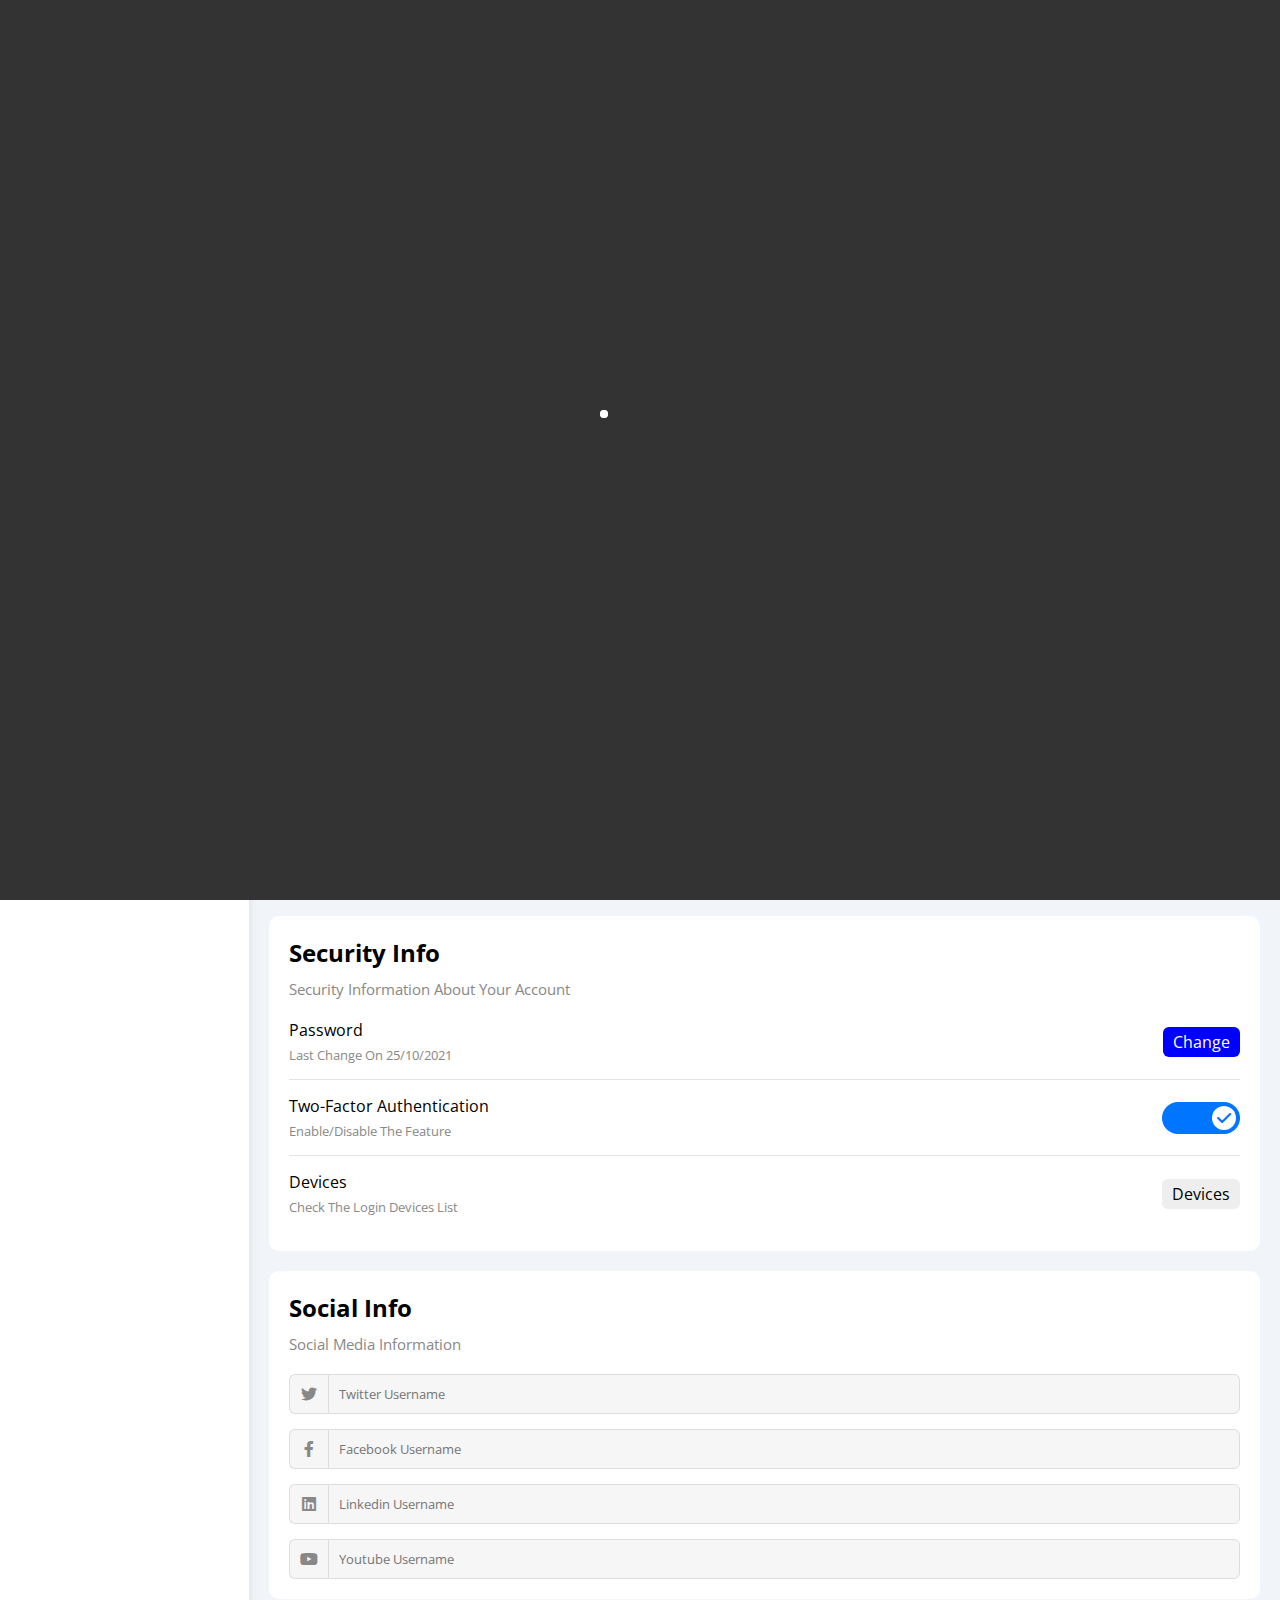
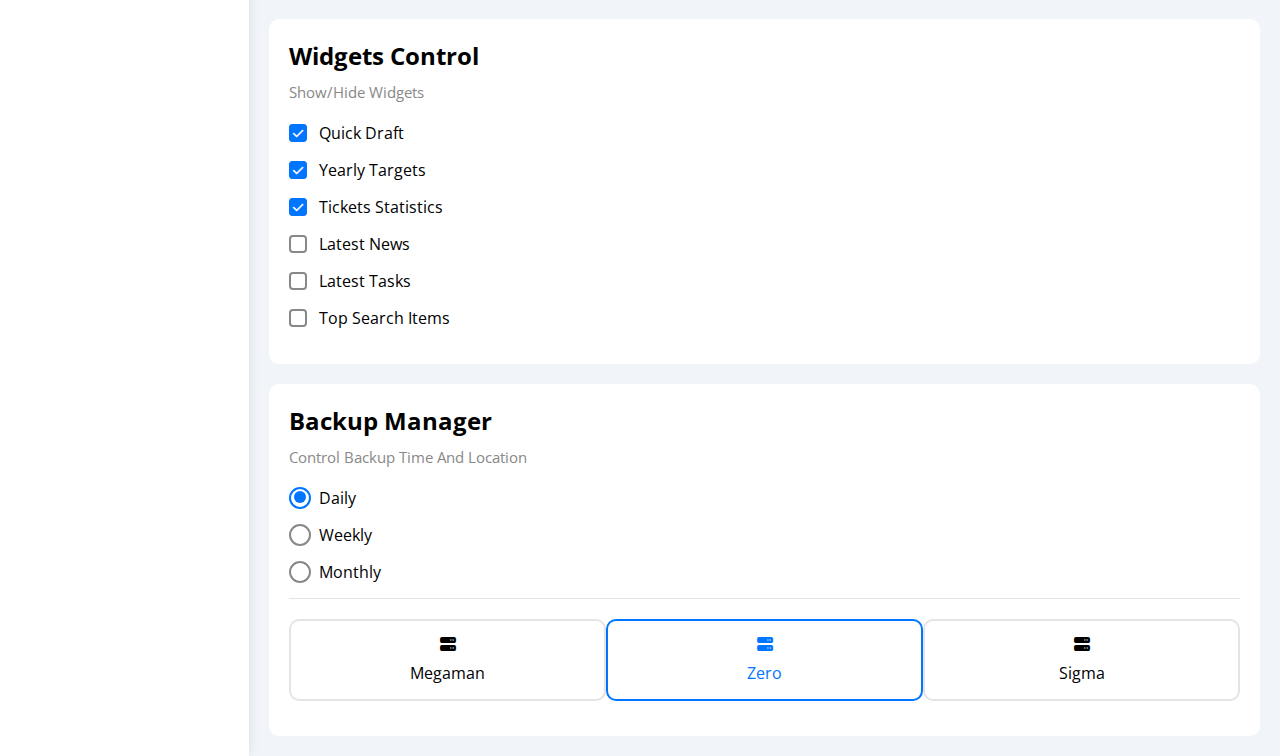
<file: settings.html>
<!DOCTYPE html>
<html lang="en">

<head>
    <meta charset="UTF-8" />
    <meta http-equiv="X-UA-Compatible" content="IE=edge" />
    <meta name="viewport" content="width=device-width, initial-scale=1.0" />
    <title>Settings</title>
    <!-- Font Awesome -->
    <link rel="stylesheet" href="css/all.min.css" />
    <!-- Normalize -->
    <link href="css/normalize.css" />
    <link rel="preconnect" href="https://fonts.googleapis.com" />
    <link rel="preconnect" href="https://fonts.gstatic.com" crossorigin />
    <!-- Google Fonts -->
    <link href="https://fonts.googleapis.com/css2?family=Open+Sans:wght@300;500&display=swap" rel="stylesheet" />
    <!-- My Frame Work -->
    <link rel="stylesheet" href="css/myframework.css" />
    <!-- Main Css Style -->
    <link rel="stylesheet" href="css/style.css" />
    <!-- Website Icon -->
    <link rel="icon" href="imgs/settings.png">

</head>

<body>

    <div class="page d-flex">
        <!-- Star Sidebar -->
        <div class="sidebar bg-white p-20 p-relative">
            <h3 class="p-relative txt-c">ahmad<span>-slmn</span></h3>
            <ul>
                <li><a href="index.html" class="d-flex align-center fs-14 c-black rad-6 p-10"> <i class="fa-regular fa-chart-bar fa-fw"></i>
                        <span>Dashboard</span>
                    </a>
                </li>
                <li>
                    <a class=" active d-flex align-center fs-14 c-black rad-6 p-10" href="settings.html">
                        <i class="fa-solid fa-gear fa-fw"></i>
                        <span>Settings</span>
                    </a>
                </li>
                <li>
                    <a class="d-flex align-center fs-14 c-black rad-6 p-10" href="profile.html">
                        <i class="fa-regular fa-user fa-fw"></i>
                        <span>Profile</span>
                    </a>
                </li>
                <li>
                    <a class="d-flex align-center fs-14 c-black rad-6 p-10" href="projects.html">
                        <i class="fa-solid fa-diagram-project fa-fw"></i>
                        <span>Projects</span>
                    </a>
                </li>
                <li>
                    <a class="d-flex align-center fs-14 c-black rad-6 p-10" href="courses.html">
                        <i class="fa-solid fa-graduation-cap fa-fw"></i>
                        <span>Courses</span>
                    </a>
                </li>
                <li>
                    <a class="d-flex align-center fs-14 c-black rad-6 p-10" href="friends.html">
                        <i class="fa-regular fa-circle-user fa-fw"></i>
                        <span>Friends</span>
                    </a>
                </li>
                <li>
                    <a class="d-flex align-center fs-14 c-black rad-6 p-10" href="files.html">
                        <i class="fa-regular fa-file fa-fw"></i>
                        <span>Files</span>
                    </a>
                </li>
                <li>
                    <a class="d-flex align-center fs-14 c-black rad-6 p-10" href="plans.html">
                        <i class="fa-regular fa-credit-card fa-fw"></i>
                        <span>Plans</span>
                    </a>
                </li>
            </ul>
        </div>
        <!-- End Sidebar -->

        <!-- Star Content -->
        <div class="content w-full">
            <!-- Start Head -->
            <div class="head bg-white p-15 between-flex">
                <div class="search p-relative">
                    <input class="p-10" type="search" placeholder="type here">
                </div>
                <div class="icons d-flex align-center">
                    <span class="p-relative notfication d-flex align-center">
                        <i class="fa-regular fa-bell fa-lg"></i>
                        <img src="imgs/client.png" alt="" />
                    </span>
                </div>
            </div>
            <!-- End Head -->
            <h1 class="p-relative">settings</h1>
            <div class="settings-page m-20 d-grid gap-20">
                <!-- Start Settings Box1 -->
                <div class="p-20 bg-white rad-10">
                    <h2 class="mt-0 mb-10">Site Control</h2>
                    <p class="mt-0 mb-20 c-grey fs-15">Control The Website If There Is Maintenance</p>
                    <div class="mb-15 between-flex">
                        <div>
                            <span>Website Control</span>
                            <p class="c-grey mt-5 mb-0 fs-13">Open/Close Website And Type The Reason</p>
                        </div>
                        <div>
                            <label>
                                <input class="toggle-checkbox" type="checkbox" checked />
                                <div class="toggle-switch p-relative"></div>
                            </label>
                        </div>
                    </div>
                    <textarea class="close-message p-10 rad-6 d-block w-full" placeholder="Close Message Content" id="myInput" maxlength="200"></textarea>
                    <span id="charCount"></span>
                </div>
                <!-- End Settings Box1 -->

                <!-- Start Settings Box2 -->
                <div class="p-20 bg-white rad-10">
                    <h2 class="mt-0 mb-10">General Info</h2>
                    <p class="mt-0 mb-20 c-grey fs-15">General Information About Your Account</p>
                    <div class="mb-15">
                        <label class="fs-14 c-grey d-block mb-10" for="first">First Name</label>
                        <input class="b-none border-ccc p-10 rad-6 d-block w-full" type="text" id="first" placeholder="First Name" />
                    </div>
                    <div class="mb-15">
                        <label class="fs-14 c-grey d-block mb-5" for="last">Last Name</label>
                        <input class="b-none border-ccc p-10 rad-6 d-block w-full" id="last" type="text" placeholder="Last Name" />
                    </div>
                    <div>
                        <label class="fs-14 c-grey d-block mb-5" for="email">Email</label>
                        <input class="email b-none border-ccc p-10 rad-6 w-full mr-10" id="email" type="email" value="o@nn.sa" disabled />
                        <a class="c-blue" href="#">Change</a>
                    </div>
                </div>
                <!-- End Settings Box2 -->

                <!-- Start Settings Box3 -->
                <div class="p-20 bg-white rad-10">
                    <h2 class="mt-0 mb-10">Security Info</h2>
                    <p class="mt-0 mb-20 c-grey fs-15">Security Information About Your Account</p>
                    <div class="sec-box mb-15 between-flex">
                        <div>
                            <span>Password</span>
                            <p class="c-grey mt-5 mb-0 fs-13">Last Change On 25/10/2021</p>
                        </div>
                        <a class="button bg-blue c-white btn-shape" href="#">Change</a>
                    </div>
                    <div class="sec-box mb-15 between-flex">
                        <div>
                            <span>Two-Factor Authentication</span>
                            <p class="c-grey mt-5 mb-0 fs-13">Enable/Disable The Feature</p>
                        </div>
                        <label>
                            <input class="toggle-checkbox" type="checkbox" checked />
                            <div class="toggle-switch"></div>
                        </label>
                    </div>
                    <div class="sec-box between-flex">
                        <div>
                            <span>Devices</span>
                            <p class="c-grey mt-5 mb-0 fs-13">Check The Login Devices List</p>
                        </div>
                        <a class="bg-eee c-black btn-shape" href="#">Devices</a>
                    </div>
                </div>
                <!-- End Settings Box3 -->

                <!-- Start Settings Box4 -->
                <div class="social-boxes p-20 bg-white rad-10">
                    <h2 class="mt-0 mb-10">Social Info</h2>
                    <p class="mt-0 mb-20 c-grey fs-15">Social Media Information</p>
                    <div class="d-flex align-center mb-15">
                        <i class="fa-brands fa-twitter center-flex c-grey"></i>
                        <input class="w-full" type="text" placeholder="Twitter Username" />
                    </div>
                    <div class="d-flex align-center mb-15">
                        <i class="fa-brands fa-facebook-f center-flex c-grey"></i>
                        <input class="w-full" type="text" placeholder="Facebook Username" />
                    </div>
                    <div class="d-flex align-center mb-15">
                        <i class="fa-brands fa-linkedin center-flex c-grey"></i>
                        <input class="w-full" type="text" placeholder="Linkedin Username" />
                    </div>
                    <div class="d-flex align-center">
                        <i class="fa-brands fa-youtube center-flex c-grey"></i>
                        <input class="w-full" type="text" placeholder="Youtube Username" />
                    </div>
                </div>
                <!-- End Settings Box4 -->

                <!-- Start Settings Box5 -->
                <div class="widgets-control p-20 bg-white rad-10">
                    <h2 class="mt-0 mb-10">Widgets Control</h2>
                    <p class="mt-0 mb-20 c-grey fs-15">Show/Hide Widgets</p>
                    <div class="control d-flex align-center mb-15">
                        <input type="checkbox" id="one" checked />
                        <label for="one">Quick Draft</label>
                    </div>
                    <div class="control d-flex align-center mb-15">
                        <input type="checkbox" id="two" checked />
                        <label for="two">Yearly Targets</label>
                    </div>
                    <div class="control d-flex align-center mb-15">
                        <input type="checkbox" id="three" checked />
                        <label for="three">Tickets Statistics</label>
                    </div>
                    <div class="control d-flex align-center mb-15">
                        <input type="checkbox" id="four" />
                        <label for="four">Latest News</label>
                    </div>
                    <div class="control d-flex align-center mb-15">
                        <input type="checkbox" id="five" />
                        <label for="five">Latest Tasks</label>
                    </div>
                    <div class="control d-flex align-center mb-15">
                        <input type="checkbox" id="six" />
                        <label for="six">Top Search Items</label>
                    </div>
                </div>
                <!-- End Settings Box5 -->

                <!-- Start Settings Box6 -->
                <div class="backup-control p-20 bg-white rad-10">
                    <h2 class="mt-0 mb-10">Backup Manager</h2>
                    <p class="mt-0 mb-20 c-grey fs-15">Control Backup Time And Location</p>
                    <div class="date d-flex align-center mb-15">
                        <input type="radio" name="time" id="daily" checked />
                        <label for="daily">Daily</label>
                    </div>
                    <div class="date d-flex align-center mb-15">
                        <input type="radio" name="time" id="weekly" />
                        <label for="weekly">Weekly</label>
                    </div>
                    <div class="date d-flex align-center mb-15">
                        <input type="radio" name="time" id="monthly" />
                        <label for="monthly">Monthly</label>
                    </div>
                    <div class="servers d-flex align-center txt-c">
                        <input type="radio" name="servers" id="server-one" />
                        <div class="server mb-15 rad-10 w-full">
                            <label class="d-block m-15" for="server-one">
                                <i class="fa-solid fa-server d-block mb-10"></i>
                                Megaman
                            </label>
                        </div>
                        <input type="radio" name="servers" id="server-two" checked />
                        <div class="server mb-15 rad-10 w-full">
                            <label class="d-block m-15" for="server-two">
                                <i class="fa-solid fa-server d-block mb-10"></i>
                                Zero
                            </label>
                        </div>
                        <input type="radio" name="servers" id="server-three" />
                        <div class="server mb-15 rad-10 w-full">
                            <label class="d-block m-15" for="server-three">
                                <i class="fa-solid fa-server d-block mb-10"></i>
                                Sigma
                            </label>
                        </div>
                    </div>
                </div>
                <!-- End Settings Box6 -->
            </div>
        </div>
    </div>
    <i class="fa fa-arrow-up" id="arrow-up"></i>
    <div class="loader">
        <div class="lds-ripple">
            <div></div>
            <div></div>
        </div>
    </div>
    <script src="js/main.js"></script>
    <script>
        // Counter The Wrods in Textarea when I Write
        let charCount = document.getElementById("charCount")

        let input = document.getElementById("myInput");

        let max_length = input.getAttribute("maxlength")

        input.oninput = function() {
            charCount.innerHTML = max_length - this.value.length;

            if (charCount.innerHTML == 0) {

                charCount.style.color = "red";

            } else if (charCount.innerHTML <= 50) {
                charCount.style.color = "orange"
            } else {
                charCount.style.color = "green"
            }

            if (input.value == "") {
                charCount.style.display = "none";
            } else {
                charCount.style.display = "block";
            }
        }

    </script>
</body>

</html>
</file>
<file: css/myframework.css>
/* Start Box */
.d-flex {
    display: flex
}

.d-grid {
    display: grid
}

.d-block {
    display: block
}

.gap-20 {
    grid-gap: 20px
}

.align-center {
    align-items: center
}

@media(max-width:767px) {
    .block-mobile {
        display: block
    }

    .hide-mobile {
        display: none
    }

    .txt-c-mobile {
        text-align: center
    }
}

.w-full {
    width: 100%
}

.w-100 {
    width: 100px
}

.w-fit {
    width: fit-content
}

.h-full {
    height: 100%
}

.h-100 {
    height: 100px
}

.space-between {
    justify-content: space-between
}

html {
    scroll-behavior: smooth;
}


#charCount {
    background: #e7e3e3;
    padding: 0 16px;
    color: green;
    border-radius: 6px;
    width: fit-content;
    position: relative;
    bottom: -10px;
    left: 40%;
    display: none
}

.fa-arrow-up {
    position: fixed;
    bottom: 20px;
    right: 20px;
    padding: 15px;
    background-color: var(--blue-color);
    cursor: pointer;
    border-radius: 15px;
    color: #fff;
    visibility: hidden;
    transition: all 1s ease-in-out;
    z-index: 99
}

/* End  Box */

/* Start Position */
.p-relative {
    position: relative
}

.p-absolute {
    position: absolute
}

/* End Position */

/* Start Padding + Margin */

.p-10 {
    padding: 10px
}

.p-15 {
    padding: 20px
}


.p-20 {
    padding: 20px
}

.pt-20 {
    padding-top: 20px
}

.pt-10 {
    padding-top: 10px
}

.pt-15 {
    padding-top: 15px
}

.pb-15 {
    padding-bottom: 15px
}

.pb-10 {
    padding-bottom: 10px
}

.pl-15 {
    padding-left: 15px
}

.pl-70 {
    padding-left: 70px
}

.m-20 {
    margin: 20px
}

.m-15 {
    margin: 15px
}

.mt-15 {
    margin-top: 15px
}

.mt-20 {
    margin-top: 20px
}

.mt-10 {
    margin-top: 10px
}

.mt-25 {
    margin-top: 25px
}

.mt-5 {
    margin-top: 5px
}

.mt-0 {
    margin-top: 0
}

.mb-25 {
    margin-bottom: 25px
}

.mb-20 {
    margin-bottom: 20px
}

.mb-15 {
    margin-bottom: 15px
}

.mb-10 {
    margin-bottom: 10px
}

.mb-5 {
    margin-bottom: 5px
}

.mr-10 {
    margin-right: 10px
}

.mr-15 {
    margin-right: 15px
}

/* End Padding + Margin */

/* Start Color */
.bg-eee {
    background-color: #eee
}

.bg-blue {
    background-color: blue
}

.bg-red {
    background-color: red
}

.bg-orange {
    background-color: orange
}


.bg-green {
    background-color: green
}

.bg-white {
    background-color: white
}

.bg-black {
    background-color: black
}

.c-black {
    color: black
}

.c-red {
    color: red
}

.c-blue {
    color: blue
}

.c-green {
    color: green
}

.c-orange {
    color: orange
}

.c-white {
    color: white
}


.c-grey {
    color: var(--grey-color)
}

/* End Color */

/* Start Border */
.rad-6 {
    border-radius: 6px
}

.rad-10 {
    border-radius: 10px
}

.b-none {
    border: none
}

.b-eee {
    border: 1px solid var(--b-color)
}

.rad-half {
    border-radius: 50%
}

.border-ccc {
    border: 1px solid #ccc
}

/* End Border */

/* Strat Font */
.txt-c {
    text-align: center
}

.fs-13 {
    font-size: 13px
}

.fs-14 {
    font-size: 14px
}

.fs-15 {
    font-size: 15px
}

.fs-25 {
    font-size: 25px
}

.fw-bold {
    font-weight: bold
}

@media(max-width:767px) {
    .text-c-mobil {
        text-align: center
    }
}

/* End Font */

/* Start Components */
.center-flex {
    display: flex;
    align-items: center;
    justify-content: center;
}

.f-wrap {
    flex-wrap: wrap
}

.between-flex {
    display: flex;
    align-items: center;
    justify-content: space-between
}

.center-flex {
    display: flex;
    align-items: center;
    justify-content: center
}

.btn-shape {
    padding: 4px 10px;
    border-radius: 6px
}

.toggle-checkbox {
    -webkit-appearance: none;
    appearance: none;
    display: none
}

.toggle-switch {
    background-color: #ccc;
    width: 78px;
    height: 32px;
    border-radius: 16px;
    transition: 0.3s;
    cursor: pointer;
    position: relative
}

.toggle-switch::before {
    font-family: "Font Awesome 6 Free";
    content: "\f00d";
    font-weight: 900;
    background-color: white;
    width: 24px;
    height: 24px;
    position: absolute;
    top: 4px;
    left: 4px;
    display: flex;
    justify-content: center;
    align-items: center;
    border-radius: 50%;
    color: #aaa;
    transition: 0.3s
}

.toggle-checkbox:checked + .toggle-switch {
    background-color: var(--blue-color)
}

.toggle-checkbox:checked + .toggle-switch::before {
    content: "\f00c";
    left: 50px;
    color: var(--blue-color)
}

/* End Components */
</file>
<file: css/style.css>
* {
    margin: 0;
    padding: 0;
    box-sizing: border-box;
    list-style: none;
    text-transform: capitalize;
    font-family: "open sans", "sans-serif";
    outline: none;
    text-decoration: none
}

*::placeholder {

    transition: opacity 0.3s
}

*:focus::placeholder {
    opacity: 0
}

:root {
    --blue-color: #0075ff;
    --blue-alt-color: #0d69d5;
    --orange-color: #f59e0b;
    --green-color: #22c55e;
    --red-color: #f44336;
    --grey-color: #888;
    --b-color: #e7e3e3
}

::-webkit-scrollbar {
    width: 10px
}

::-webkit-scrollbar-track {
    background-color: white;
}

::-webkit-scrollbar-thumb {
    background-color: var(--blue-color);
}

::-webkit-scrollbar-thumb:hover {
    background-color: var(--blue-alt-color)
}

.page {
    min-height: 100vh;
    background-color: #f1f5f9
}

/* Strat Sidebar */
.sidebar {
    width: 300px;
    box-shadow: 0 0 10px #ddd
}

.sidebar > h3 {
    margin-bottom: 50px
}

.sidebar > h3::before {
    content: "";
    background-color: black;
    width: 80px;
    height: 2px;
    position: absolute;
    bottom: -20px;
    left: 50%;
    transform: translateX(-50%)
}

.sidebar > h3::after {
    content: "";
    background-color: black;
    width: 12px;
    height: 12px;
    position: absolute;
    bottom: -29px;
    left: 50%;
    border-radius: 50%;
    border: 4px solid white;
    transform: translateX(-50%)
}

.sidebar ul li a {
    transition: 0.3s;
    margin-bottom: 5px
}

.sidebar ul li a:hover,
.sidebar ul li a.active {
    background-color: var(--b-color)
}

.sidebar ul li a span {
    font-size: 14px;
    margin-left: 10px
}

@media(max-width:500px) {
    .sidebar {
        width: 58px;
        padding: 10px
    }

    .sidebar > h3 {
        font-size: 13px;
        margin-bottom: 15px
    }

    .sidebar > h3 span {
        display: none
    }

    .sidebar > h3::before,
    .sidebar > h3::after {
        display: none
    }

    .sidebar ul li a span {
        display: none
    }


}

/* End Sidebar */

/* Star Content */
.content {
    overflow: hidden
}

.content .head .search::before {
    font-family: "Font Awesome 6 Free";
    content: "\f002";
    font-weight: 900;
    position: absolute;
    left: 15px;
    top: 50%;
    transform: translateY(-50%);
    font-size: 14px;
    color: var(--grey-color)
}

.content .head .search input {
    border: 1px solid var(--b-color);
    border-radius: 10px;
    margin-left: 5px;
    padding-left: 30px;
    width: 160px;
    transition: width 0.3s;
}

.content .head .search input:focus {
    width: 200px
}

.head .icons .notfication::before {
    content: "";
    position: absolute;
    width: 10px;
    height: 10px;
    background-color: var(--red-color);
    border-radius: 50%;
    right: 47px;
    top: 0px;
}

.head .icons img {
    width: 34px;
    height: 34px;
    margin-left: 15px;
    padding: 1px;
    border: 1px solid #fff;
    box-shadow: 0 0 5px #ddd;
    border-radius: 50%
}

.head .icons img:hover,
.notfication i:hover {
    cursor: pointer
}

.page h1 {
    margin: 20px 20px 40px
}

.page h1::before,
.page h1::after {
    content: "";
    height: 3px;
    position: absolute;
    left: 0;
    bottom: -10px
}

.page h1::before {
    background-color: white;
    width: 120px
}

.page h1::after {
    background-color: black;
    width: 60px
}

.wrapper {
    grid-template-columns: repeat(auto-fill, minmax(450px, 1fr));
    margin-left: 20px;
    margin-right: 20px;
    margin-bottom: 20px
}

@media (max-width:767px) {

    .wrapper {
        grid-template-columns: minmax(200px, 1fr);
        margin-left: 10px;
        margin-right: 10px;
        grid-gap: 10px
    }
}

/* End Content */

/* Strat Welocome */
.welcome {
    overflow: hidden
}

.welcome .intro img {
    width: 200px;
    margin-bottom: -10px
}

.welcome .avatar {
    width: 65px;
    height: 65px;
    border: 2px solid #fff;
    border-radius: 50%;
    padding: 2px;
    box-shadow: 0 0 5px #ddd;
    margin-left: 20px;
    margin-top: -32px
}

.welcome .body {
    border-top: 1px solid #eee;
    border-bottom: 1px solid #eee
}

.welcome .body > div {
    flex: 1
}

.welcome .visit {
    margin: 0 15px 15px auto;
    transition: 0.3s
}

.welcome .visit:hover {
    background-color: var(--blue-alt-color);
    transition: 0.3s
}

@media(max-width:767px) {
    .welcome .intro {
        padding-bottom: 30px
    }

    .welcome .avatar {
        margin-left: 0
    }

    .welcome .body > div:not(:last-child) {
        margin-bottom: 20px
    }
}

/* End Welcome */

/* Strat quick-draft */

.quick-draft textarea {
    resize: none;
    min-height: 200px
}

.quick-draft .save {
    margin-left: auto;
    transition: 0.3s;
    cursor: pointer
}


.quick-draft .save:hover {
    background-color: var(--blue-alt-color)
}

.quick-draft #charCount {
    bottom: 24px;
    left: 0
}

/* End quick-draft */

/* Start Targets */
.targets .target-row .icon {
    width: 80px;
    height: 80px;
    margin-right: 15px;
    border-radius: 6px
}

.targets .details {
    flex: 1
}

.targets .details .progress {
    height: 4px
}

.targets .details .progress > span {
    position: absolute;
    left: 0;
    top: 0;
    height: 100%
}

.targets .details .progress > span span {
    position: absolute;
    bottom: 16px;
    right: -16px;
    color: white;
    padding: 2px 5px;
    border-radius: 6px;
    font-size: 13px
}

.targets .details .progress > span span::after {
    content: "";
    border-color: transparent;
    border-width: 5px;
    border-style: solid;
    position: absolute;
    bottom: -10px;
    left: 50%;
    transform: translateX(-50%)
}

.targets .details .progress > .blue span::after {
    border-top-color: var(--blue-color)
}

.targets .details .progress > .orange span::after {
    border-top-color: var(--orange-color)
}

.targets .details .progress > .green span::after {
    border-top-color: var(--green-color)
}

.blue .icon,
.blue .progress {
    background-color: rgb(0 117 255 / 40%)
}

.orange .icon,
.orange .progress {
    background-color: rgb(245 158 11 / 40%)
}

.green .icon,
.green .progress {
    background-color: rgb(34 197 94 / 40%)
}

/* End Targets*/

/* Start Tickets*/

.tickets > div {
    align-items: center;
    justify-content: center
}

.tickets .box {
    border: 1px solid var(--b-color);
    width: calc(50% - 10%)
}

@media(max-width:767px) {
    .tickets .box {
        width: 100%
    }
}

/* End Tickets */

/* Start Latest News */
.latest-news .news-row:not(:last-of-type) {
    margin-bottom: 20px;
    padding-bottom: 20px;
    border-bottom: 1px solid #eee
}

.latest-news .news-row img {
    width: 100px;
    border-radius: 6px;
    margin-right: 15px;
    padding: 2px;
    border: 2px solid #fff;
    box-shadow: 0 0 5px #ddd
}

.latest-news .info {
    flex-grow: 1
}

.latest-news .info h3 {
    margin: 0 0 6px;
    font-size: 16px
}

@media(max-width:767px) {
    .latest-news .news-row {
        display: block;
        text-align: center
    }

    .latest-news .news-row .label {
        margin: 10px auto;
        width: fit-content
    }
}

/* End Latest News */

/* Start Tasks Widget */
.tasks .task-row:not(:last-child) {
    margin-bottom: 15px;
    padding-bottom: 15px;
    border-bottom: 1px solid var(--b-color)
}

.tasks .task-row .info {
    flex-grow: 1
}

.tasks .done {
    opacity: 0.3
}

.tasks .done h3,
.tasks .done p {
    text-decoration: line-through
}

.tasks .delete {
    cursor: pointer;
    transition: 0.3s
}

.tasks .delete:hover {
    color: var(--red-color)
}

/* End Tasks Widget */

/* Strat Latest Uploads Widget */
.latest-uploads ul li:not(:last-child) {
    border-bottom: 1px solid var(--b-color)
}

.latest-uploads ul li img {
    width: 50px;
    height: 50px
}

/* End Latest Uploads Widget*/

/* Start Last Project Progress Widget */
.last-project ul::before {
    content: "";
    position: absolute;
    left: 11px;
    width: 2px;
    height: 100%;
    background-color: var(--blue-color)
}

.last-project ul li::before {
    content: "";
    width: 20px;
    height: 20px;
    display: block;
    border-radius: 50%;
    background-color: white;
    border: 2px solid white;
    outline: 2px solid var(--blue-color);
    margin-right: 15px;
    z-index: 1
}

.last-project ul li.done::before {
    background-color: var(--blue-color)
}

.last-project ul li.current::before {
    content: "";
    animation: change-color 0.5s infinite alternate
}

.last-project .launch-icon {
    content: "";
    position: absolute;
    width: 16px;
    right: 0;
    bottom: 0;
    opacity: 0.2
}

/* End Last Project Progress Widget */

/* Start Reminders Widget */
.reminders ul li .key {
    width: 15px;
    height: 15px
}

.reminders ul li > .blue {
    border-left: 2px solid var(--blue-color)
}

.reminders ul li > .green {
    border-left: 2px solid var(--green-color)
}

.reminders ul li > .orange {
    border-left: 2px solid var(--orange-color)
}

.reminders ul li > .red {
    border-left: 2px solid var(--red-color)
}

/* End Reminders Widget */

/* Start Latest Post Widget */
.latest-post .avatar {
    width: 50px;
    height: 50px;
    border-radius: 50%;
    padding: 1px;
    border: 1px solid #fff;
    box-shadow: 0 0 5px #ddd
}

.latest-post .post-content {
    line-height: 1.8;
    border-top: 1px solid var(--b-color);
    border-bottom: 1px solid var(--b-color);
    min-height: 140px
}

/* End Latest Post Widget */

/* Start Social Media Stats Widget */

.social-media .box {
    padding-left: 70px
}

.social-media .box i {
    position: absolute;
    top: 0;
    left: 0;
    width: 50px;
    transition: 0.2s;
    border-radius: 6px
}

.social-media .box i:hover {
    transform: rotate(6deg)
}

.social-media .twitter {
    background-color: rgb(29 161 242 / 29%);
    color: #1da1f2
}

.social-media .twitter i,
.social-media .twitter a {
    background-color: #1da1f2
}

.social-media .facebook {
    background-color: rgb(24 119 242 / 29%);
    color: #1877f2
}

.social-media .facebook i,
.social-media .facebook a {
    background-color: #1877f2
}

.social-media .youtube {
    background-color: rgb(255 0 0 / 29%);
    color: #ff0000
}

.social-media .youtube i,
.social-media .youtube a {
    background-color: #ff0000
}

.social-media .linkedin {
    background-color: rgb(0 119 181 / 29%);
    color: #0077b5
}

.social-media .linkedin i,
.social-media .linkedin a {
    background-color: #0077b5
}

/* End Social Media Stats Widget */

/* Strat Projects Table */
.projects .responsive-table {
    overflow-x: auto
}

.projects table {
    min-width: 1000px;
    border-spacing: 0
}

.projects thead td {
    background-color: var(--b-color);
    font-weight: bold
}

.projects table td {
    padding: 15px
}

.projects tbody td {
    border-bottom: 1px solid var(--b-color);
    border-left: 1px solid var(--b-color);
    transition: 0.3s
}

.projects tbody tr:hover td {
    background-color: var(--b-color)
}

.projects table tbody tr td:last-child {
    border-right: 1px solid var(--b-color)
}

.projects table img {
    width: 32px;
    height: 32px;
    border-radius: 50%;
    padding: 2px;
    background-color: white
}

.projects table img:not(:first-child) {
    margin-left: -20px
}

.projects table .label {
    font-size: 13px
}

/* End Projects Table */

/* Start Settings Page */
.settings-page {
    grid-template-columns: repeat(auto-fill, minmax(500px, 1fr))
}

@media(max-width:767px) {
    .settings-page {
        grid-template-columns: minmax(200px, 1fr);
        margin-left: 10px;
        margin-right: 10px;
        grid-gap: 10px
    }
}

.settings-page .close-message {
    border: 1px solid #ccc;
    resize: none;
    min-height: 160px;
    margin-top: 10px
}

.settings-page .email {
    display: inline-flex;
    width: calc(100% - 80px)
}

.settings-page .sec-box {
    padding-bottom: 15px
}

.settings-page .sec-box:not(:last-child) {
    border-bottom: 1px solid var(--b-color)
}

.settings-page .sec-box .button {
    transition: 0.3s
}

.settings-page .sec-box .button:hover {
    background-color: var(--blue-alt-color)
}

.settings-page .social-boxes i {
    width: 40px;
    height: 40px;
    background-color: #f6f6f6;
    border: 1px solid #ddd;
    border-right: none;
    border-radius: 6px 0 0 6px;
    transition: 0.3s
}

.settings-page .social-boxes input {
    height: 40px;
    background-color: #f6f6f6;
    border: 1px solid #ddd;
    padding-left: 10px;
    border-radius: 0 6px 6px 0
}

.settings-page .social-boxes > div:focus-within i {
    color: black
}

.widgets-control .control input[type="checkbox"] {
    -webkit-appearance: none;
    appearance: none
}

.settings-page :disabled {
    cursor: no-drop;
    background-color: #f0f4fb;
    color: #bbb
}

.widgets-control .control label {
    padding-left: 30px;
    cursor: pointer;
    position: relative
}

.widgets-control .control label::before {
    content: "";
    position: absolute;
    left: 0;
    top: 50%;
    width: 14px;
    height: 14px;
    border: 2px solid var(--grey-color);
    margin-top: -9px;
    transition: 0.3s;
    border-radius: 4px
}

.widgets-control .control label:hover::before {
    border-color: var(--blue-alt-color)
}

.widgets-control .control label::after {
    font-family: "Font Awesome 6 Free";
    content: "\f00c";
    font-weight: 900;
    position: absolute;
    left: 0;
    top: 50%;
    margin-top: -9px;
    background-color: var(--blue-color);
    color: white;
    font-size: 12px;
    width: 18px;
    height: 18px;
    display: flex;
    justify-content: center;
    align-items: center;
    transform: scale(0) rotate(360deg);
    transition: 0.3s;
    border-radius: 4px
}

.widgets-control .control input[type="checkbox"]:checked + label::after {
    transform: scale(1)
}

.backup-control input[type="radio"] {

    -webkit-appearance: none;
    appearance: none
}

.backup-control .date label {
    padding-left: 30px;
    cursor: pointer;
    position: relative
}

.backup-control .date label::before {
    content: "";
    position: absolute;
    top: 50%;
    left: 0;
    margin-top: -11px;
    width: 18px;
    height: 18px;
    border: 2px solid var(--grey-color);
    border-radius: 50%
}

.backup-control .date label::after {
    content: "";
    position: absolute;
    top: 4px;
    left: 5px;
    width: 12px;
    height: 12px;
    background-color: var(--blue-color);
    border-radius: 50%;
    transform: scale(0);
    transition: 0.3s
}

.backup-control .date input[type="radio"]:checked + label::before {
    border-color: var(--blue-color)
}

.backup-control .date input[type="radio"]:checked + label::after {
    transform: scale(1)
}

.backup-control .servers {
    border-top: 1px solid var(--b-color);
    padding-top: 20px
}

@media(max-width:767px) {
    .backup-control .servers {
        flex-wrap: wrap
    }
}

.backup-control .servers .server {
    border: 2px solid var(--b-color);
    position: relative
}

.backup-control .servers .server label {
    cursor: pointer
}

.backup-control .servers input[type="radio"]:checked + .server {
    border-color: var(--blue-color);
    color: var(--blue-color)
}

/* End Settings Page */

/* Start Profile Page */

@media(max-width:767px) {
    .profile-page .overview {
        flex-direction: column
    }
}


.profile-page .avatar-box {
    width: 300px
}

@media(max-width:768px) {
    .profile-page .avatar-box {
        border-right: 1px solid #f0f4f8
    }
}

.profile-page .avatar-box > img {
    width: 120px;
    height: 120px
}

.profile-page .avatar-box .level {
    height: 6px;
    overflow: hidden;
    margin: auto;
    width: 70%
}

.profile-page .avatar-box .level span {
    position: absolute;
    left: 0;
    top: 0;
    height: 100%;
    background-color: var(--blue-color)
}

.profile-page .info-box .box {
    flex-wrap: wrap;
    border-bottom: 1px solid var(--b-color);
    transition: .3s
}

.profile-page .info-box .box:hover {
    background-color: #f9f9f9
}

.profile-page .info-box .box > div {
    min-width: 250px;
    padding: 10px 0 0
}

.profile-page .info-box .box h4 {
    font-weight: normal
}

@media(max-width:767px) {
    .profile-page .other-data {
        flex-direction: column
    }
}

.profile-page .skills-card {
    flex-grow: 1
}

.profile-page .skills-card ul li {
    padding: 15px 0
}

.profile-page .skills-card ul li:not(:last-child) {
    border-bottom: 1px solid var(--b-color)
}

.profile-page .skills-card ul li span {
    display: inline-flex;
    padding: 4px 10px;
    border-radius: 6px;
    font-size: 14px;
    background-color: #eee
}

.profile-page .skills-card ul li span:not(:last-child) {
    margin-right: 5px
}

.profile-page .activities {
    flex-grow: 2
}

.profile-page .activities .activity:not(:last-of-type) {
    border-bottom: 1px solid var(--b-color);
    padding-bottom: 20px;
    margin-bottom: 20px
}

.profile-page .activities .activity img {
    width: 64px;
    height: 64px;
    margin-right: 10px
}

@media(min-width:768px) {
    .profile-page .activities .activity .date {
        margin-left: auto;
        text-align: right
    }
}

@media(max-width:767px) {
    .profile-page .activities .activity {
        flex-direction: column;

    }

    .profile-page .activities .activity img {
        margin-right: 0;
        margin-bottom: 15px
    }

    .profile-page .activities .activity .date {
        margin-top: 15px
    }
}

/* End Profile Page */

/* Strat Projects Page */
.projects-page {
    grid-template-columns: repeat(auto-fill, minmax(500px, 1fr))
}

@media(max-width:767px) {
    .projects-page {
        grid-template-columns: minmax(200px, 1fr);
        margin-left: 10px;
        margin-right: 10px;
        grid-gap: 10px
    }
}

.projects-page .project .date {
    position: absolute;
    right: 10px;
    top: 10px
}

.projects-page .project h4 {
    font-weight: bold
}

.projects-page .project .team {
    position: relative;
    min-height: 80px
}

.projects-page .project .team a {
    position: absolute;
    left: 0;
    bottom: 0
}

.projects-page .project .team a:nth-child(2) {
    left: 25px
}

.projects-page .project .team a:nth-child(3) {
    left: 50px
}

.projects-page .project .team a:nth-child(4) {
    left: 75px
}

.projects-page .project .team a:nth-child(5) {
    left: 100px
}

.projects-page .project .team a:hover {
    z-index: 100
}

.projects-page .project .team img {
    width: 40px;
    height: 40px;
    border-radius: 50%;
    border: 2px solid white
}

.projects-page .project .do {
    justify-content: flex-end;
    border-top: 1px solid var(--b-color);
    padding-top: 15px;
    margin-top: 15px
}

@media(max-width:767px) {
    .projects-page .project .do {
        flex-direction: column
    }
}

.projects-page .project .do span {
    padding: 3px 8px;
    margin-left: 5px;
    width: fit-content
}

@media(max-width:767px) {
    .projects-page .project .do span:not(:last-child) {
        margin-bottom: 15px
    }
}

.projects-page .project .info {
    border-top: 1px solid var(--b-color);
    margin-top: 15px;
    padding-top: 15px
}

@media(max-width:767px) {
    .projects-page .project .info {
        flex-direction: column;
        flex-direction: column-reverse
    }
}

.projects-page .project .prog {
    height: 8px;
    width: 260px;
    position: relative;
    border-radius: 6px
}

@media(max-width:767px) {
    .projects-page .project .info .prog {
        margin-top: 15px
    }
}

.projects-page .project .prog span {
    position: absolute;
    left: 0;
    top: 0;
    height: 100%;
    border-radius: 6px
}

/* End Projects Page */

/* Start Courses Page */
.courses-page {
    grid-template-columns: repeat(auto-fill, minmax(300px, 1fr))
}

@media(max-width:767px) {
    .courses-page {
        grid-template-columns: minmax(200px, 1fr);
        margin-left: 10px;
        margin-right: 10px;
        grid-gap: 10px
    }
}

.courses-page .course {
    overflow: hidden
}

.courses-page .course .cover {
    max-width: 100%
}

.courses-page .course .instructor {
    position: absolute;
    width: 64px;
    height: 64px;
    border-radius: 50%;
    top: 20px;
    left: 20px;
    border: 2px solid white
}

.courses-page .course .description {
    line-height: 1.8
}

.courses-page .course .info {
    border-top: 1px solid var(--b-color);
    font-size: 13px
}

.courses-page .course .info .title {
    position: absolute;
    left: 50%;
    top: -13px;
    transform: translateX(-50%)
}

/* End Courses Page */

/* Start Friends Page */

.friends-page {
    grid-template-columns: repeat(auto-fill, minmax(300px, 1fr))
}

@media(max-width:767px) {
    .friends-page {
        grid-template-columns: minmax(200px, 1fr);
        margin-left: 10px;
        margin-right: 10px;
        grid-gap: 10px
    }
}

.friends-page .contact {
    position: absolute;
    left: 10px;
    top: 10px
}

.friends-page .contact i {
    background-color: var(--b-color);
    padding: 10px;
    border-radius: 50%;
    color: #666;
    font-size: 13px;
    cursor: pointer;
    transition: 0.3s
}

.friends-page .contact i:hover {
    background-color: var(--blue-color);
    color: white
}

.friends-page .friend .icons {
    border-top: 1px solid var(--b-color);
    border-bottom: 1px solid var(--b-color);
    margin-top: 15px;
    margin-bottom: 15px;
    padding-top: 15px;
    padding-bottom: 15px
}

.friends-page .friend .icons i {
    margin-right: 5px
}

.friends-page .friend .icons .vip {
    position: absolute;
    right: 0;
    top: 50%;
    transform: translateX(-50%);
    font-size: 35px;
    opacity: .5
}

.friends-page .friend > div img {
    border: 1px solid #fff;
    padding: 2px;
    box-shadow: 0 0 5px #ddd
}

/* End Friends Page */

/* Start Files Page */
.files-page {
    flex-direction: row-reverse;
    align-items: flex-start
}

@media(max-width:767px) {
    .files-page {
        flex-direction: column;
        align-items: normal
    }
}

.files-page .files-stats {
    min-width: 260px
}

.files-page .files-stats .icon {
    width: 40px;
    height: 40px;
    margin-right: 10px
}

.files-page .files-stats .size {
    margin-left: auto
}

.files-page .files-stats > div i {
    border-radius: 6px
}

.files-page .files-stats .blue {
    background-color: rgb(0 117 255 / 29%)
}

.files-page .files-stats .green {
    background-color: rgb(34 197 94 / 29%);
}

.files-page .files-stats .red {
    background-color: rgb(244 67 54 / 29%);
}

.files-page .files-stats .orange {
    background-color: rgb(245 158 11 / 29%);
}

.files-page .files-stats .upload {
    margin: 15px auto 0;
    padding: 10px 15px;
    transition: 0.3s;
}

.files-page .files-stats .upload:hover {
    background-color: var(--blue-alt-color);
}

.files-page .files-stats .upload:hover i {
    animation: go-up 0.8s infinite;
}

.files-page .files-content {
    flex: 1;
    grid-template-columns: repeat(auto-fill, minmax(200px, 1fr))
}

.files-page .files-content img {
    width: 64px;
    height: 64px;
    transition: 0.3s
}

.files-page .files-content img:hover {
    transform: rotate(6deg)
}

.files-page .files-content .info {
    border-top: 1px solid var(--b-color)
}

/* End Files Page */


/* Start Plans Page */

.plans-page {
    grid-template-columns: repeat(auto-fill, minmax(450px, 1fr))
}

@media(max-width:767px) {
    .plans-page {
        grid-template-columns: minmax(250px, 1fr);
        margin-left: 10px;
        margin-right: 10px;
        grid-gap: 10px
    }
}

.plans-page .plan .top {
    border: 3px solid white;
    outline: 3px solid transparent
}

.plans-page .plan.blue .top {
    outline-color: var(--blue-color)
}

.plans-page .plan.orange .top {
    outline-color: var(--orange-color)
}


.plans-page .plan.green .top {
    outline-color: var(--green-color)
}

.plans-page .plan .price {
    position: relative;
    font-size: 40px;
    width: fit-content;
    margin: auto
}

.plans-page .plan .price span {
    position: absolute;
    top: 0;
    left: -20px;
    font-size: 25px
}

.plans-page .plan ul li {
    padding: 15px 0;
    display: flex;
    align-items: center;
    font-size: 15px;
    border-bottom: 1px solid var(--b-color);
    position: relative;
    overflow: hidden
}

.plans-page .plan ul li .yes {
    color: var(--green-color)
}

.plans-page .plan ul li i:not(.yes, .help) {
    color: var(--red-color)
}

.plans-page .plan ul li i:first-child {
    font-size: 18px;
    margin-right: 5px
}

.plans-page .plan ul li .help {
    color: var(--grey-color);
    margin-left: auto;
    cursor: pointer;

}

.plans-page .plan ul li .help:hover + span.tolltip {
    transform: scale(1)
}

.plans-page .plan ul li .tolltip {
    position: absolute;
    right: 30px;
    background-color: black;
    color: white;
    padding: 5px 0;
    transition: .3s;
    border-radius: 6px;
    transform: scale(0)
}

.plans-page .plan ul li .tolltip::after {
    content: "";
    position: absolute;
    right: -20px;
    border-style: solid;
    border-width: 10px;
    border-color: transparent transparent transparent black
}

.plans-page .plan.blue ul li .tolltip {
    background-color: blue
}

.plans-page .plan.blue ul li .tolltip::after {
    border-color: transparent transparent transparent blue
}

.plans-page .plan.orange ul li .tolltip {
    background-color: orange
}

.plans-page .plan.orange ul li .tolltip::after {
    border-color: transparent transparent transparent orange
}

.plans-page .plan.green ul li .tolltip {
    background-color: green;
}

.plans-page .plan.green ul li .tolltip::after {
    border-color: transparent transparent transparent green
}

@media (max-width:767px) {
    .plans-page .plan ul li .tolltip::after {
        right: -19px
    }
}

/* End Plans Page */


/* Strat Animation */
@keyframes change-color {

    from {
        background-color: var(--blue-color)
    }

    to {
        background-color: var(--white-color)
    }
}

@keyframes go-up {

    0% {
        transform: translateY(0)
    }

    50% {
        transform: translateY(-4px)
    }

    100% {
        transform: translateY(0)
    }
}

/* End Animation */


.loader {
    background: #333;
    width: 100%;
    height: 100vh;
    position: fixed;
    top: 50%;
    left: 50%;
    transform: translate(-50%, -50%);
    display: flex;
    justify-content: center;
    align-items: center;
    z-index: 999
}

.lds-ripple {
    display: inline-block;
    position: relative;
    width: 80px;
    height: 80px;
}

.lds-ripple div {
    position: absolute;
    border: 4px solid #fff;
    opacity: 1;
    border-radius: 50%;
    animation: lds-ripple 1s cubic-bezier(0, 0.2, 0.8, 1) infinite;
}

.lds-ripple div:nth-child(2) {
    animation-delay: -0.5s;
}

@keyframes lds-ripple {
    0% {
        top: 36px;
        left: 36px;
        width: 0;
        height: 0;
        opacity: 0;
    }

    4.9% {
        top: 36px;
        left: 36px;
        width: 0;
        height: 0;
        opacity: 0;
    }

    5% {
        top: 36px;
        left: 36px;
        width: 0;
        height: 0;
        opacity: 1;
    }

    100% {
        top: 0px;
        left: 0px;
        width: 72px;
        height: 72px;
        opacity: 0;
    }
}
</file>
